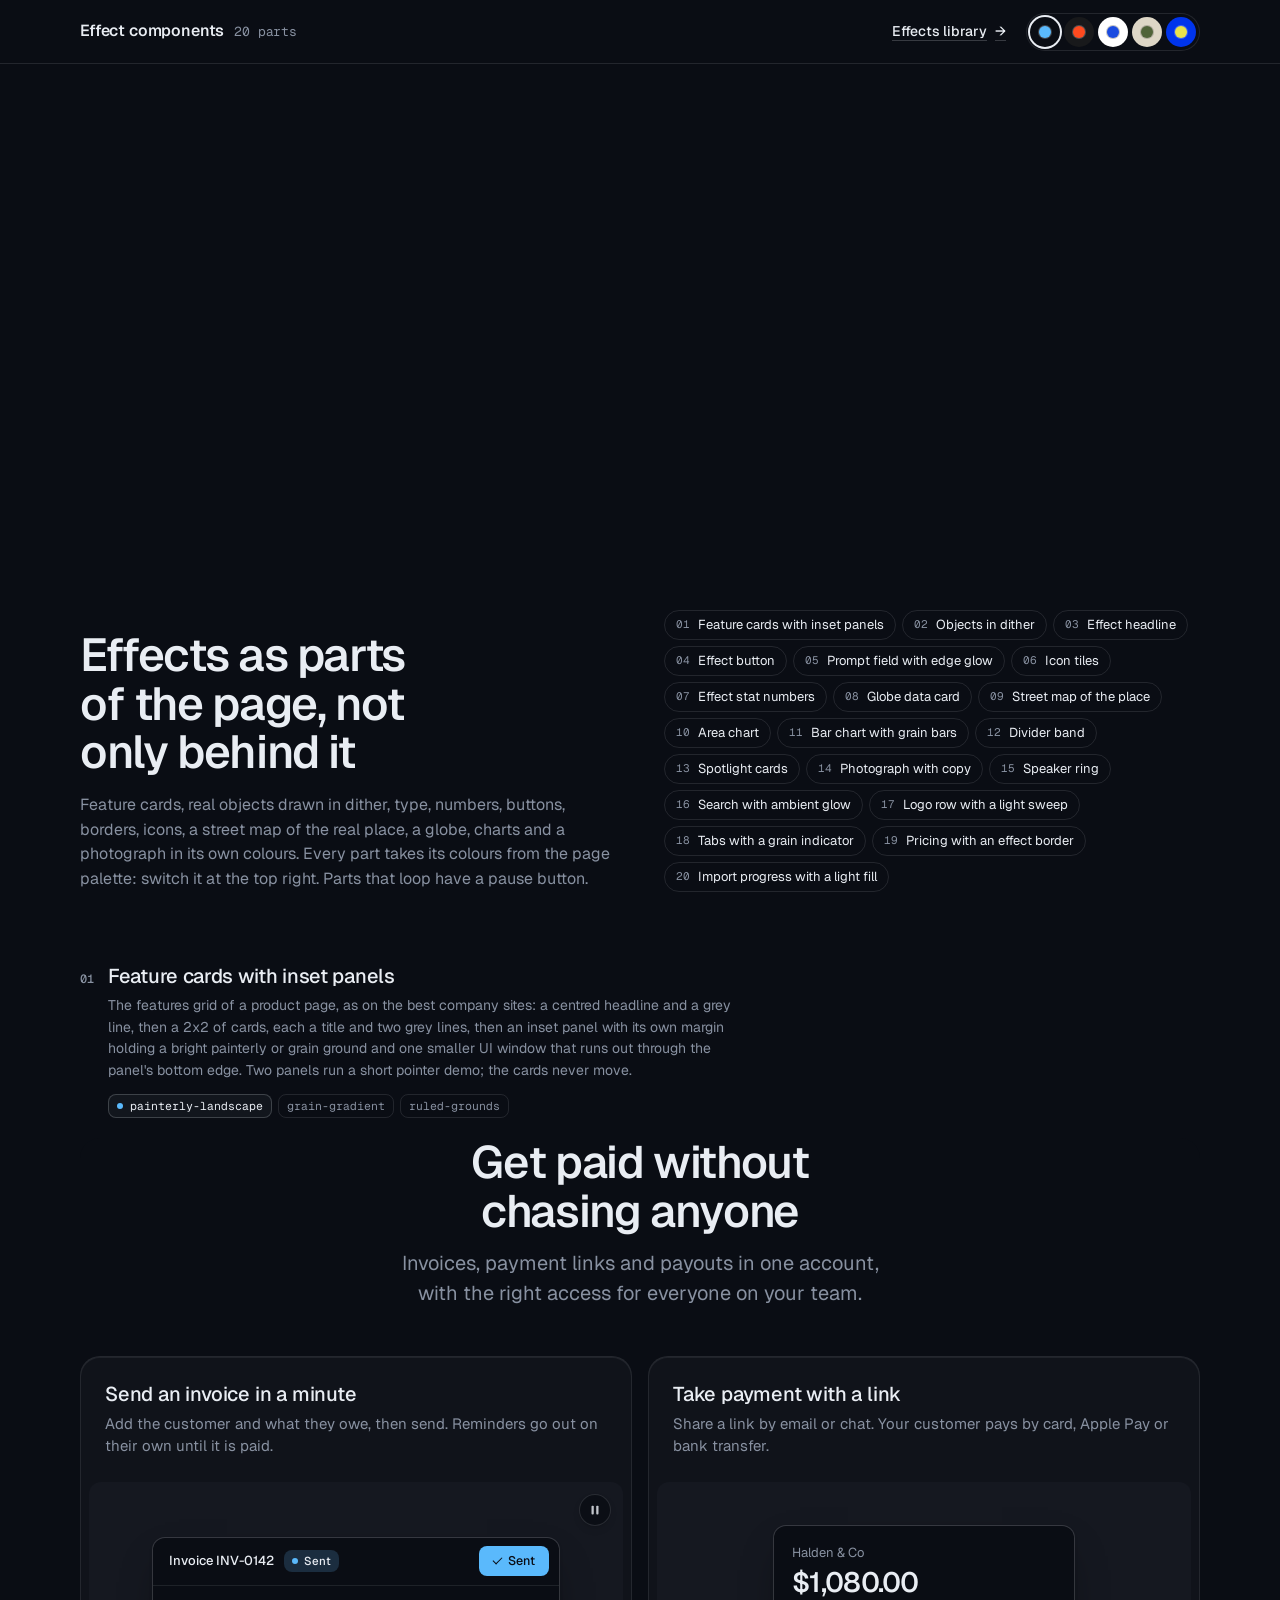
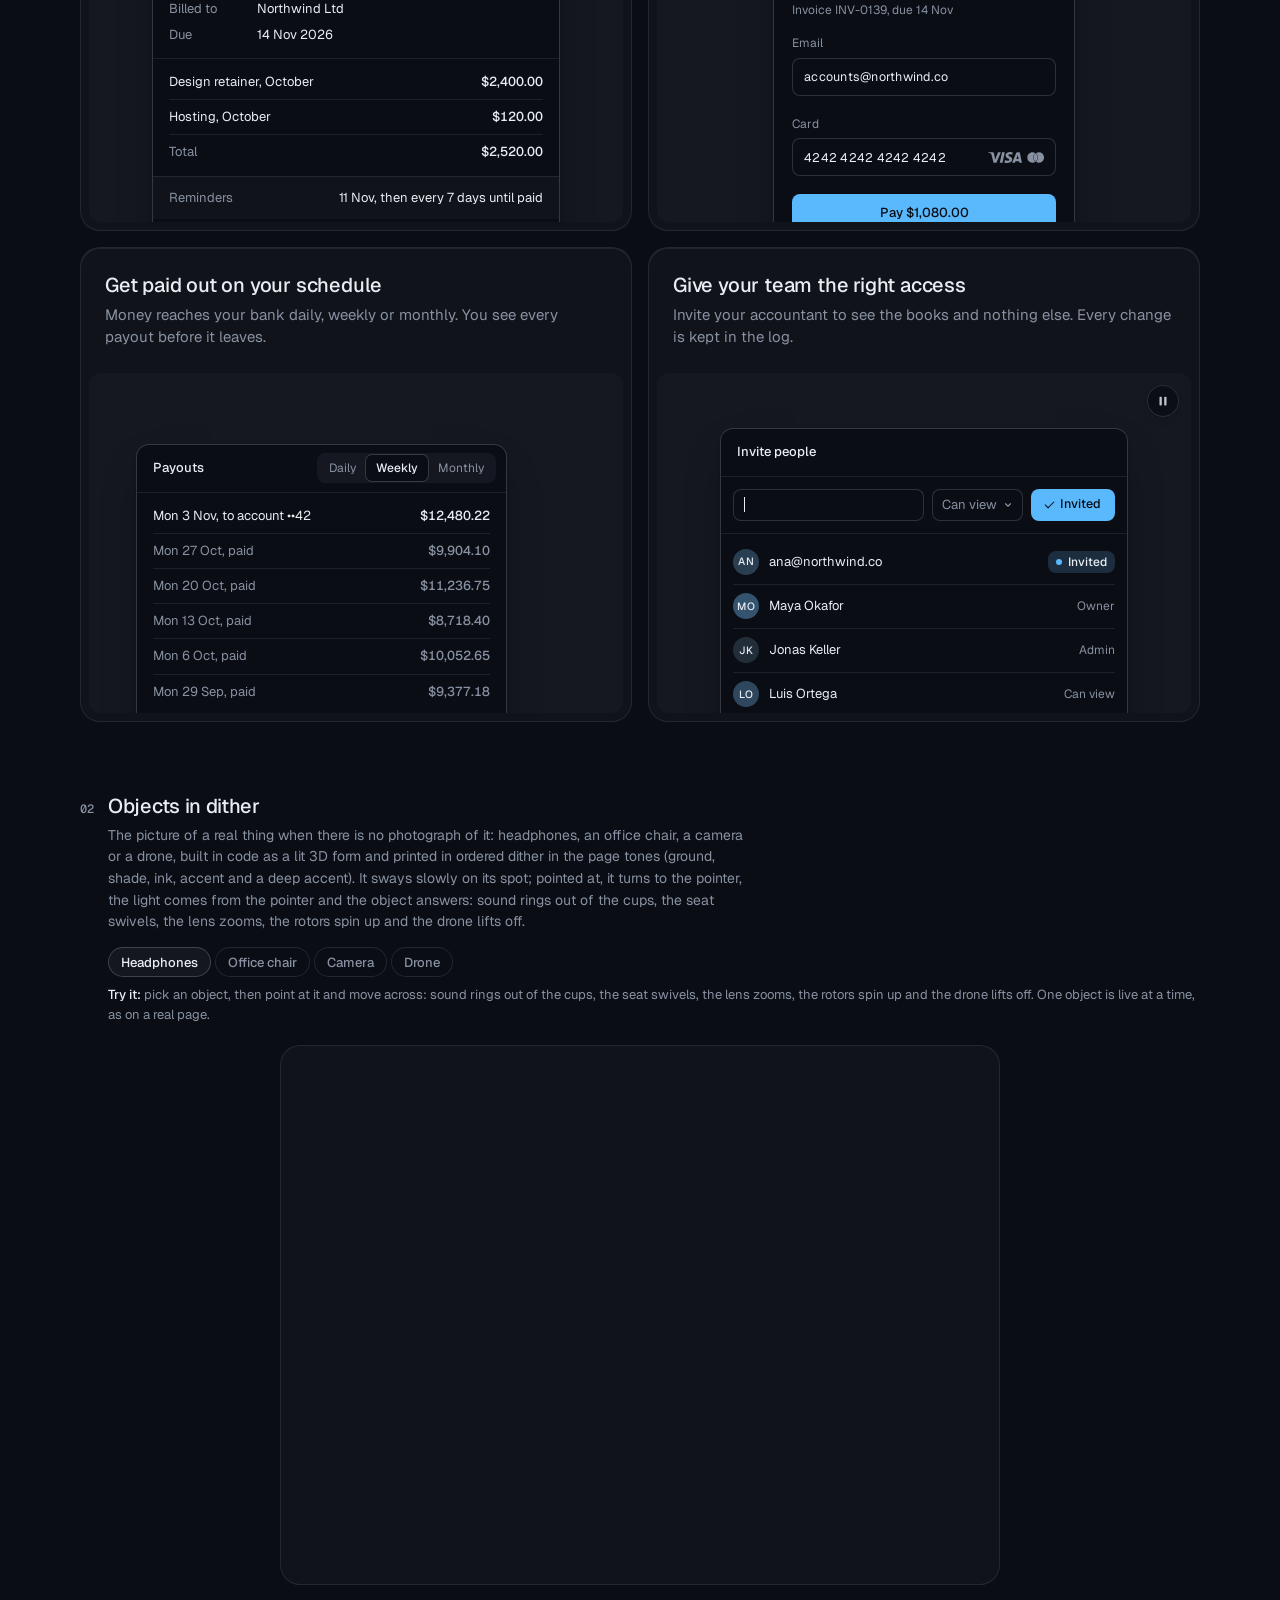
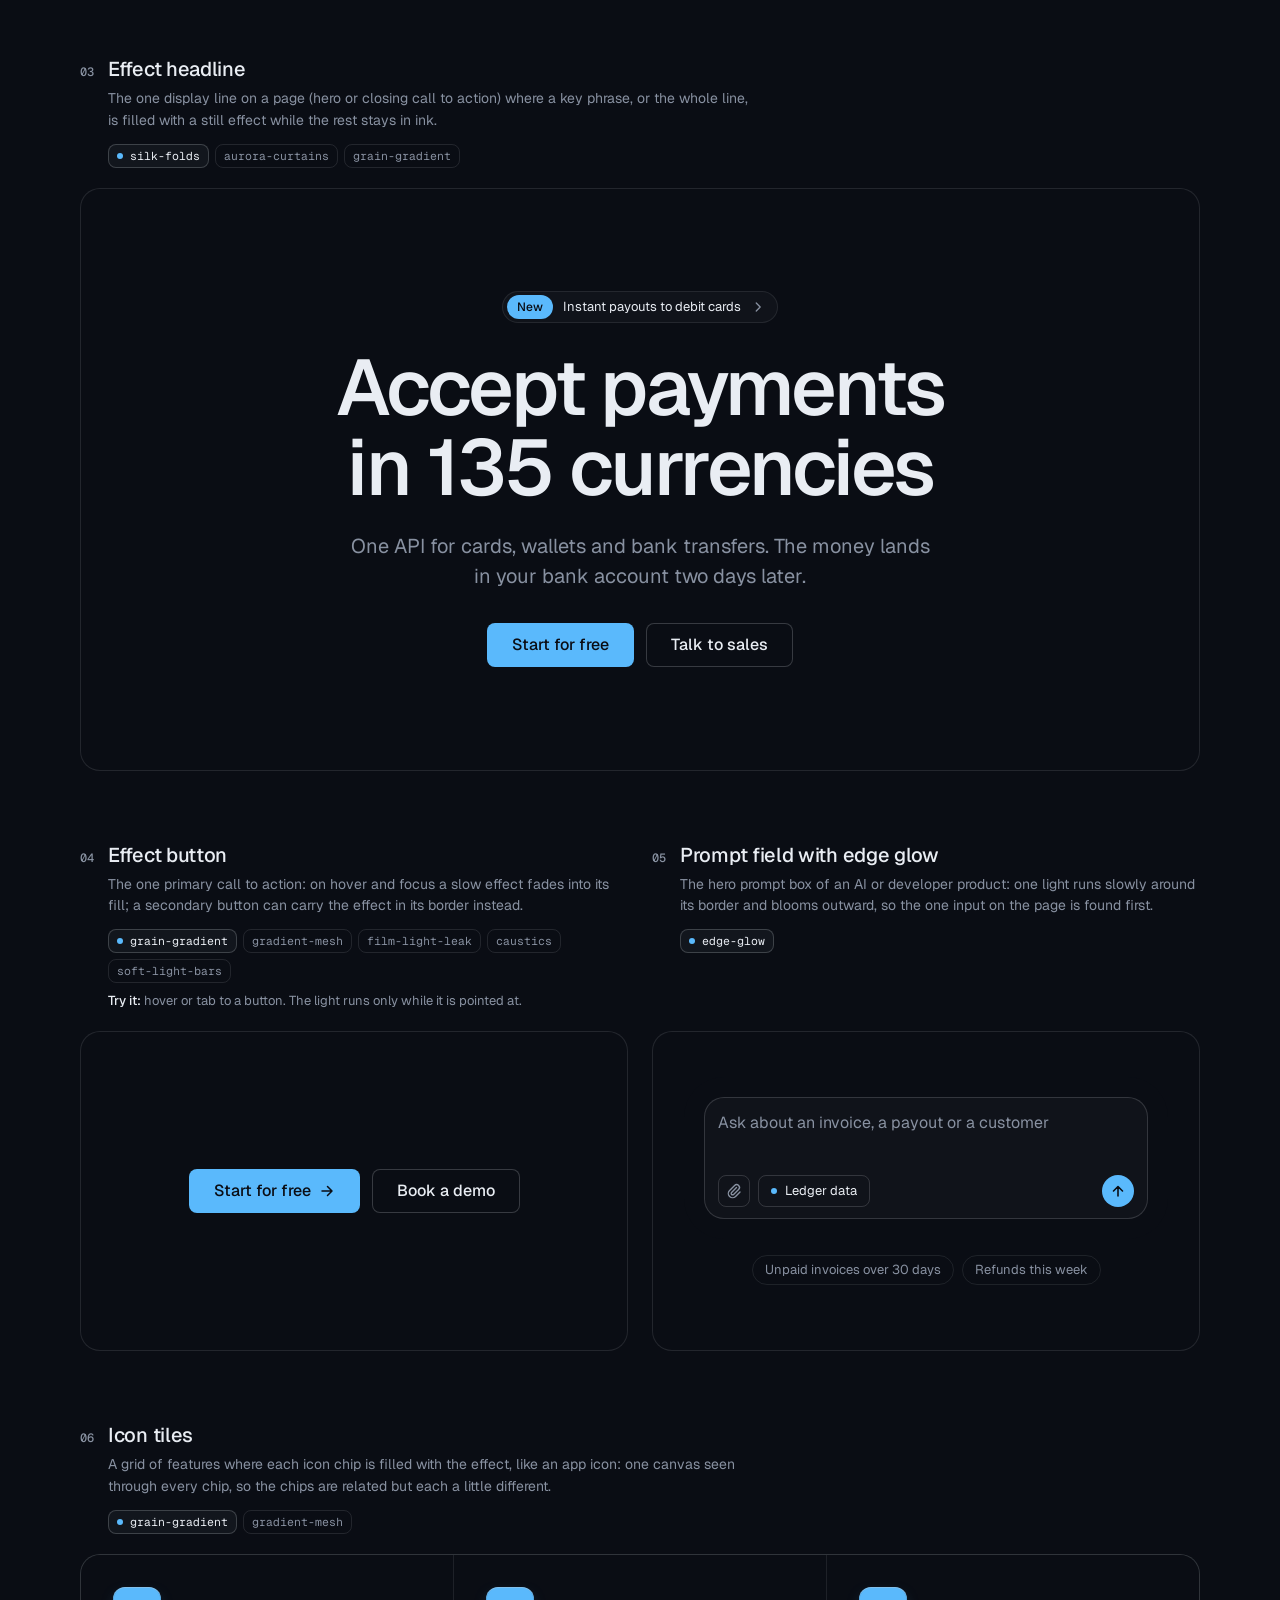
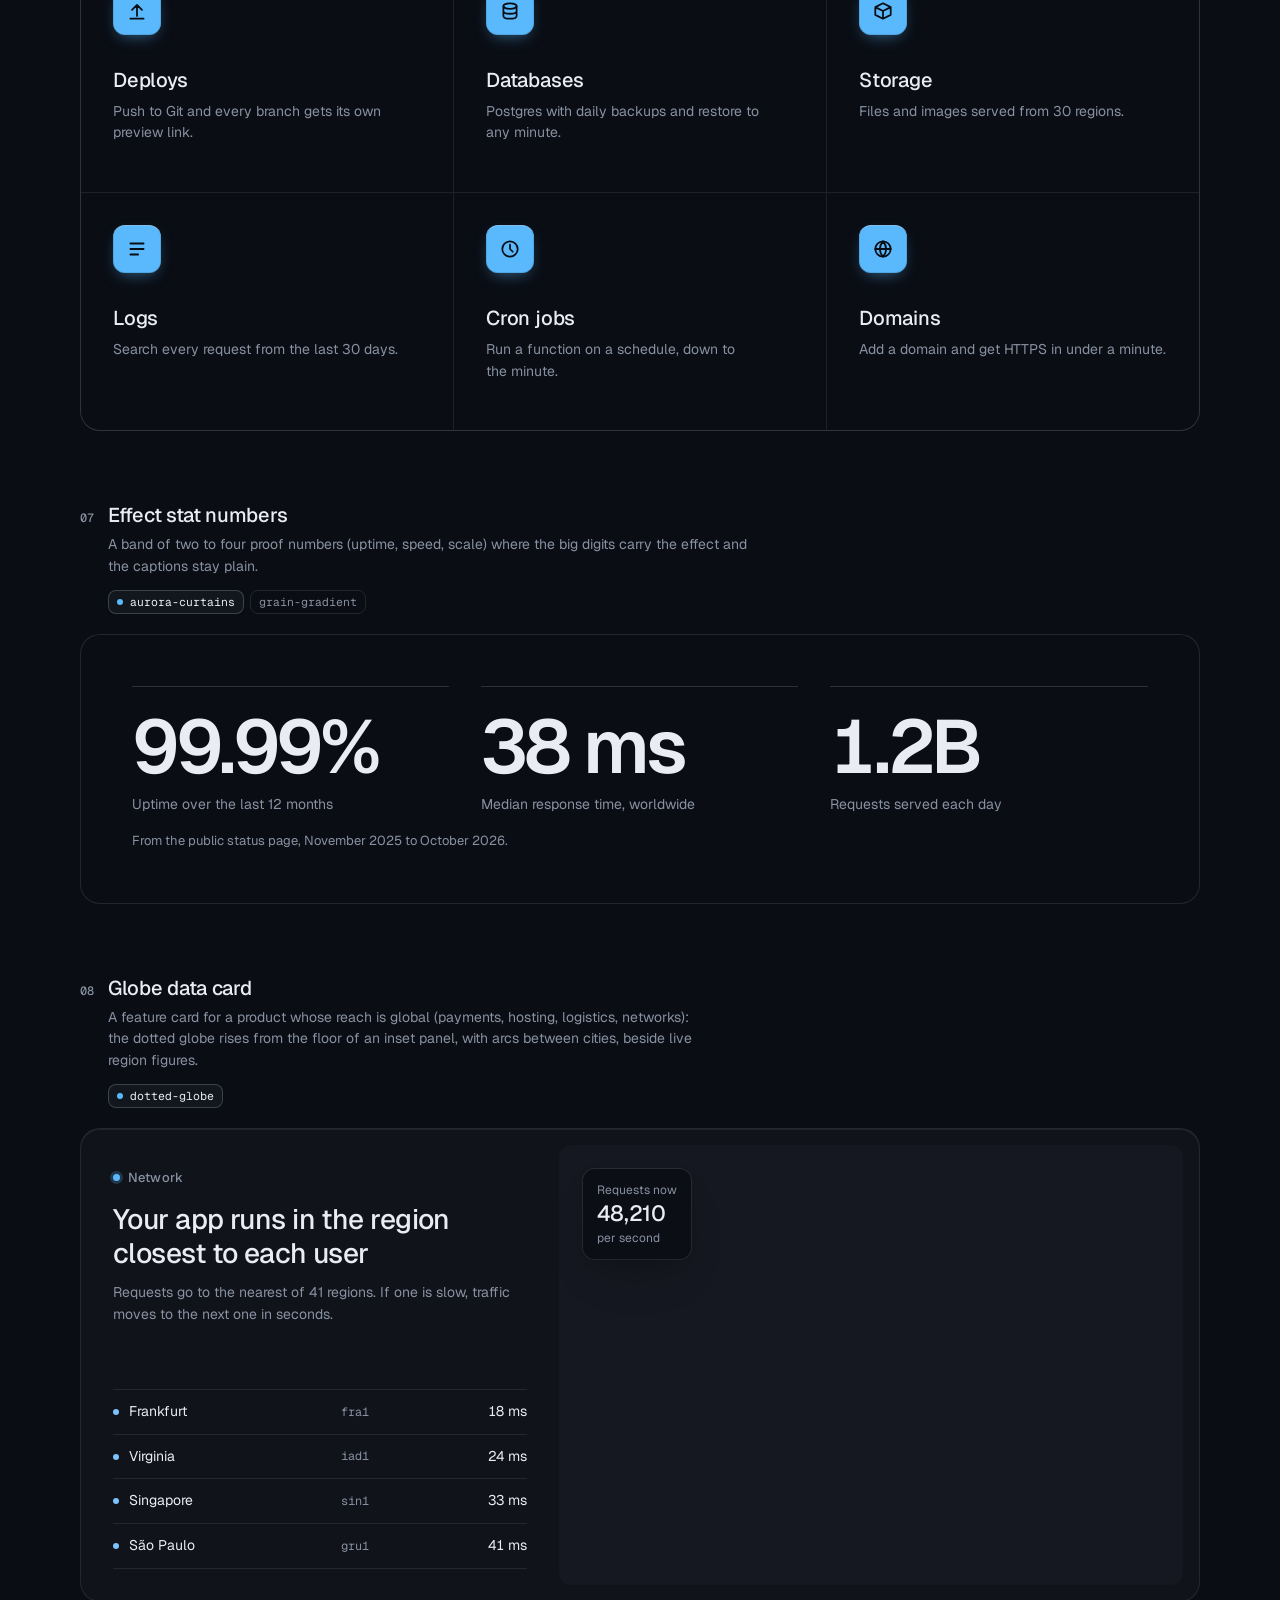
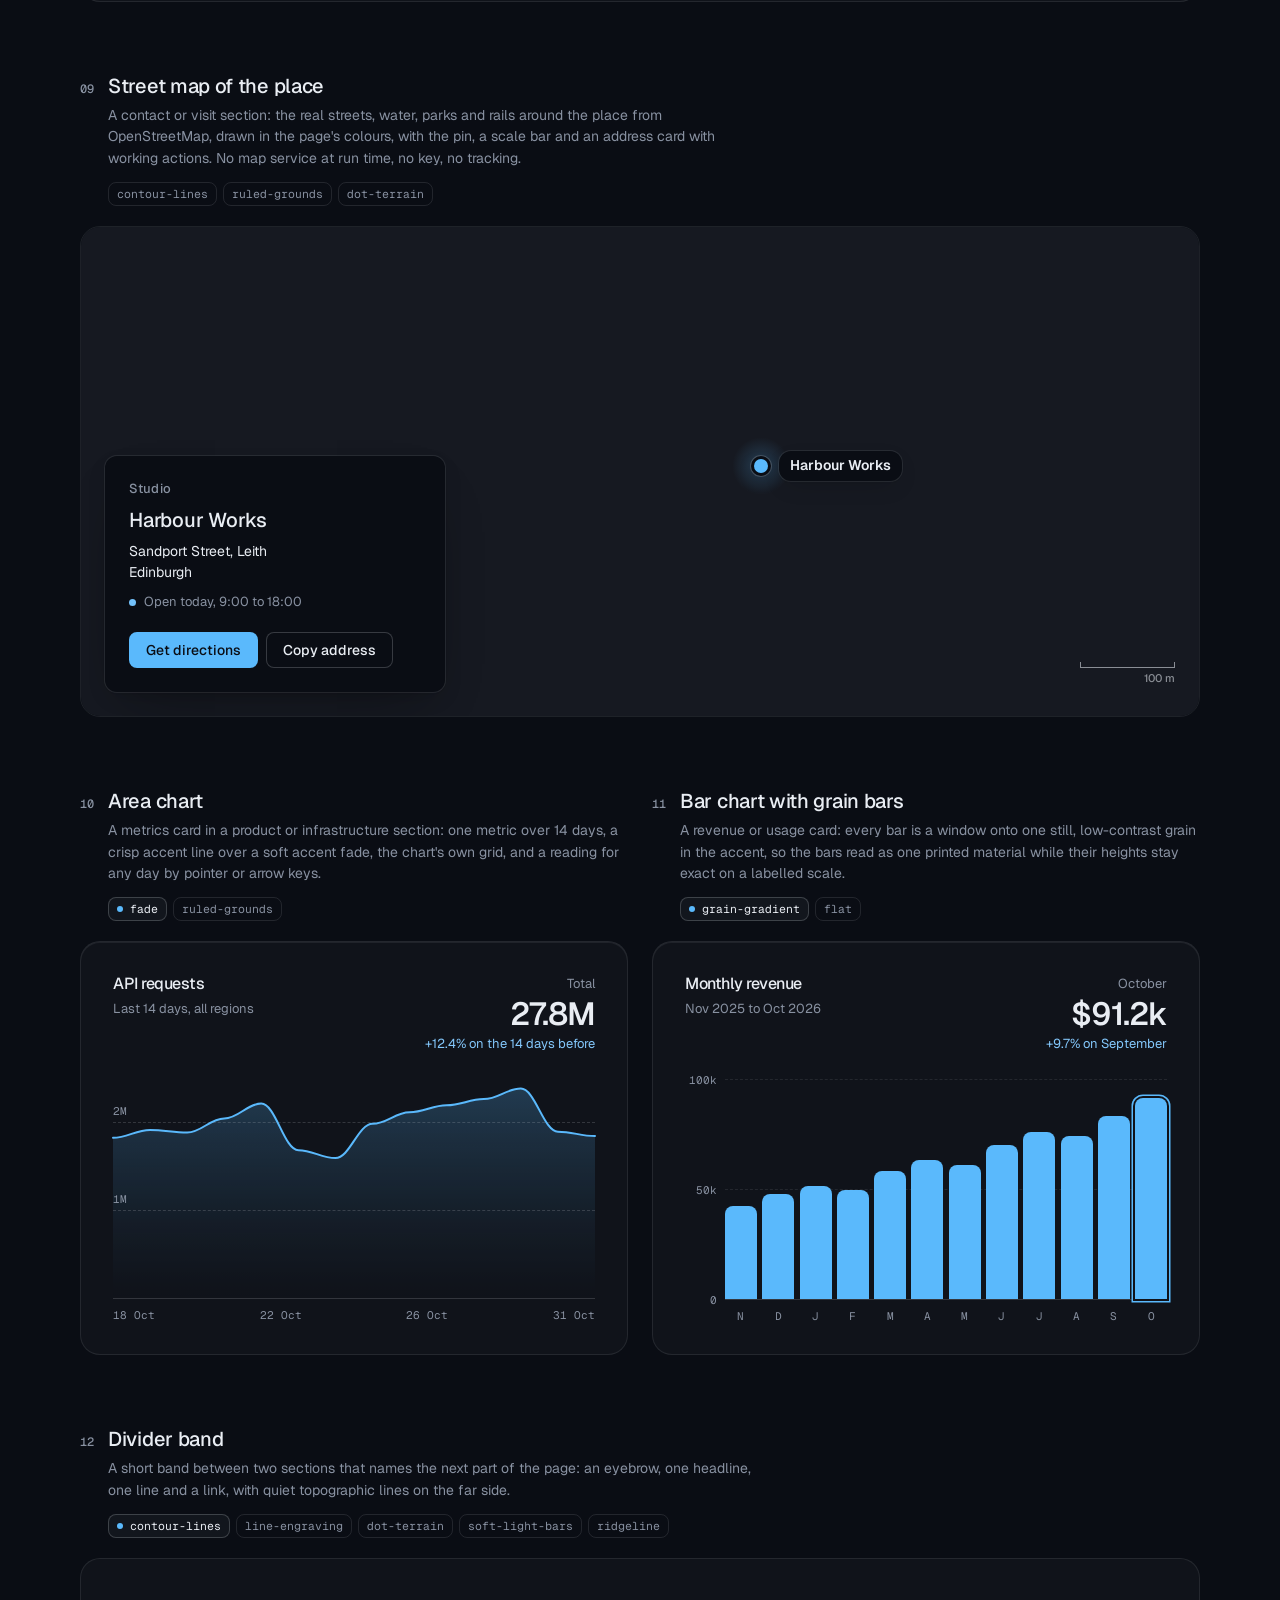
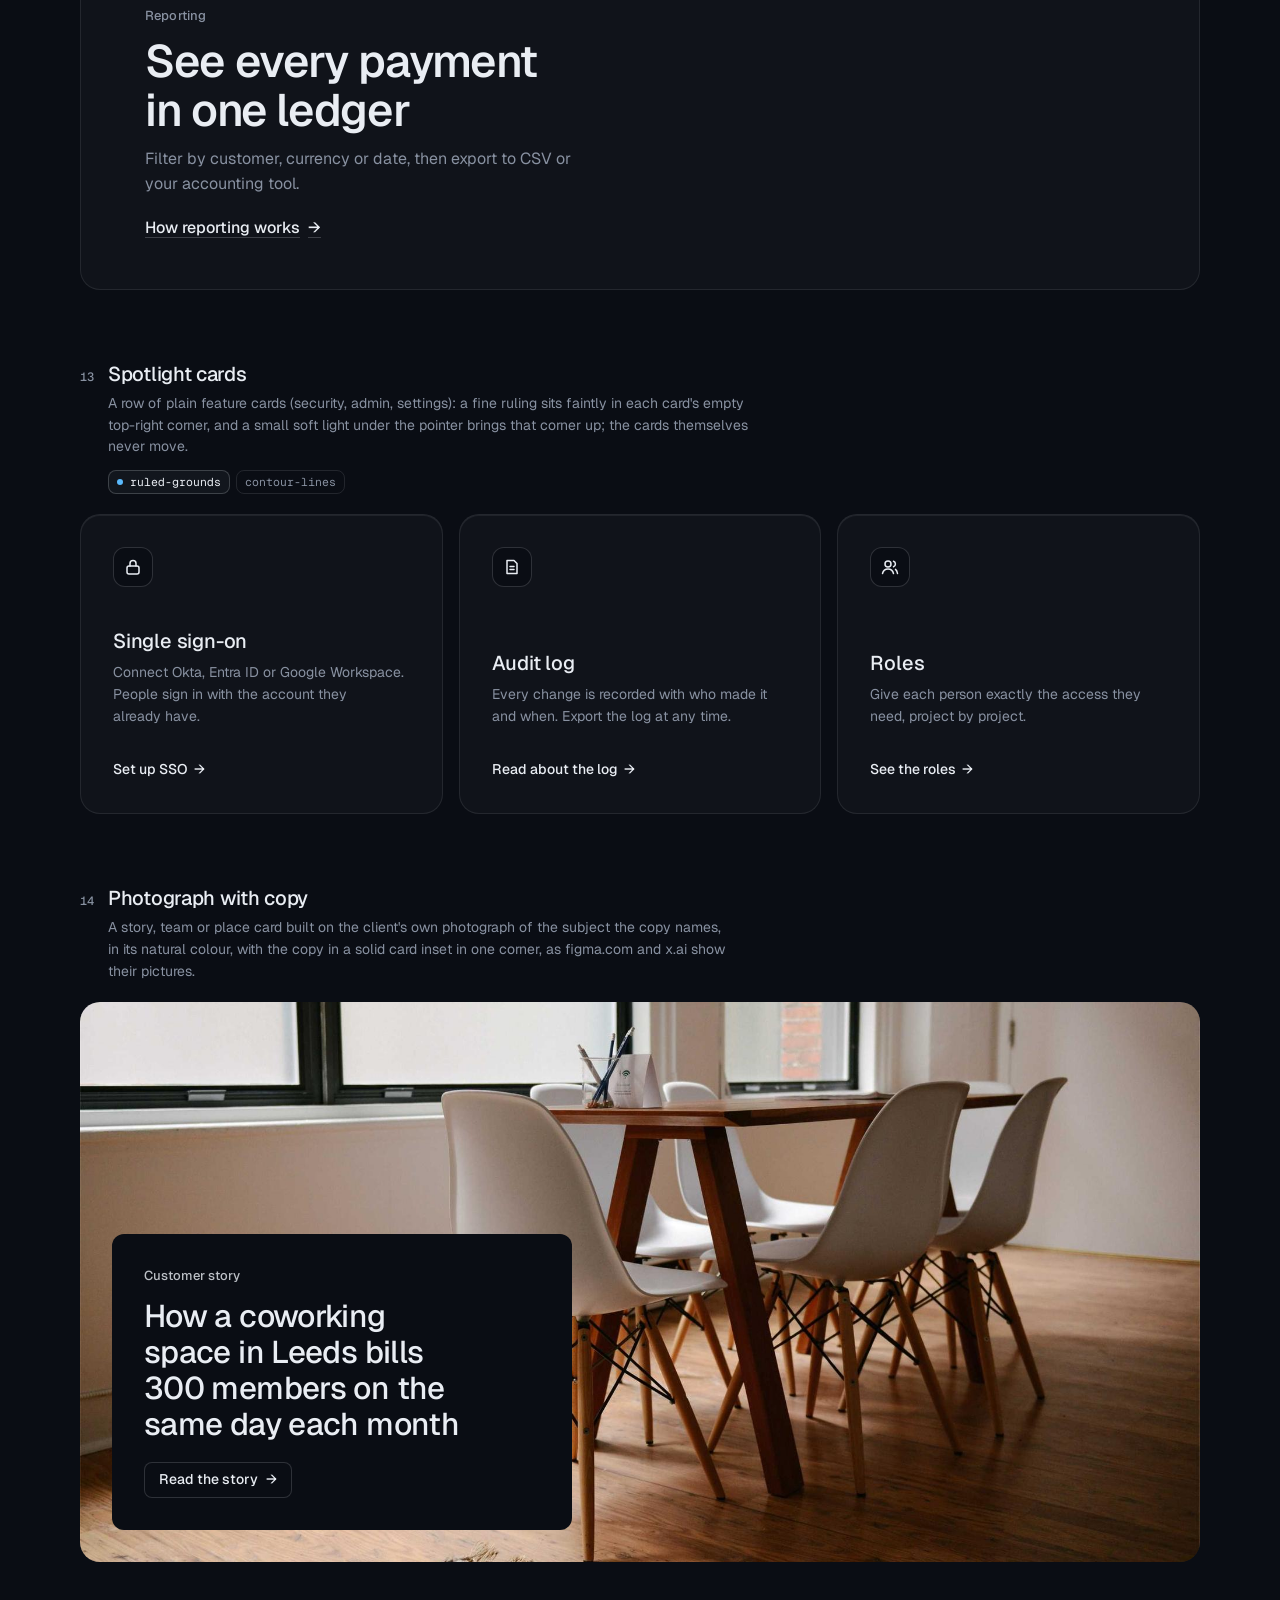
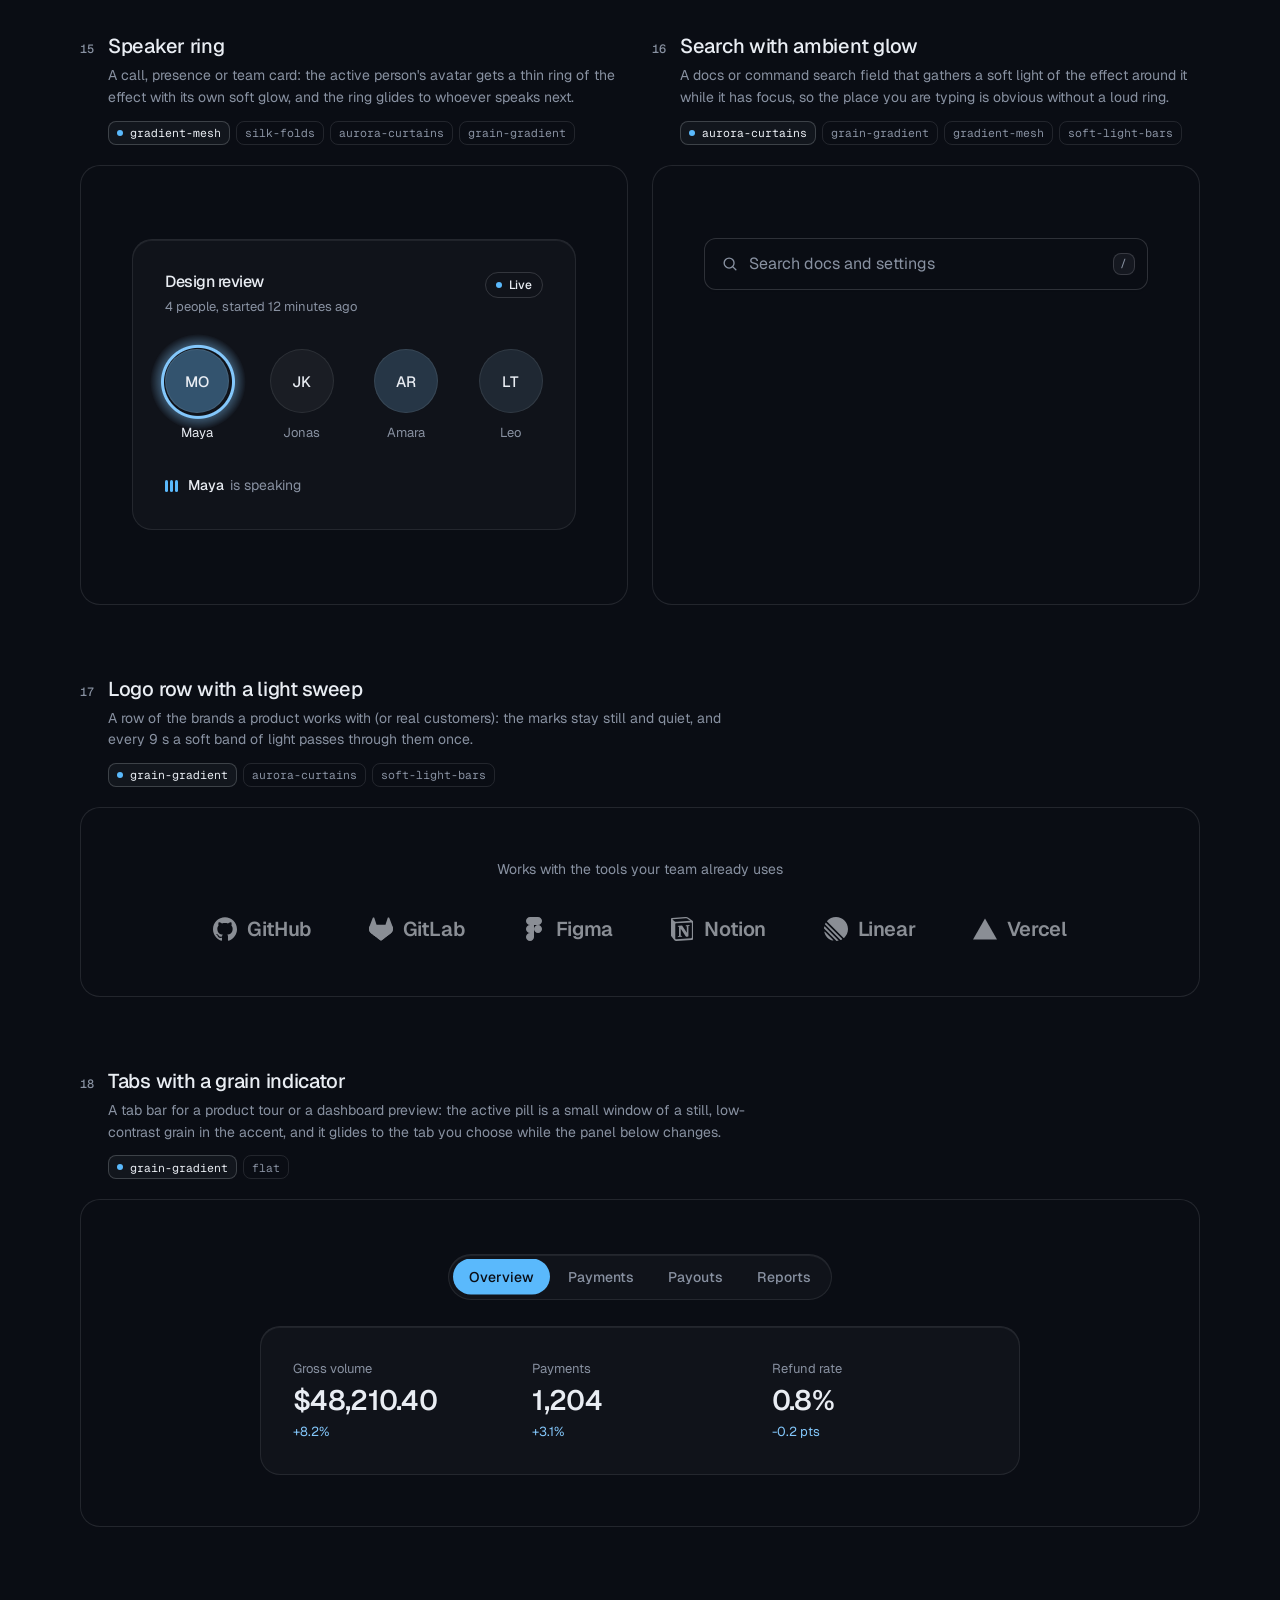
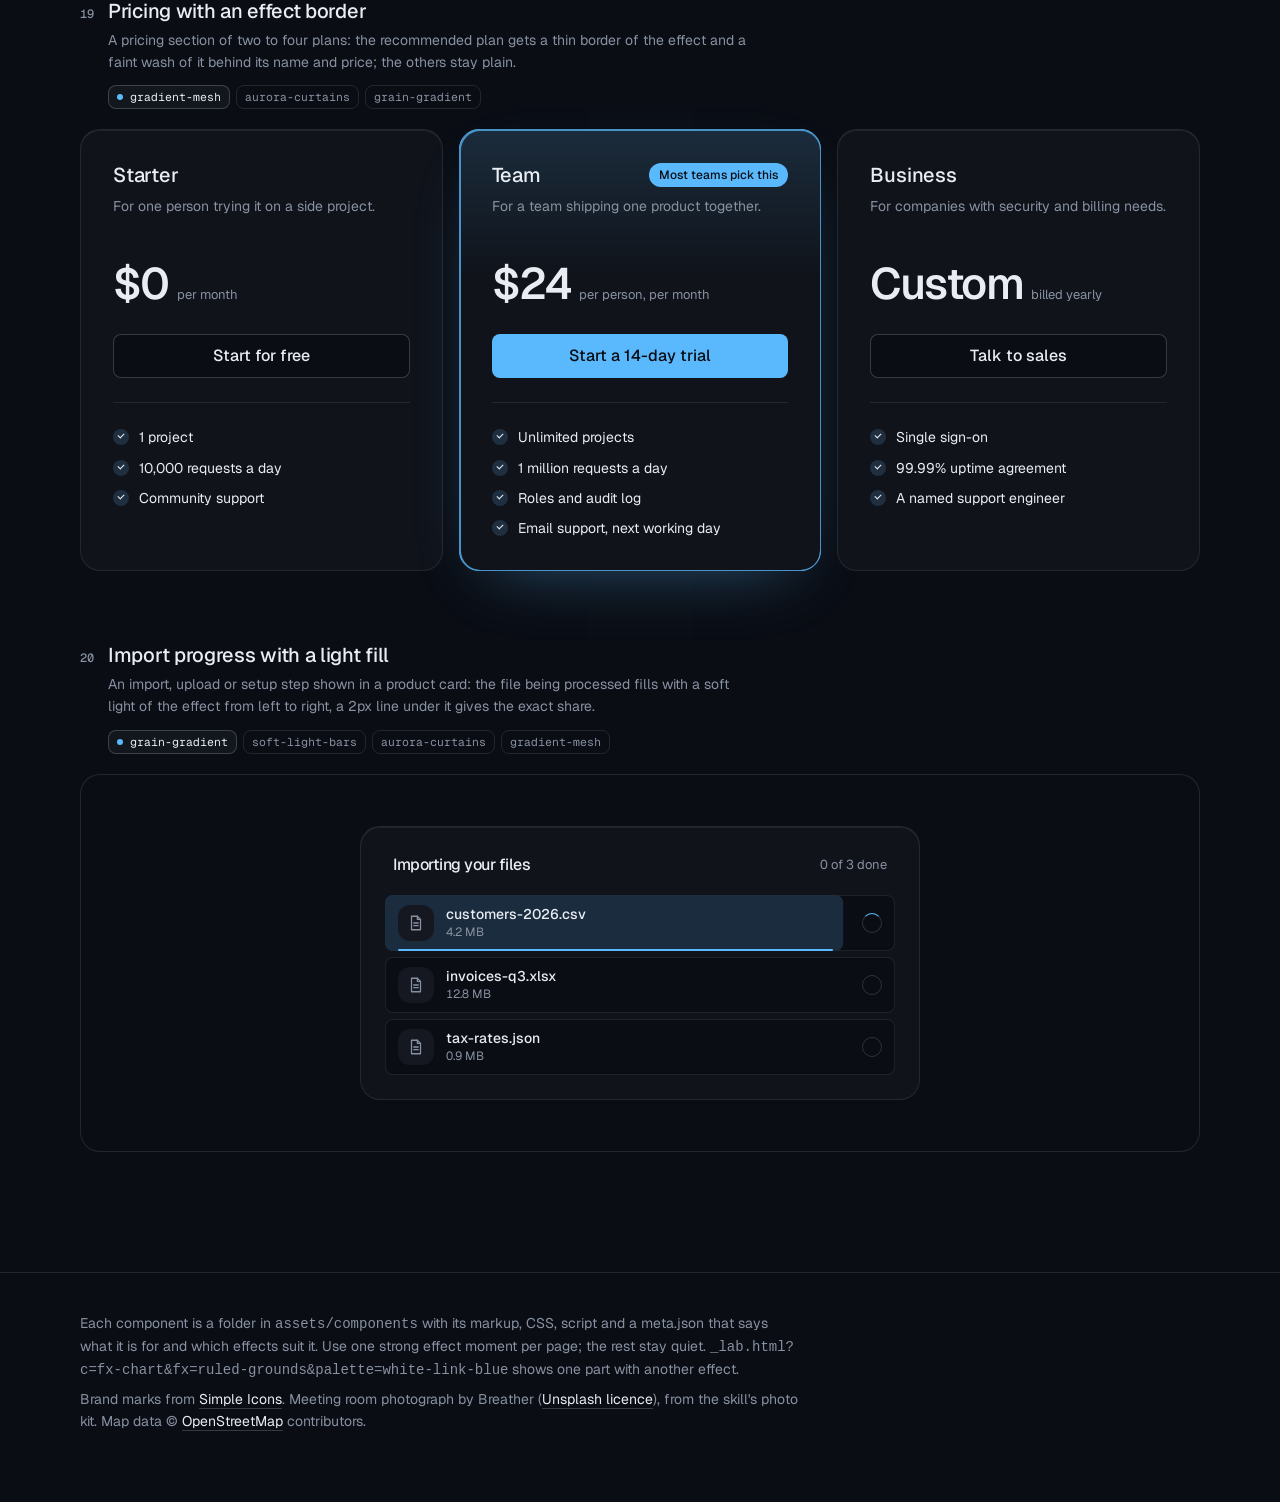
<file: assets/components/index.html>
<!doctype html>
<html lang="en" data-radius="soft">
<head>
<script>window.__tpGlMax = 16;   /* a gallery shows many live effects at once; a page of a site keeps the default 4 (fx.js) */</script>
<meta charset="utf-8">
<meta name="viewport" content="width=device-width, initial-scale=1">
<title>Effect components</title>
<link rel="preconnect" href="https://fonts.googleapis.com">
<link rel="preconnect" href="https://fonts.gstatic.com" crossorigin>
<link href="https://fonts.googleapis.com/css2?family=Geist:wght@100..900&family=Geist+Mono:wght@400..600&display=swap" rel="stylesheet">
<link rel="stylesheet" href="../system.css">
<link rel="stylesheet" href="./base.css">
<style>
  :root {
    --font-display: "Geist", system-ui, sans-serif;
    --font-text: "Geist", system-ui, sans-serif;
    --font-mono: "Geist Mono", ui-monospace, monospace;
    --display-weight: 560;
    --display-tracking: -0.03em;
    --container: 1200px;
  }
  body { min-height: 100vh; }
  .top {
    position: sticky; top: 0; z-index: 50; height: 64px; background: var(--bg);
    border-bottom: 1px solid var(--line);
  }
  .top .container { height: 100%; display: flex; align-items: center; justify-content: space-between; gap: 16px; }
  .brand { display: flex; align-items: center; gap: 10px; font-weight: 560; letter-spacing: -0.01em; }
  .brand small { font: 400 13px/1 var(--font-mono); color: var(--muted); }
  .top nav { display: flex; align-items: center; gap: 20px; }
  .top nav a.link { font-size: 14px; }
  .swatches { display: flex; gap: 4px; padding: 3px; border: 1px solid var(--line); border-radius: 999px; background: var(--bg); }
  .swatches button {
    width: 30px; height: 30px; border-radius: 999px; border: 0; padding: 0; cursor: pointer; position: relative;
    background: var(--sw-bg);
  }
  .swatches button::after {
    content: ""; position: absolute; inset: 9px; border-radius: 999px; background: var(--sw-accent);
    box-shadow: 0 0 0 1px color-mix(in oklab, var(--sw-ink) 25%, transparent);
  }
  .swatches button[aria-pressed="true"] { box-shadow: 0 0 0 2px var(--ink); }
  .swatches button:focus-visible { outline-offset: 3px; }

  .intro { padding-block: 64px 40px; display: grid; grid-template-columns: minmax(0, 6fr) minmax(0, 6fr); gap: 48px; align-items: end; }
  .intro h1 { font-size: clamp(34px, 2.2vw + 18px, 52px); line-height: 1.05; max-width: 15ch; }
  .intro p { margin-top: 16px; color: var(--muted); font-size: var(--t-body); line-height: 1.55; max-width: 52ch; }
  .index { display: flex; flex-wrap: wrap; gap: 6px; justify-content: flex-start; }
  @media (max-width: 1023px) { .intro { grid-template-columns: minmax(0, 1fr); gap: 28px; } }
  .index a {
    display: inline-flex; align-items: center; gap: 8px; height: 30px; padding: 0 11px; border-radius: 999px;
    border: 1px solid var(--line); font-size: 13px; color: var(--ink);
    transition: border-color var(--dur) var(--ease), background-color var(--dur) var(--ease);
  }
  .index a span { font-family: var(--font-mono); font-size: 11px; color: var(--muted); }
  .index a:hover { border-color: var(--line-strong); background: color-mix(in oklab, var(--ink) 4%, var(--bg)); }

  /* every part spans two rows of the list (its notes, its stage) as a subgrid, so the two parts of a
     half-width pair share one notes height and one stage height: their stages start and end level */
  .list { display: grid; grid-template-columns: repeat(2, minmax(0, 1fr)); column-gap: 24px; row-gap: 0; padding-bottom: 120px; }
  .sc { grid-column: 1 / -1; grid-row: span 2; display: grid; grid-template-rows: subgrid; row-gap: 20px; min-width: 0; scroll-margin-top: 88px; padding-top: 72px; }
  .sc:first-child { padding-top: 0; }
  .sc.is-half { grid-column: auto; }
  .sc.is-half .sc__stage:not(.is-center) { display: grid; }
  .sc__meta { display: grid; grid-template-columns: auto 1fr; column-gap: 14px; row-gap: 6px; align-items: baseline; align-content: start; }
  .sc__note { grid-column: 2; margin: 2px 0 0; font-size: 13px; color: var(--muted); }
  .sc__note::before { content: "Try it: "; color: var(--ink); font-weight: 500; }
  .sc__no { font: 500 12px/1 var(--font-mono); color: var(--muted); padding-top: 2px; }
  .sc__name { font: 500 20px/1.25 var(--font-text); letter-spacing: -0.015em; margin: 0; }
  .sc__for { grid-column: 2; color: var(--muted); font-size: 14px; line-height: 1.55; max-width: 72ch; margin: 0; }
  .sc__fx { grid-column: 2; display: flex; flex-wrap: wrap; gap: 6px; margin-top: 6px; }
  .sc__fx li {
    font: 400 11.5px/1 var(--font-mono); color: var(--muted); height: 24px; display: inline-flex; align-items: center;
    padding: 0 8px; border-radius: var(--r-sm); border: 1px solid var(--line);
  }
  .sc__fx li.is-on { color: var(--ink); border-color: var(--line-strong); background: color-mix(in oklab, var(--ink) 5%, var(--bg)); }
  .sc__fx li.is-on::before { content: ""; width: 6px; height: 6px; border-radius: 99px; background: var(--accent); margin-right: 7px; }
  .sc__stage {
    position: relative; min-width: 0; border: 1px solid var(--line); border-radius: var(--r-lg);
    padding: clamp(20px, 4vw, 56px); background: var(--bg);
  }
  .sc__stage.is-tall { padding-block: clamp(56px, 8vw, 120px); }
  .sc__stage.is-flush { padding: 0; border: 0; }
  .sc__stage.is-center { display: grid; place-items: center; min-height: 320px; }
  /* one object, at a size a page would give it */
  #fx-dither-object .sc__stage { display: grid; justify-items: center; }
  #fx-dither-object .cx-obj { width: min(100%, 720px); }
  .sc__pick { grid-column: 2; display: flex; flex-wrap: wrap; gap: 4px; margin-top: 8px; }
  .sc__pick button {
    height: 30px; padding: 0 12px; border-radius: 999px; border: 1px solid var(--line); background: var(--bg);
    font: 500 13px/1 var(--font-text); color: var(--muted); cursor: pointer;
  }
  .sc__pick button:hover { color: var(--ink); border-color: var(--line-strong); }
  .sc__pick button[aria-pressed="true"] { color: var(--ink); border-color: var(--line-strong); background: color-mix(in oklab, var(--ink) 6%, var(--bg)); }
  /* the search list opens below its field: leave it room inside the frame */
  #fx-search .sc__stage { min-height: 440px; place-items: start center; padding-top: 72px; }
  .sc__stage:empty::after { content: "Loading"; color: var(--muted); font-size: 13px; }

  .foot { border-top: 1px solid var(--line); padding: 40px 0 64px; color: var(--muted); font-size: 14px; }
  .foot p { max-width: 80ch; margin: 0 0 8px; }
  .foot a { color: var(--ink); text-decoration: underline; text-decoration-color: var(--line-strong); text-underline-offset: 4px; }

  @media (max-width: 899px) {
    .list { grid-template-columns: minmax(0, 1fr); }
    .sc.is-half { grid-column: 1 / -1; }
    .top nav a.link { display: none; }
  }
  @media (max-width: 639px) {
    .intro { padding-block: 48px 32px; }
    .sc { padding-top: 48px; }
    .sc__meta { grid-template-columns: 1fr; }
    .sc__no { display: none; }
    .sc__for, .sc__fx, .sc__note, .sc__pick { grid-column: 1; }
    .sc__stage.is-center { min-height: 240px; }
    .brand small { display: none; }
  }
</style>
</head>
<body>
<header class="top">
  <div class="container">
    <div class="brand">Effect components <small id="count"></small></div>
    <nav aria-label="Palette and links">
      <a class="link" href="../effects/gallery.html">Effects library</a>
      <div class="swatches" id="swatches" role="group" aria-label="Page palette"></div>
    </nav>
  </div>
</header>

<main>
  <section class="intro container">
    <div>
      <h1>Effects as parts of the page, not only behind it</h1>
      <p id="lede">Feature cards, real objects drawn in dither, type, numbers, buttons, borders, icons, a street map of the real place, a globe, charts and a photograph in its own colours. Every part takes its colours from the page palette: switch it at the top right. Parts that loop have a pause button.</p>
    </div>
    <nav class="index" id="index" aria-label="Components"></nav>
  </section>
  <div class="container list" id="list"></div>
</main>

<footer class="foot">
  <div class="container">
    <p>Each component is a folder in <code>assets/components</code> with its markup, CSS, script and a meta.json that says what it is for and which effects suit it. Use one strong effect moment per page; the rest stay quiet. <code>_lab.html?c=fx-chart&amp;fx=ruled-grounds&amp;palette=white-link-blue</code> shows one part with another effect.</p>
    <p>Brand marks from <a href="https://simpleicons.org/">Simple Icons</a>. Meeting room photograph by Breather (<a href="https://unsplash.com/photos/DEdM9Vs6s8w">Unsplash licence</a>), from the skill's photo kit. Map data © <a href="https://www.openstreetmap.org/copyright">OpenStreetMap</a> contributors.</p>
  </div>
</footer>

<script type="module">
  import fx from '../effects/fx.js';

  // component id, layout and stage style, in page order
  const COMPONENTS = [
    { id: 'fx-feature-card', stage: 'is-flush' },
    { id: 'fx-dither-object', stage: 'is-flush', note: 'pick an object, then point at it and move across: sound rings out of the cups, the seat swivels, the lens zooms, the rotors spin up and the drone lifts off. One object is live at a time, as on a real page.' },
    { id: 'fx-headline', stage: 'is-tall' },
    { id: 'fx-button', half: true, stage: 'is-center', note: 'hover or tab to a button. The light runs only while it is pointed at.' },
    { id: 'fx-prompt', half: true, stage: 'is-center' },
    { id: 'fx-icon-tiles', stage: 'is-flush' },
    { id: 'fx-stat' },
    { id: 'fx-globe', stage: 'is-flush' },
    { id: 'fx-map', stage: 'is-flush' },
    { id: 'fx-chart', half: true, stage: 'is-flush' },
    { id: 'fx-bars', half: true, stage: 'is-flush' },
    { id: 'fx-band', stage: 'is-flush' },
    { id: 'fx-spotlight', stage: 'is-flush' },
    { id: 'fx-photo', stage: 'is-flush' },
    { id: 'fx-avatar', half: true, stage: 'is-center' },
    { id: 'fx-search', half: true, stage: 'is-center' },
    { id: 'fx-logos' },
    { id: 'fx-tabs' },
    { id: 'fx-pricing', stage: 'is-flush' },
    { id: 'fx-progress', stage: 'is-center' },
  ];

  const PALETTES = [
    { id: 'blue-black-cornflower', name: 'Night, cornflower', bg: '#0a0d14', surface: '#131824', ink: '#e9edf3', muted: '#8891a1', accent: '#5ab9fc', accentInk: '#0a0d14' },
    { id: 'graphite-safety-orange', name: 'Graphite, orange', bg: '#18191b', surface: '#222427', ink: '#eff0f1', muted: '#9c9ea3', accent: '#ff4a1f', accentInk: '#18191b' },
    { id: 'white-link-blue', name: 'White, blue', bg: '#ffffff', surface: '#f4f4f4', ink: '#111111', muted: '#6b6b6b', accent: '#1a4be0', accentInk: '#ffffff' },
    { id: 'moss-sand', name: 'Sand, moss', bg: '#ddd6c6', surface: '#d2cab8', ink: '#2a2a26', muted: '#59574e', accent: '#4f6238', accentInk: '#ffffff' },
    { id: 'cobalt-field', name: 'Cobalt field', bg: '#0034eb', surface: '#002fd6', ink: '#ffffff', muted: '#dfe4f2', accent: '#e9e34a', accentInk: '#111111' },
  ];

  const q = new URLSearchParams(location.search);
  if (q.has('time')) fx.setClock(+q.get('time'));
  if (q.has('fallback')) fx.config.forceFallback = true;
  const only = q.get('only') ? q.get('only').split(',') : null;
  const list = document.getElementById('list');
  const index = document.getElementById('index');
  const swatches = document.getElementById('swatches');

  /*
    The budget: a laptop's integrated GPU shares its memory with everything else, so this page never
    holds more than 4 live WebGL contexts. A part is started when it comes near the viewport and
    destroyed when it leaves it; still parts draw once and free their context; fx.js frees any idle
    off-screen context past 4. liveGL() counts the contexts that are open right now.
  */
  fx.config.maxLive = 4;
  const contexts = new Set();
  let peakGL = 0;
  const getContext = HTMLCanvasElement.prototype.getContext;
  HTMLCanvasElement.prototype.getContext = function (type, ...rest) {
    const c = getContext.call(this, type, ...rest);
    if (c && /webgl/i.test(type) && !contexts.has(c)) { contexts.add(c); peakGL = Math.max(peakGL, liveGL()); }
    return c;
  };
  function liveGL() {
    for (const c of contexts) if (c.isContextLost()) contexts.delete(c);
    return contexts.size;
  }

  // the dither object: one live at a time, switched here (a real page shows one object)
  const OBJECTS = {
    headphones: ['Headphones', 'Over-ear, wireless'],
    chair: ['Office chair', 'Swivel seat on five castors'],
    camera: ['Camera', 'Mirrorless, with a zoom lens'],
    drone: ['Drone', 'Four rotors and a camera'],
  };
  let object = OBJECTS[q.get('object')] ? q.get('object') : 'headphones';
  // print (ordered dither, the default) or studio (a smooth shaded render: no picker until it is anti-aliased; ?render=studio)
  let render = q.get('render') === 'studio' ? 'studio' : 'print';

  function applyPalette(p) {
    const c = fx.color;
    const action = c.contrast(p.accent, p.bg) >= 2.2 ? p.accent : p.ink;
    const actionInk = action === p.accent ? p.accentInk : p.bg;
    const s = document.documentElement.style;
    const set = (k, v) => s.setProperty(k, v);
    set('--p-bg', p.bg); set('--p-surface', p.surface); set('--p-ink', p.ink); set('--p-muted', p.muted);
    set('--p-accent', p.accent); set('--p-accent-ink', p.accentInk); set('--p-action', action); set('--p-action-ink', actionInk);
    document.documentElement.style.colorScheme = c.isDark(p.bg) ? 'dark' : 'light';
    for (const b of swatches.children) b.setAttribute('aria-pressed', String(b.dataset.id === p.id));
  }

  async function load(entry) {
    const base = `./${entry.id}/`;
    const [meta, html, mod] = await Promise.all([
      fetch(base + 'meta.json').then(r => (r.ok ? r.json() : null)),
      fetch(base + 'component.html').then(r => (r.ok ? r.text() : null)),
      import(base + 'component.js').catch(err => { console.warn(entry.id, err); return null; }),
    ]).catch(() => [null, null, null]);
    if (!meta || !html || !mod) return null;
    const link = document.createElement('link');
    link.rel = 'stylesheet';
    link.href = base + 'component.css';
    document.head.append(link);
    await new Promise(r => { link.onload = link.onerror = r; });
    return { ...entry, meta, html, mod };
  }

  function section(e, n) {
    const s = document.createElement('section');
    s.className = 'sc' + (e.half ? ' is-half' : '');
    s.id = e.id;
    const fxList = (e.meta.effects || []).map(id => `<li class="${id === e.meta.default ? 'is-on' : ''}">${id}</li>`).join('');
    const pick = e.id === 'fx-dither-object'
      ? `<div class="sc__pick" role="group" aria-label="Object">${Object.keys(OBJECTS).map(k => `<button type="button" data-object="${k}" aria-pressed="${k === object}">${OBJECTS[k][0]}</button>`).join('')}</div>`
      : '';
    s.innerHTML = `
      <div class="sc__meta">
        <span class="sc__no">${String(n).padStart(2, '0')}</span>
        <h2 class="sc__name">${e.meta.name}</h2>
        <p class="sc__for">${e.meta.for}</p>
        ${fxList ? `<ul class="sc__fx" aria-label="Effects that suit it">${fxList}</ul>` : ''}
        ${pick}
        ${e.note ? `<p class="sc__note">${e.note}</p>` : ''}
      </div>
      <div class="sc__stage ${e.stage || ''}"></div>`;
    return s;
  }

  // the markup is placed at once (the page keeps its full height); the scripts run only near the viewport
  function markup(e) {
    const stage = e.section.querySelector('.sc__stage');
    stage.innerHTML = e.html;
    if (e.id === 'fx-dither-object') {
      const fig = stage.querySelector('.cx-obj');
      fig.dataset.cxObject = object;
      if (render === 'studio') fig.dataset.cxRender = 'studio'; else delete fig.dataset.cxRender;
      fig.querySelector('.cx-obj__stage').removeAttribute('aria-label');
    }
    return stage;
  }
  function start(e) {
    if (e.ctrl) return;
    const stage = markup(e);
    try { e.ctrl = e.mod.default(stage.firstElementChild || stage) || { destroy() {} }; } catch (err) { console.error(e.id, err); e.ctrl = { destroy() {} }; }
  }
  function stop(e) {
    if (!e.ctrl) return;
    try { e.ctrl.destroy?.(); } catch (err) { console.warn(e.id, err); }
    fx.unmountAll(e.section);
    e.ctrl = null;
  }

  function setPalette(p, entries) {
    entries.forEach(stop);
    applyPalette(p);
    try { localStorage.setItem('cx-palette', p.id); } catch (_) {}
    requestAnimationFrame(() => entries.forEach(e => (e.near ? start(e) : markup(e))));
  }

  let saved = null;
  try { saved = localStorage.getItem('cx-palette'); } catch (_) {}
  const first = PALETTES.find(p => p.id === q.get('palette')) || PALETTES.find(p => p.id === saved) || PALETTES[0];
  for (const p of PALETTES) {
    const b = document.createElement('button');
    b.type = 'button';
    b.dataset.id = p.id;
    b.title = p.name;
    b.setAttribute('aria-label', p.name);
    b.style.setProperty('--sw-bg', p.bg);
    b.style.setProperty('--sw-accent', p.accent);
    b.style.setProperty('--sw-ink', p.ink);
    swatches.append(b);
  }
  applyPalette(first);

  const wanted = COMPONENTS.filter(c => !only || only.includes(c.id));
  const entries = (await Promise.all(wanted.map(load))).filter(Boolean);
  document.getElementById('count').textContent = `${entries.length} parts`;
  entries.forEach((e, i) => {
    e.section = section(e, i + 1);
    list.append(e.section);
    markup(e);
    const a = document.createElement('a');
    a.href = '#' + e.id;
    a.innerHTML = `<span>${String(i + 1).padStart(2, '0')}</span>${e.meta.name}`;
    index.append(a);
  });
  await document.fonts.ready;
  const near = new IntersectionObserver(seen => {
    for (const en of seen) {
      const e = entries.find(x => x.section === en.target);
      if (!e) continue;
      e.near = en.isIntersecting;
      if (e.near) start(e); else stop(e);
    }
  }, { rootMargin: '10% 0px' });
  entries.forEach(e => near.observe(e.section));
  setTimeout(() => { document.documentElement.dataset.ready = '1'; }, 1500);

  swatches.addEventListener('click', ev => {
    const b = ev.target.closest('button');
    if (!b) return;
    const p = PALETTES.find(x => x.id === b.dataset.id);
    if (p) setPalette(p, entries);
  });
  list.addEventListener('click', ev => {
    const b = ev.target.closest('[data-object], [data-render]');
    if (!b || !(OBJECTS[b.dataset.object] || b.dataset.render)) return;
    if (b.dataset.render) render = b.dataset.render; else object = b.dataset.object;
    b.parentElement.querySelectorAll('button').forEach(x => x.setAttribute('aria-pressed', String(x === b)));
    const e = entries.find(x => x.id === 'fx-dither-object');
    stop(e);
    if (e.near) start(e); else markup(e);
  });
  window.__cx = {
    entries,
    setPalette: id => setPalette(PALETTES.find(p => p.id === id), entries),
    setObject: k => list.querySelector(`[data-object="${k}"]`)?.click(),
    gl: () => ({ live: liveGL(), peak: peakGL, started: entries.filter(e => e.ctrl).map(e => e.id) }),
  };
</script>

</body>
</html>
</file>
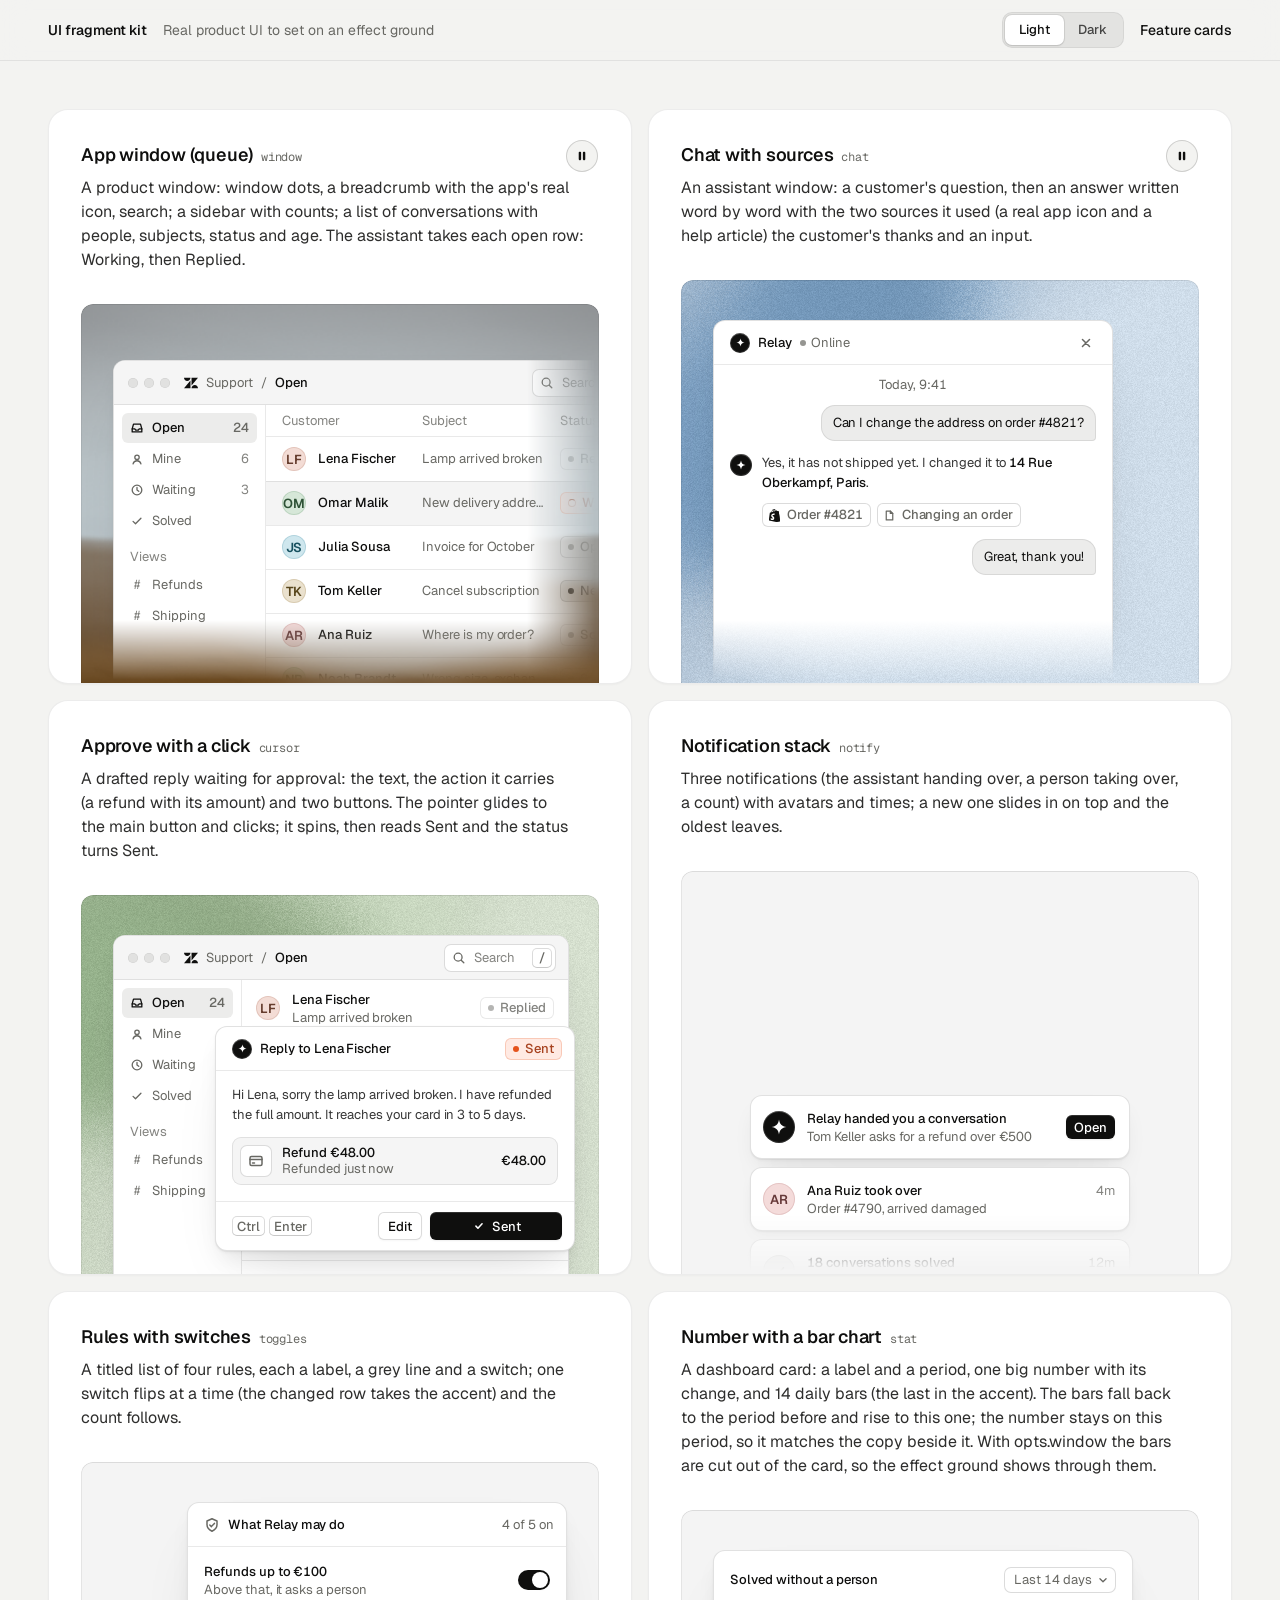
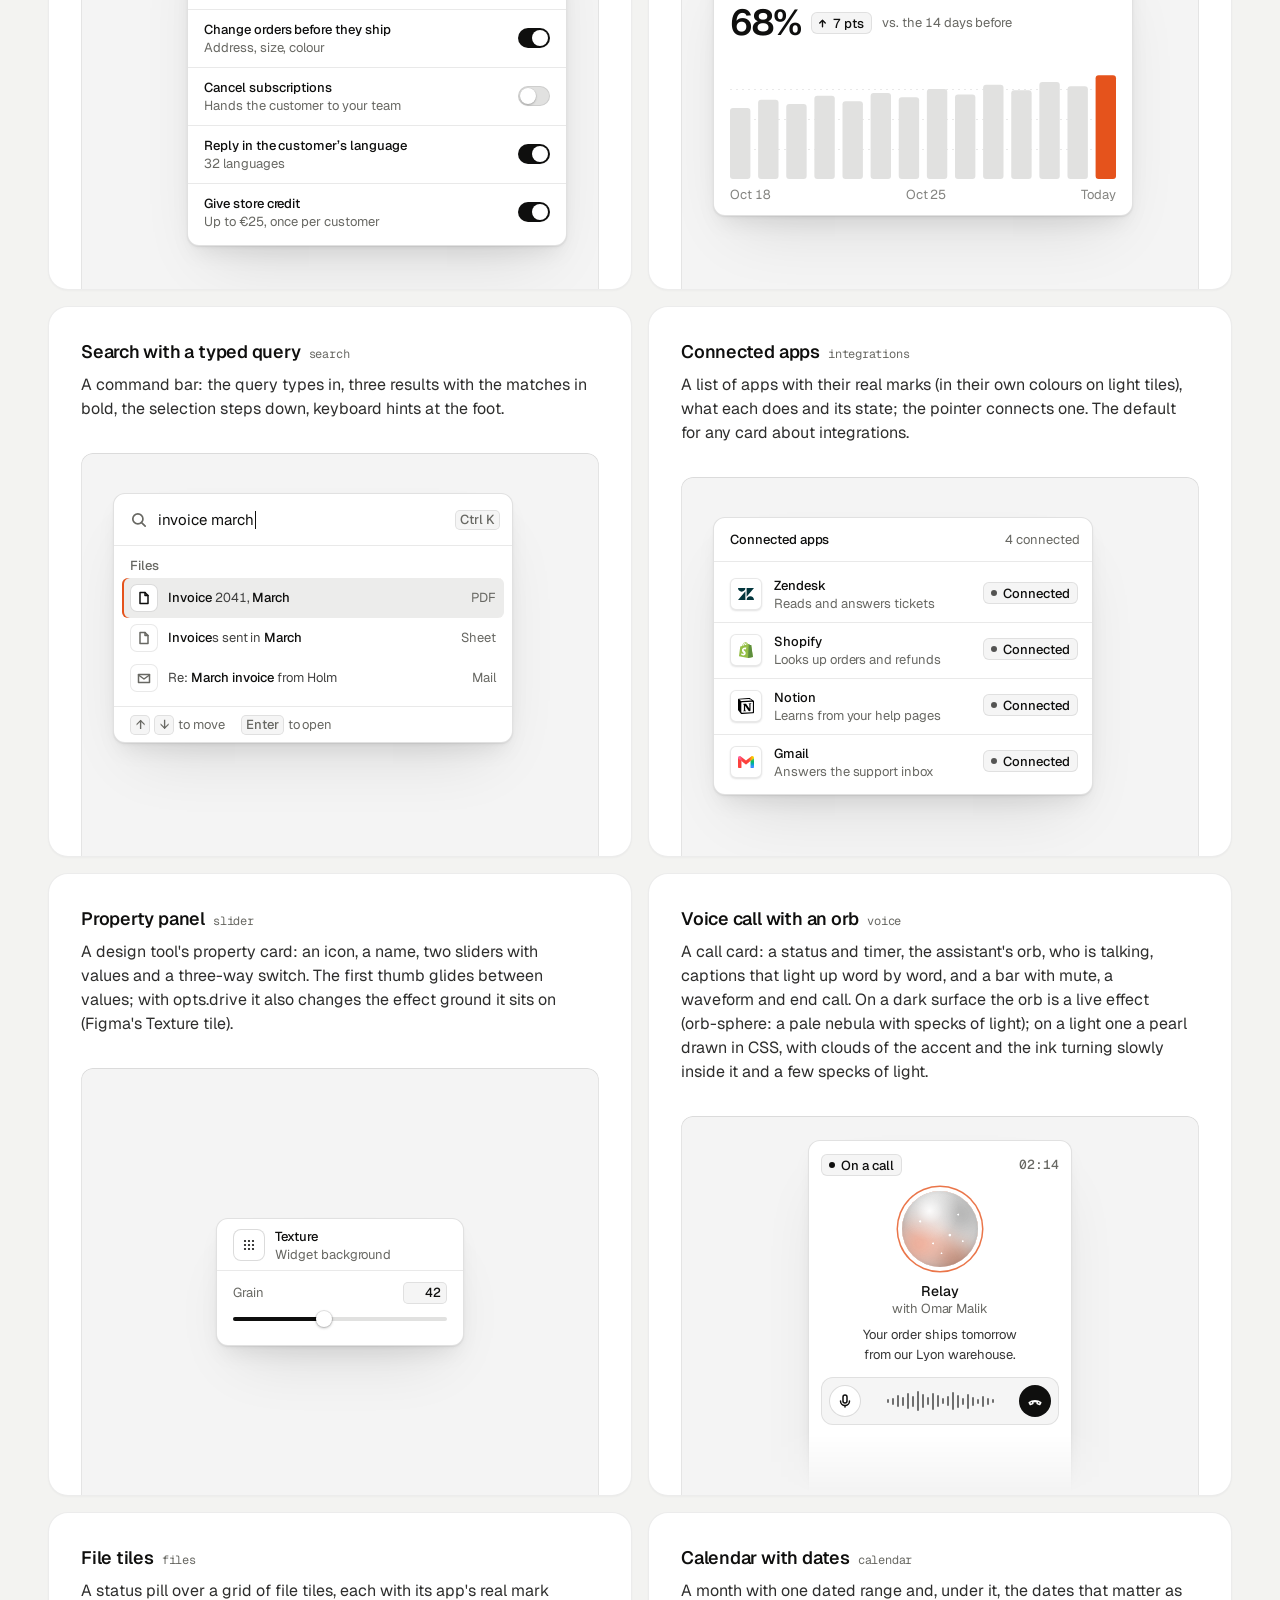
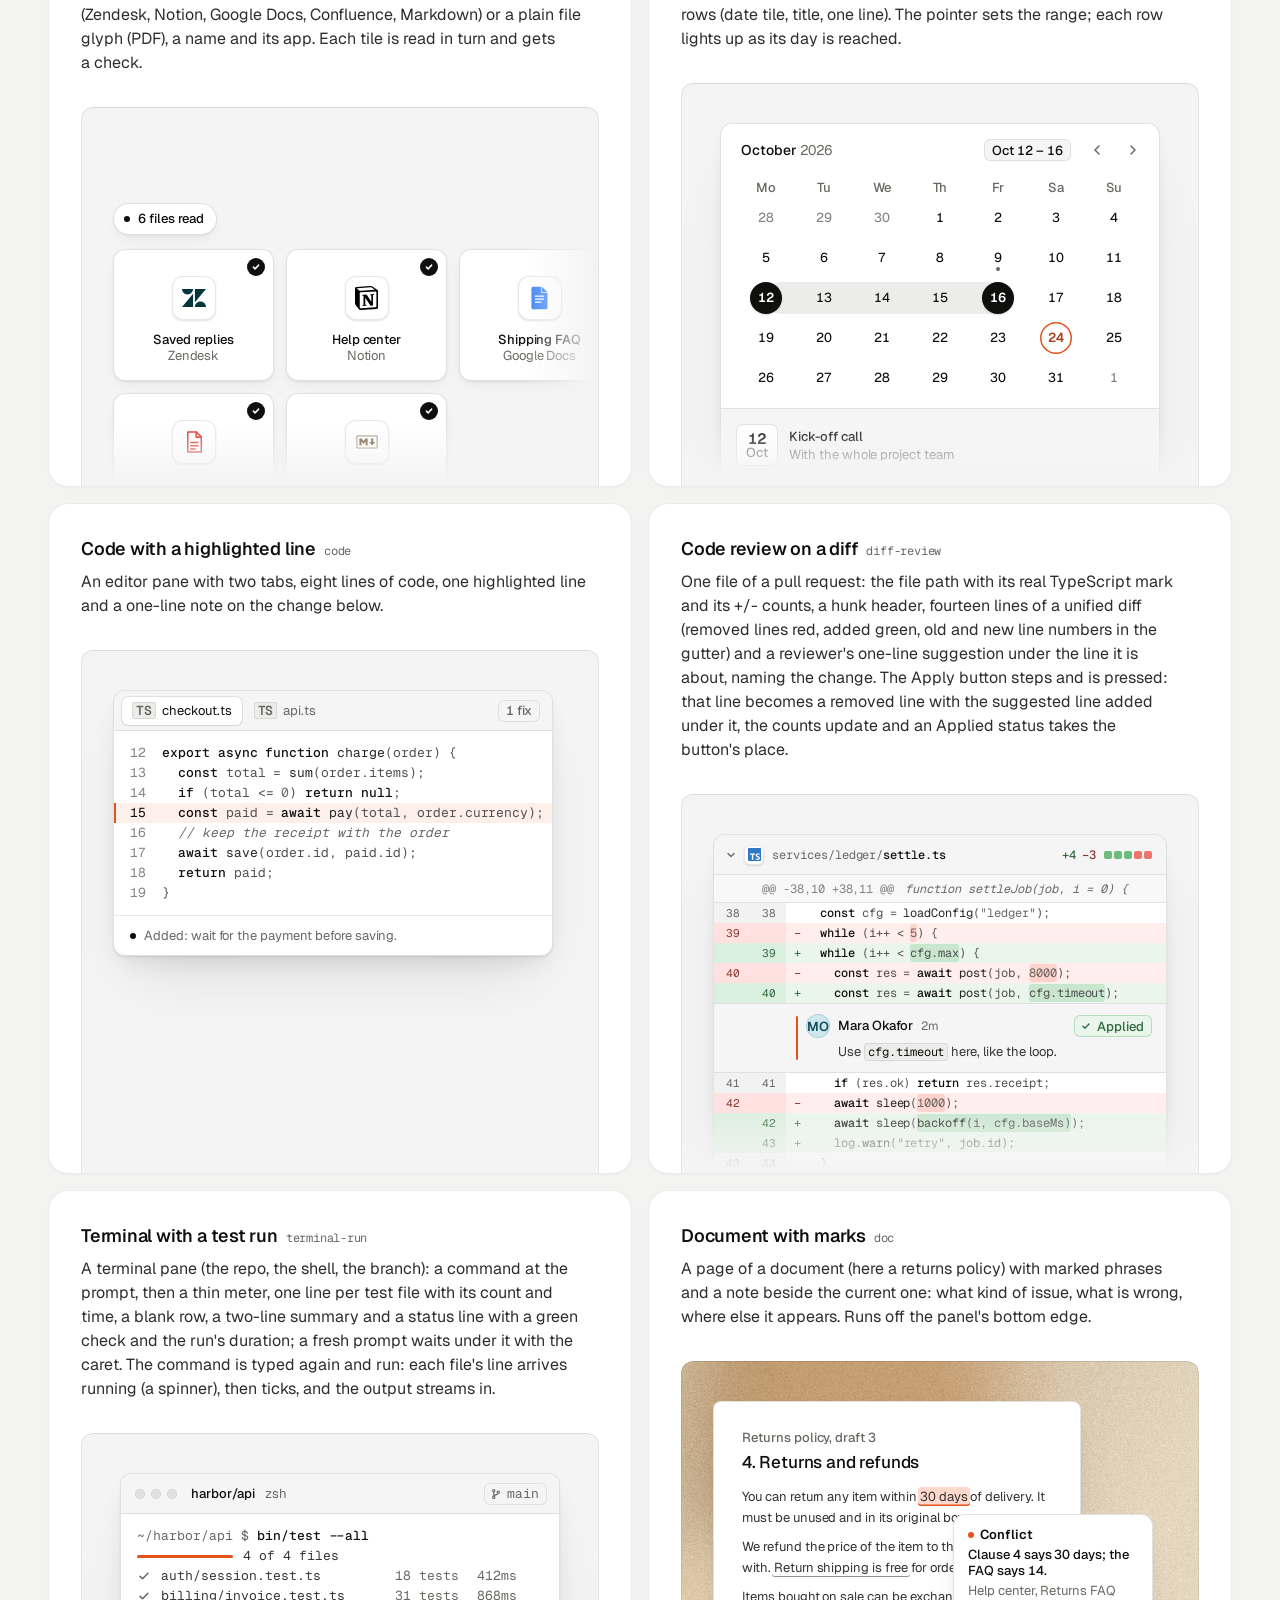
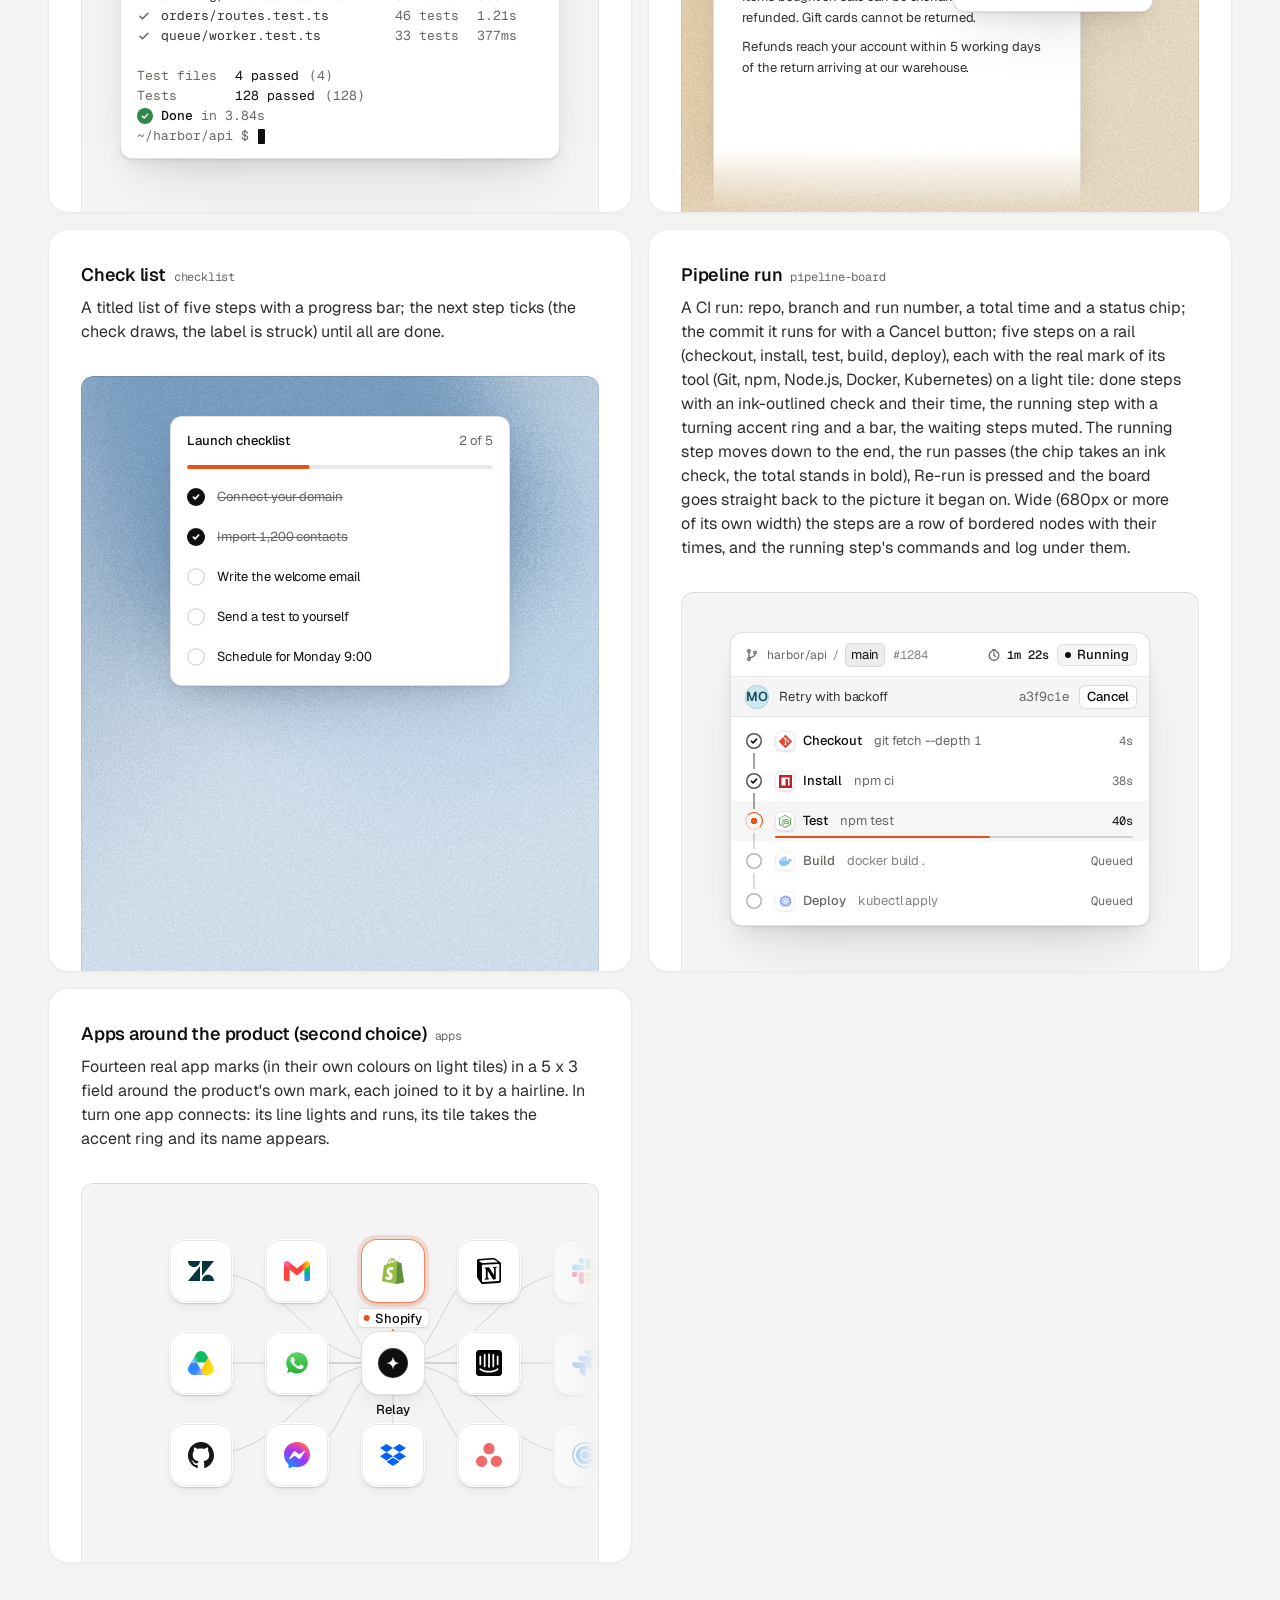
<file: assets/ui/index.html>
<!doctype html>
<html lang="en" data-theme="light">
<head>
<script>window.__tpGlMax = 16;   /* a gallery shows many live effects at once; a page of a site keeps the default 4 (fx.js) */</script>
<meta charset="utf-8">
<meta name="viewport" content="width=device-width, initial-scale=1">
<title>UI fragment kit</title>
<meta name="description" content="Nineteen pieces of real product UI from the taste-skill kit, each on an effect ground in a feature card.">
<link rel="preconnect" href="https://fonts.googleapis.com">
<link rel="preconnect" href="https://fonts.gstatic.com" crossorigin>
<link href="https://fonts.googleapis.com/css2?family=Geist:wght@300..700&family=Geist+Mono:wght@400;500&display=swap" rel="stylesheet">
<link rel="stylesheet" href="base.css">
<link rel="stylesheet" href="cards.css">
<style>
  :root { --font-text: "Geist", system-ui, sans-serif; --font-display: "Geist", system-ui, sans-serif; --font-mono: "Geist Mono", ui-monospace, monospace; }
  [data-theme="light"] { --bg: #f3f3f1; --card: #ffffff; --ink: #0f0f0e; --muted: #686863; --accent: #e5531c; --accent-ink: #ffffff; --g-bg: #e9e8e4; --g-surface: #f6f5f2; --frag: #ffffff; --warm: #c9a679; }
  [data-theme="dark"] { --bg: #070708; --card: #151517; --ink: #f2f2ef; --muted: #8f9094; --accent: #ff7a3c; --accent-ink: #120c08; --g-bg: #0e0e10; --g-surface: #1b1c1f; --frag: #1c1d20; --warm: #9c9689; }
  * { box-sizing: border-box; }
  html, body { margin: 0; }
  body { font-family: var(--font-text); background: var(--bg); color: var(--ink); -webkit-font-smoothing: antialiased; }
  .panel { --fx-bg: var(--g-bg); --fx-surface: var(--g-surface); --fx-ink: var(--ink); --fx-muted: var(--muted); --fx-accent: var(--hue, var(--warm)); --fx-accent-ink: var(--accent-ink); --calm: var(--g-bg); --p-h: 380px; }
  .top { position: sticky; top: 0; z-index: 20; background: color-mix(in oklab, var(--bg) 86%, transparent); backdrop-filter: blur(14px); -webkit-backdrop-filter: blur(14px); border-bottom: 1px solid color-mix(in oklab, var(--ink) 8%, transparent); }
  .top__in { max-width: 1232px; margin: 0 auto; padding: 0 24px; height: 60px; display: flex; align-items: center; gap: 16px; font-size: 14px; line-height: 20px; }
  .top__in strong { font-weight: 560; }
  .top__in > span { color: var(--muted); }
  .sp { flex: 1; }
  .seg { display: inline-flex; padding: 3px; border-radius: 10px; background: color-mix(in oklab, var(--ink) 6%, var(--bg)); box-shadow: inset 0 0 0 1px color-mix(in oklab, var(--ink) 6%, transparent); }
  .seg button { font: inherit; font-size: 13px; font-weight: 500; border: 0; background: none; color: color-mix(in oklab, var(--ink) 72%, var(--bg)); height: 30px; padding: 0 14px; border-radius: 7px; cursor: pointer; }
  .seg button[aria-pressed="true"] { background: var(--card); color: var(--ink); box-shadow: 0 0 0 1px color-mix(in oklab, var(--ink) 8%, transparent), 0 1px 2px rgb(0 0 0 / .1); }
  .top__in a { color: var(--ink); text-decoration: none; font-weight: 500; }
  main { max-width: 1232px; margin: 0 auto; padding: 48px 24px 96px; }
  .grid { display: grid; grid-template-columns: repeat(2, minmax(0, 1fr)); gap: 16px; }
  .card > h3 code { font: 400 12px/16px var(--font-mono); color: var(--muted); margin-left: 8px; }
  @media (max-width: 860px) { .grid { grid-template-columns: minmax(0, 1fr); } }
  @media (max-width: 600px) { main { padding: 24px 16px 64px; } .top__in { padding: 0 16px; } .top__in > span { display: none; } .panel { --p-h: 340px; } }
</style>
</head>
<body>
<header class="top">
  <div class="top__in">
    <strong>UI fragment kit</strong><span>Real product UI to set on an effect ground</span>
    <span class="sp"></span>
    <div class="seg" role="group" aria-label="Theme"><button type="button" data-mode="light" aria-pressed="true">Light</button><button type="button" data-mode="dark" aria-pressed="false">Dark</button></div>
    <a href="cards.html">Feature cards</a>
  </div>
</header>
<main><div class="grid" id="grid"></div></main>

<script type="module">
  import fx from '../effects/fx.js';
  import ui from './ui.js';
  const index = await fetch('index.json').then(r => r.json());
  // where each one sits, as its meta.json says: anchored at a corner or rising from the bottom and cut by
  // the panel's edge, or whole with 24px or more of ground round it; a fade only where an edge cuts it.
  // Only the compact slider sits in the calm middle (Figma's Texture tile); the cursor dialog is shown
  // where it belongs, over the lower-right edge of a window. [class, fade, style, opts]
  const PLACE = {
    window: ['at-corner', 'stage--fade-br', '--ay:56px'],
    chat: ['at-rise to-edge', 'stage--fade-b'],
    cursor: ['at-over', '', '--bx:24px;--by:24px'],
    notify: ['at-rise fit', 'stage--fade-b', '--ay:calc(100% - 180px);--ay-sm:calc(100% - 180px);--fit-max:380px'],
    toggles: ['at-right', ''],
    stat: ['at-corner', ''],
    search: ['at-corner', ''],
    integrations: ['at-corner', ''],
    slider: ['at-center', '', '', '{"compact":true,"drive":{"param":"grain","min":0.15,"max":0.95}}'],
    voice: ['at-rise to-edge fit', 'stage--fade-b', '--ax:max(24px, 50% - 132px);--ay:24px;--fit-max:264px'],
    files: ['at-corner wide', 'stage--fade-br', '--w:680px;--ay:96px'],
    calendar: ['at-rise fit', 'stage--fade-b', '--fit-max:440px'],
    code: ['at-corner', ''],
    'diff-review': ['at-corner fit', 'stage--fade-b', '--fit-max:480px'],
    'terminal-run': ['at-rise fit', '', '--fit-max:440px'],
    'pipeline-board': ['at-rise fit', '', '--fit-max:420px'],
    doc: ['at-corner to-edge', 'stage--fade-b'],
    checklist: ['at-rise fit', '', '--fit-max:340px'],
    apps: ['at-corner wide', 'stage--fade-br', '--w:560px;--ay:48px'],
  };
  // grounds behind UI are soft lit fields (never a line or dot pattern), on both themes: the bright
  // picture behind dark UI on the dark page, a clear step darker than white UI on the light page
  // the painting stays abstract (a mist over warm sand, level, fully soft) and shows once on the page
  const PAINT = ['painterly-landscape', { blur: 1, brush: 0.35, slope: 0, hillY: 0.3, horizon: 0.62, calm: 0.2, calmX: 0.6, calmY: 0.8, drift: 0, side: 1 }, '{"bg":"#a3b0b6","accent":"#c49a6c"}'];
  const GRAIN = ['grain-gradient', { speed: 0, grainMotion: 0, calm: 0.2, calmX: 0.5, calmY: 0.6, tint: 0.6, contrast: 0.6 }, '{"bg":"#d9ccb7","surface":"#e9e0d2","ink":"#2a2622","muted":"#6f675c","accent":"#a8794a"}'];
  const SKY = [GRAIN[0], GRAIN[1], '{"bg":"#c6d3df","surface":"#d6e0e9","ink":"#25303a","muted":"#5d6873","accent":"#3f6a92"}'];
  const SAGE = [GRAIN[0], GRAIN[1], '{"bg":"#cdd6c6","surface":"#dce3d6","ink":"#262d24","muted":"#5f6a5a","accent":"#6c8e63"}'];
  const GROUND = (m, i) => (m.name === 'slider' ? GRAIN : i === 0 ? PAINT : [GRAIN, SKY, SAGE][i % 3]);
  const q = new URLSearchParams(location.search);
  const grid = document.getElementById('grid');
  grid.innerHTML = index.fragments.map((m, i) => {
    const [at, fade, extra = '', opts = ''] = PLACE[m.name] || ['at-corner', 'stage--fade-br'];
    const [id, params, pal] = GROUND(m, i);
    const w = at === 'at-center' ? '' : ` style="--ax:32px;--ay:40px;${extra}"`;
    const o = opts ? ` data-ui-opts='${opts}'` : '';
    // the cursor is a dialog over a window's edge: the window under it holds still
    const under = m.name === 'cursor' ? `<div class="at-corner" style="--ax:32px;--ay:40px" data-ui-load="window" data-ui-opts='{"compact":true}' data-ui-still></div>` : '';
    return `<article class="card card--row"><h3>${m.title}<code>${m.name}</code></h3><p>${m.shows}</p>
      <div class="panel" data-fx="${id}" data-fx-seed="${(i + 1) * 17}" data-fx-params='${JSON.stringify(params)}' data-fx-palette='${pal}' style="--calm-k:0%">
        <div class="stage ${fade}">${under}<div class="${at}"${w}${o} data-ui-load="${m.name}"></div></div></div></article>`;
  }).join('');
  function setMode(mode) {
    document.documentElement.dataset.theme = mode;
    document.querySelectorAll('.seg button').forEach(b => b.setAttribute('aria-pressed', String(b.dataset.mode === mode)));
  }
  setMode(q.get('mode') === 'dark' ? 'dark' : 'light');
  if (q.has('t')) fx.setClock(+q.get('t'));
  // each ground is drawn once near the screen and kept as a picture (its WebGL context freed), so nineteen
  // panels need one or two contexts, not nineteen
  await Promise.all([ui.loadAll(grid), ui.grounds(grid, fx)]);
  document.documentElement.dataset.ready = '1';
  document.querySelectorAll('.seg button').forEach(b => b.addEventListener('click', async () => {
    setMode(b.dataset.mode);
    for (const el of grid.querySelectorAll('[data-ui]')) el.__ui?.repaint?.();
    await ui.grounds(grid, fx);
  }));
</script>
</body>
</html>
</file>
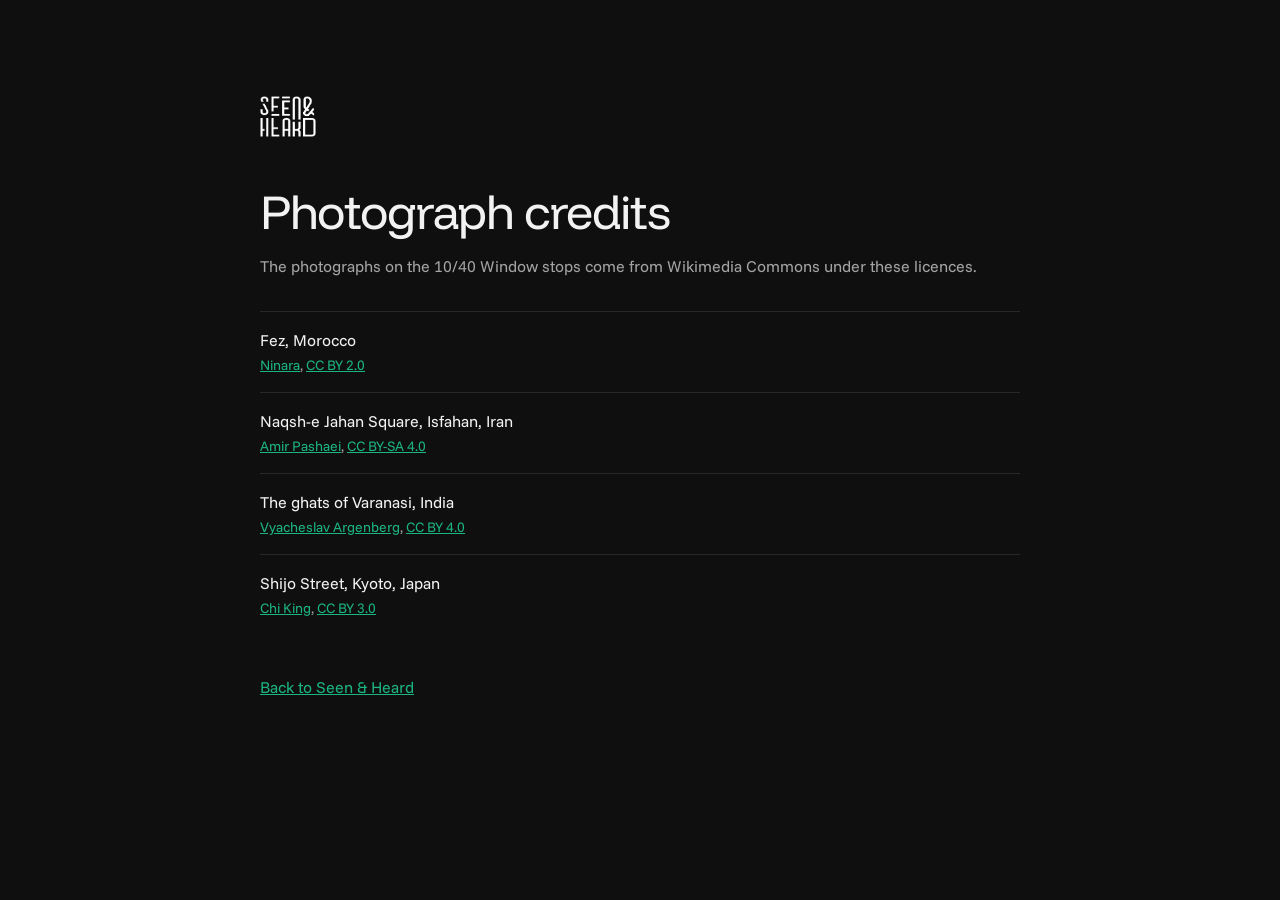
<file: credits.html>
<!doctype html>
<html lang="en">
<head>
<meta charset="utf-8">
<meta name="viewport" content="width=device-width, initial-scale=1">
<title>Seen &amp; Heard: photograph credits</title>
<meta name="description" content="The photographers, licences and source pages of the photographs on the Seen &amp; Heard website.">
<link rel="icon" href="favicon.svg" type="image/svg+xml">
<meta name="theme-color" content="#0f0f0f">
<link rel="preconnect" href="https://fonts.googleapis.com">
<link rel="preconnect" href="https://fonts.gstatic.com" crossorigin>
<link href="https://fonts.googleapis.com/css2?family=Funnel+Display:wght@400..700&family=Funnel+Sans:wght@400..600&display=swap" rel="stylesheet">
<style>
  :root { --bg: #0f0f0f; --ink: #f2f2f2; --muted: #a3a3a3; --accent: #1cb47f; color-scheme: dark; }
  * { box-sizing: border-box; }
  body { margin: 0; background: var(--bg); color: var(--ink); font: 16px/1.6 "Funnel Sans", system-ui, sans-serif; }
  .wrap { width: min(100% - 48px, 760px); margin: 0 auto; padding: 96px 0; }
  .brand { display: block; width: 56px; height: 41px; background: #fff; -webkit-mask: url(brand/wordmark.png) center / contain no-repeat; mask: url(brand/wordmark.png) center / contain no-repeat; margin-bottom: 48px; }
  h1 { font: 400 clamp(32px, 5vw, 48px)/1.1 "Funnel Display", system-ui, sans-serif; letter-spacing: -.03em; margin: 0 0 16px; }
  p { color: var(--muted); margin: 0 0 32px; }
  ul { list-style: none; margin: 0; padding: 0; }
  li { padding: 16px 0; border-top: 1px solid rgba(255,255,255,.1); }
  li span { display: block; color: var(--muted); font-size: 14px; }
  a { color: var(--accent); }
  a:focus-visible { outline: 2px solid var(--accent); outline-offset: 2px; }
  .back { display: inline-block; margin-top: 40px; }
</style>
</head>
<body>
  <main class="wrap">
    <a class="brand" href="index.html" aria-label="Seen &amp; Heard home"></a>
    <h1 id="credits-h">Photograph credits</h1>
    <p>The photographs on the 10/40 Window stops come from Wikimedia Commons under these licences.</p>
    <ul aria-labelledby="credits-h">
      <li>Fez, Morocco <span><a href="https://commons.wikimedia.org/wiki/File:F%C3%A8s,_Morocco_(318142728).jpg">Ninara</a>, <a href="https://creativecommons.org/licenses/by/2.0">CC BY 2.0</a></span></li>
      <li>Naqsh-e Jahan Square, Isfahan, Iran <span><a href="https://commons.wikimedia.org/wiki/File:Naqsh-e_Jahan_Square_from_the_gheisariye_Vault.jpg">Amir Pashaei</a>, <a href="https://creativecommons.org/licenses/by-sa/4.0">CC BY-SA 4.0</a></span></li>
      <li>The ghats of Varanasi, India <span><a href="https://commons.wikimedia.org/wiki/File:Varanasi,_India,_Ganges_River,_ghats,_temples_and_embankments.jpg">Vyacheslav Argenberg</a>, <a href="https://creativecommons.org/licenses/by/4.0">CC BY 4.0</a></span></li>
      <li>Shijo Street, Kyoto, Japan <span><a href="https://commons.wikimedia.org/wiki/File:Shijo_Street_in_evening_at_Gion.jpg">Chi King</a>, <a href="https://creativecommons.org/licenses/by/3.0">CC BY 3.0</a></span></li>
    </ul>
    <a class="back" href="index.html">Back to Seen &amp; Heard</a>
  </main>
</body>
</html>
</file>
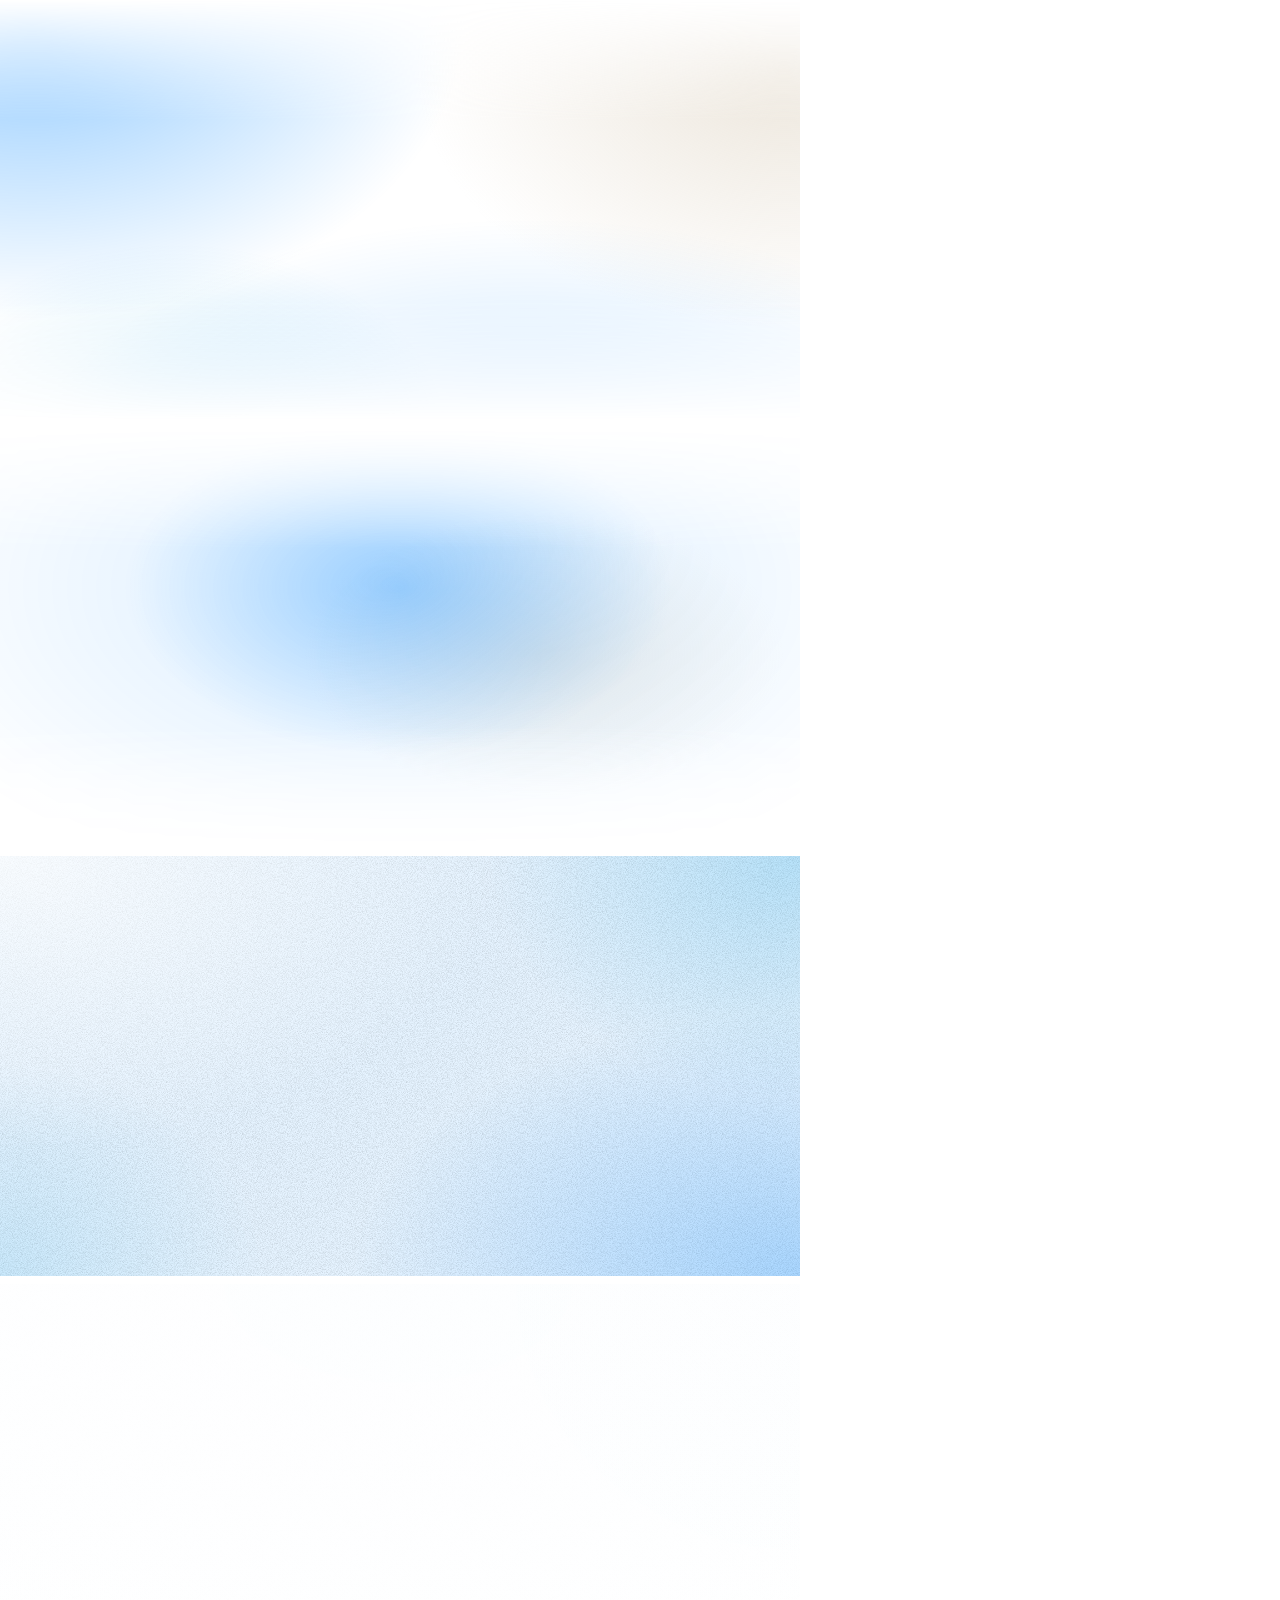
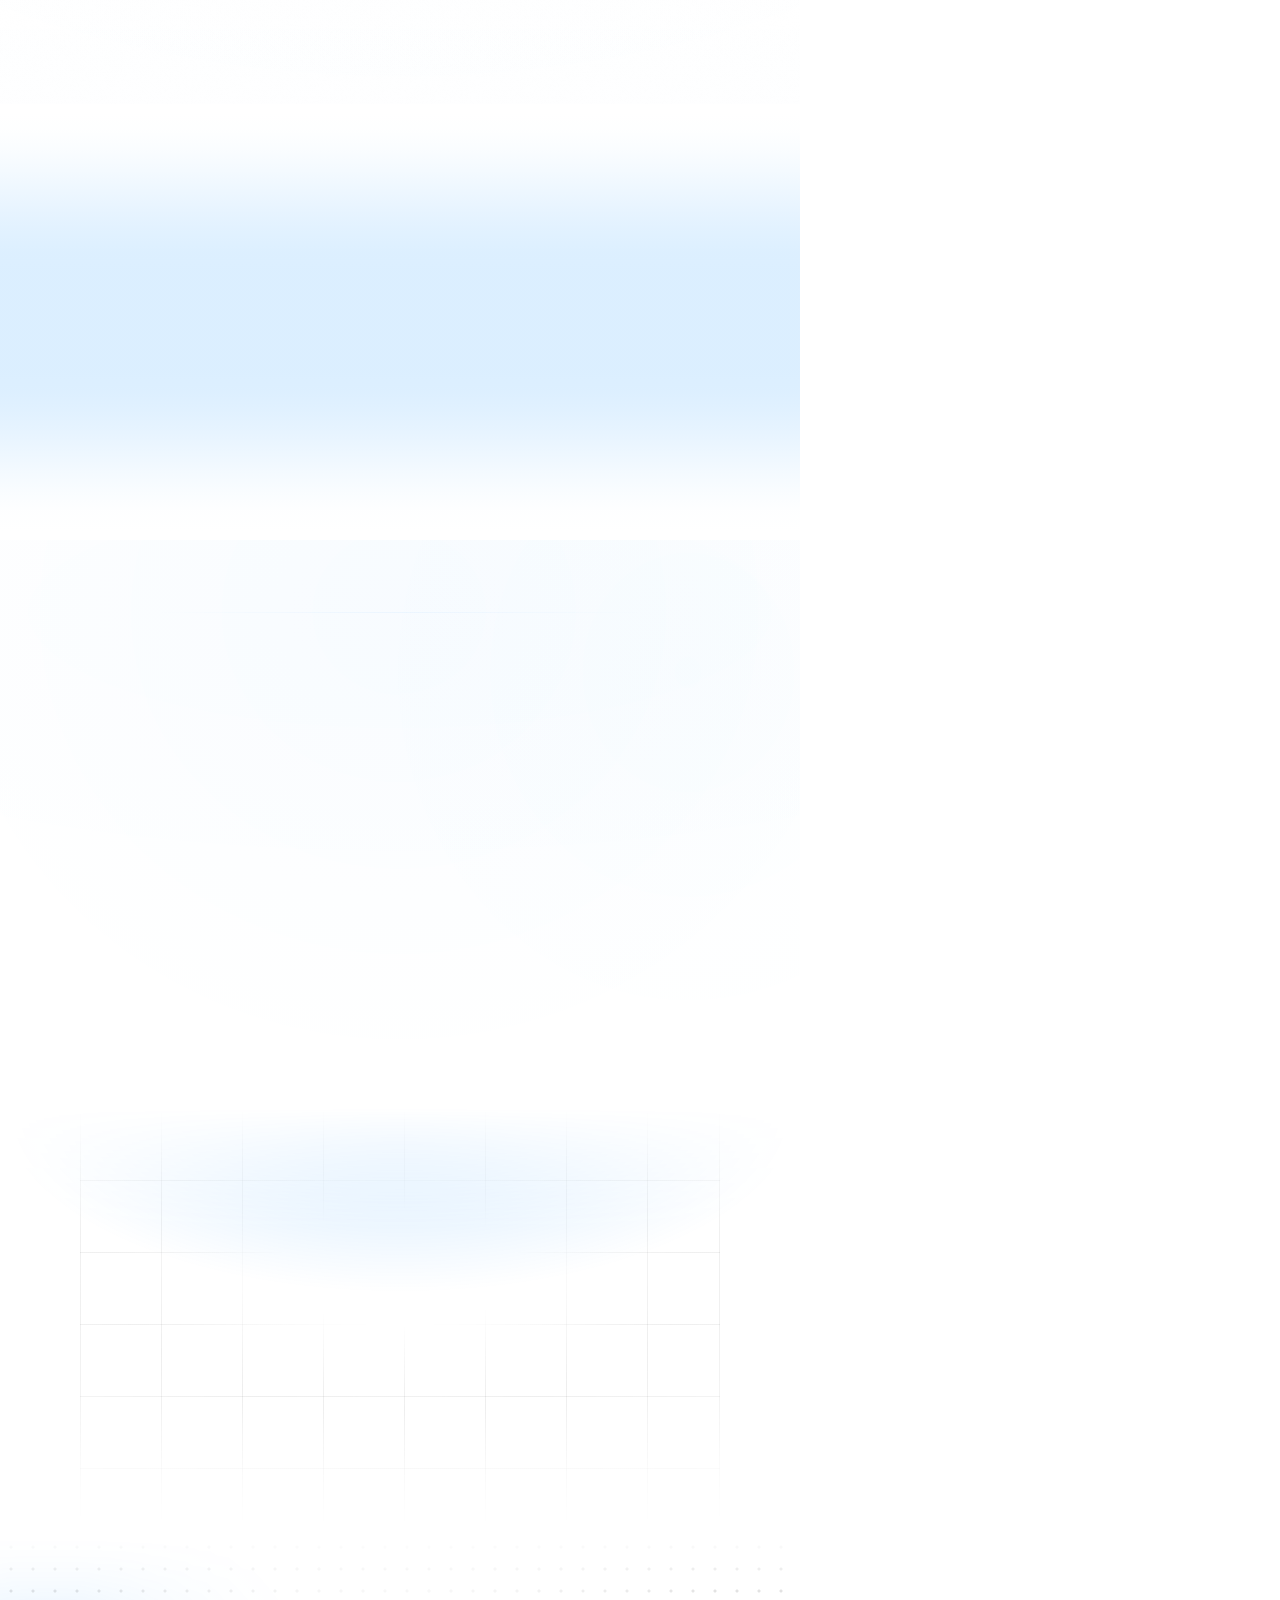
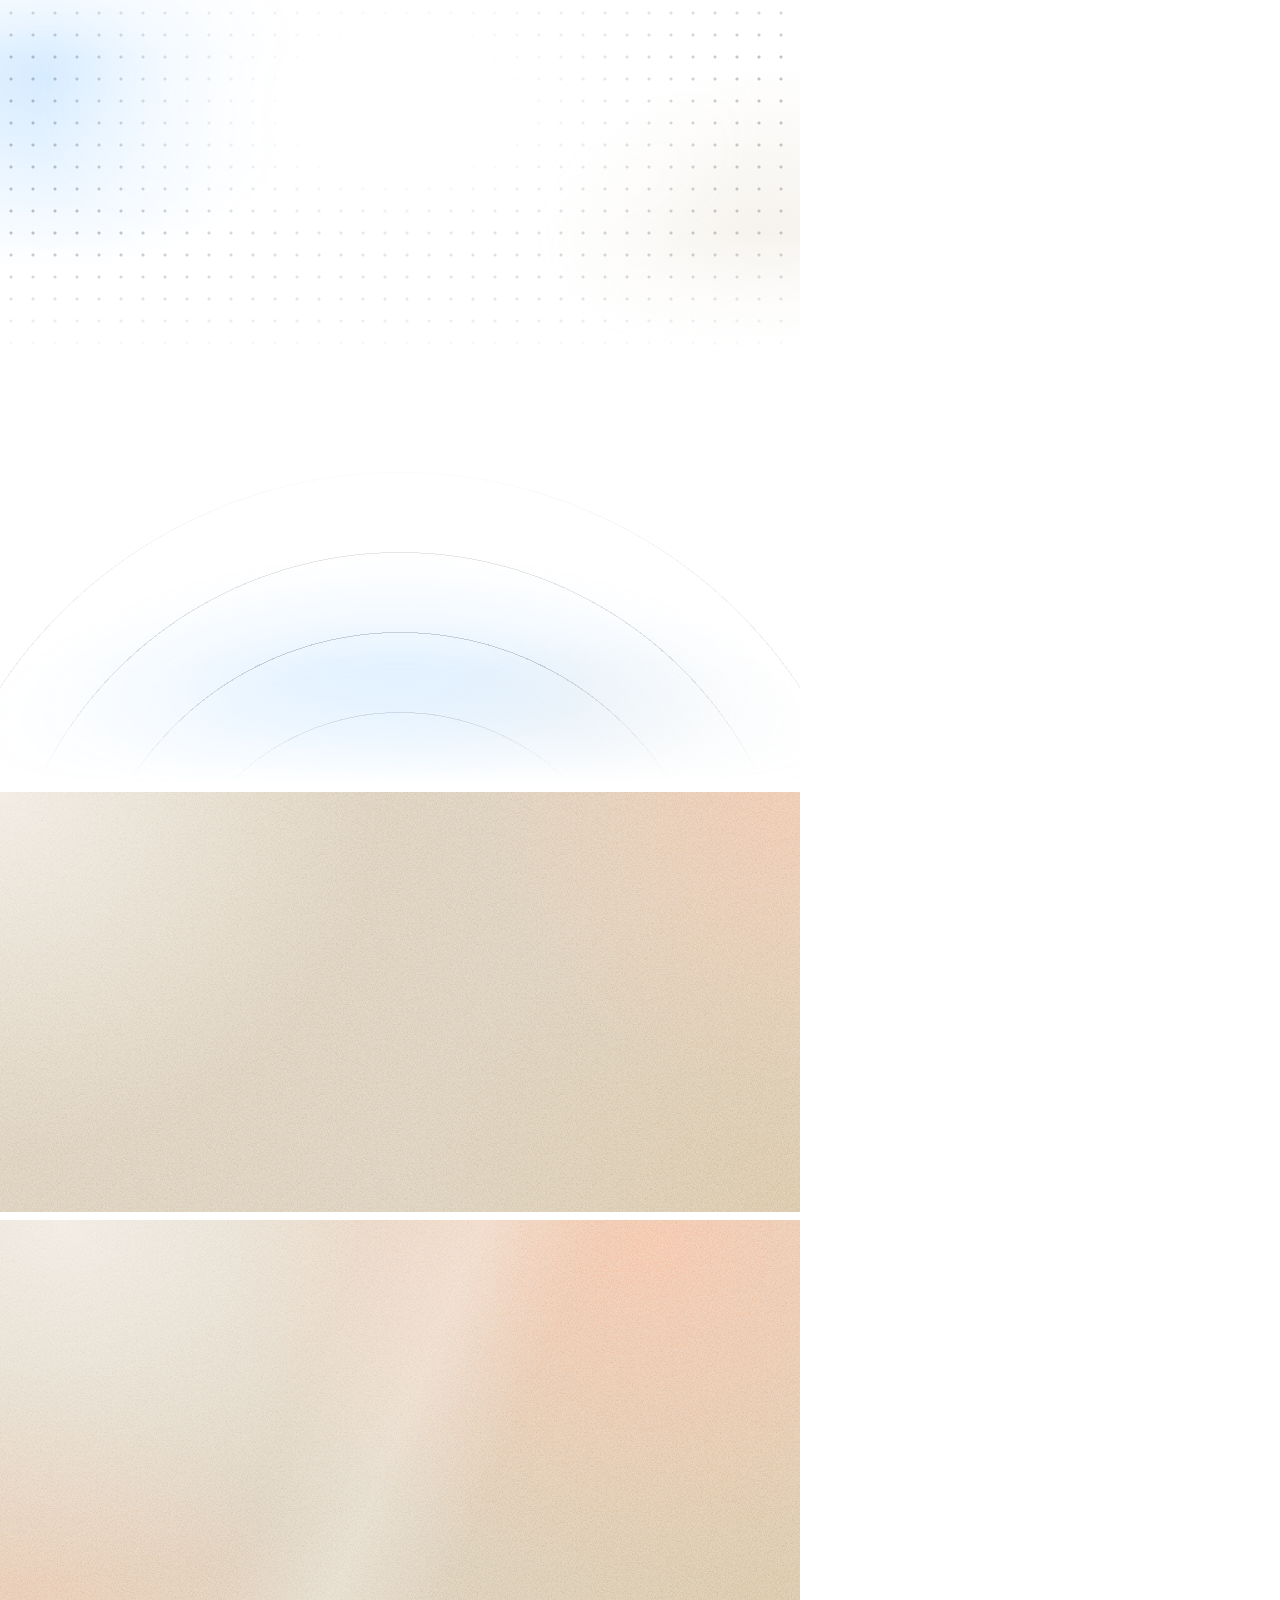
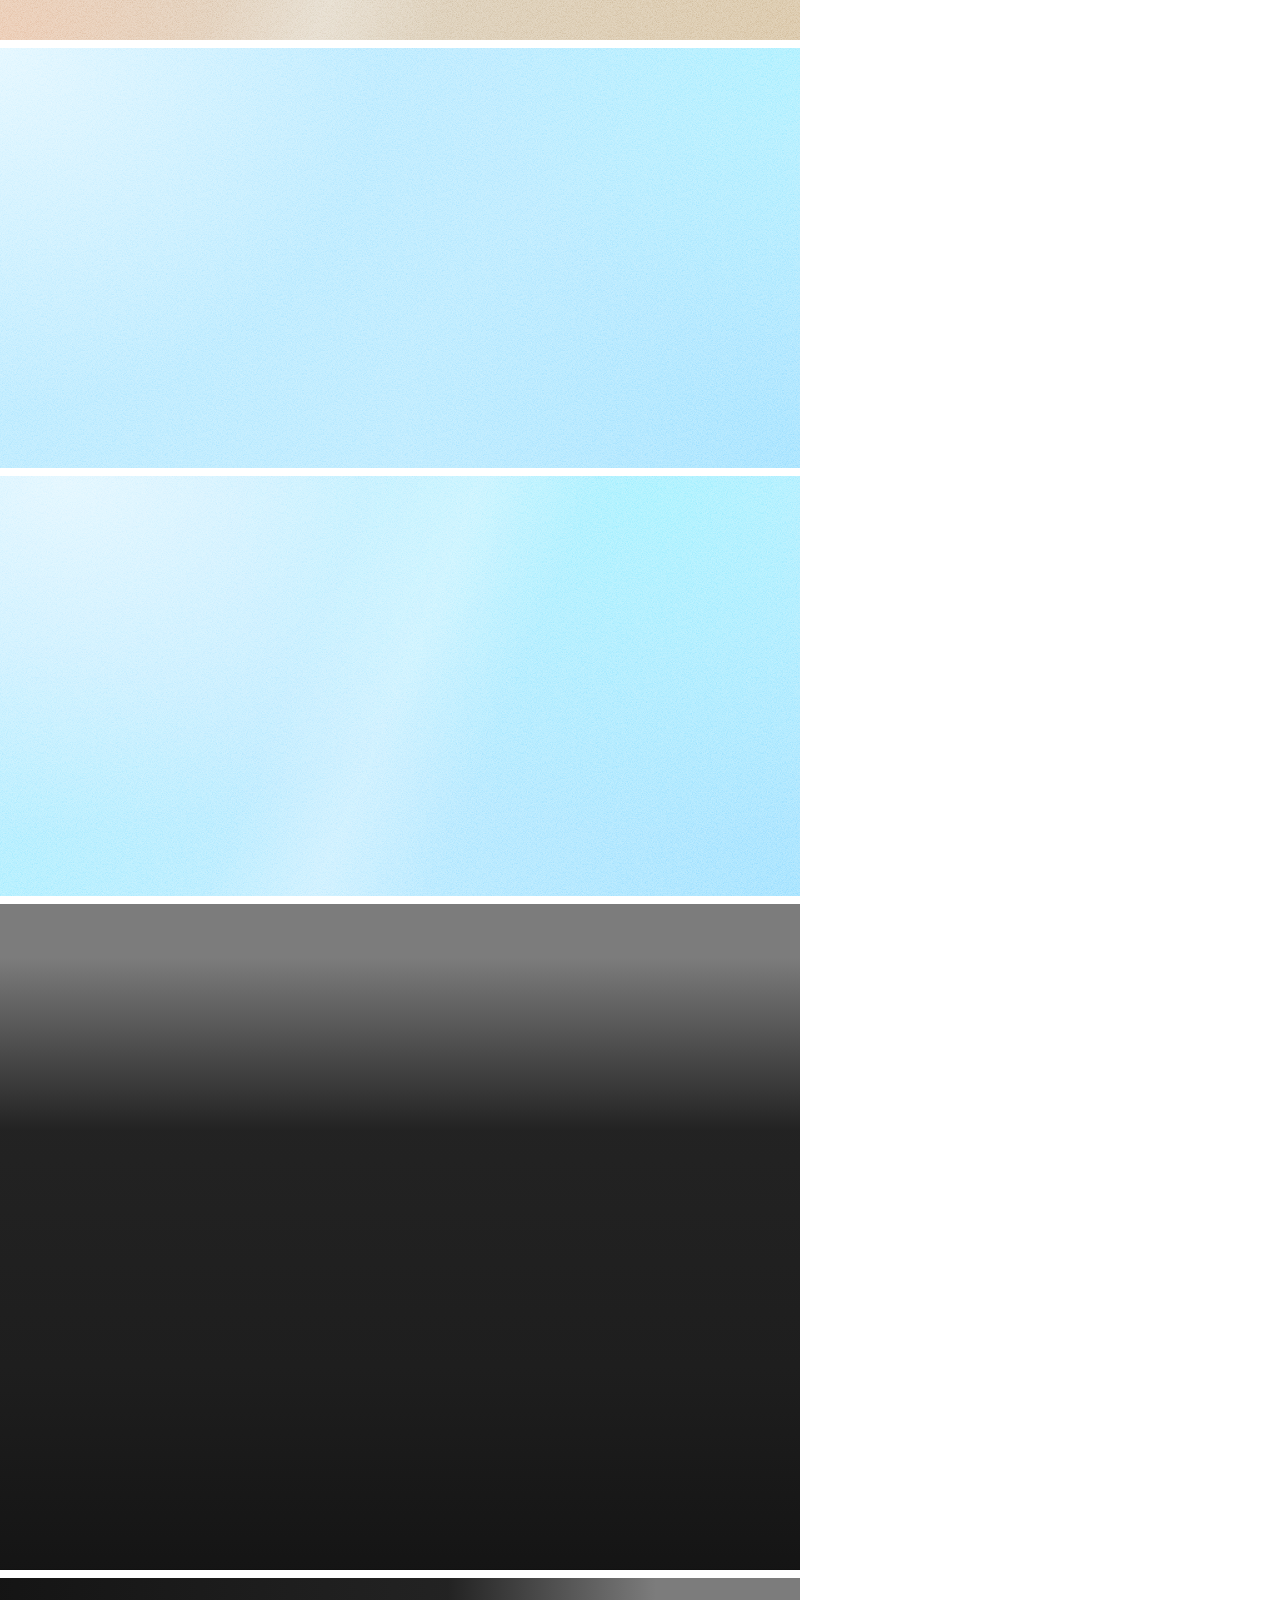
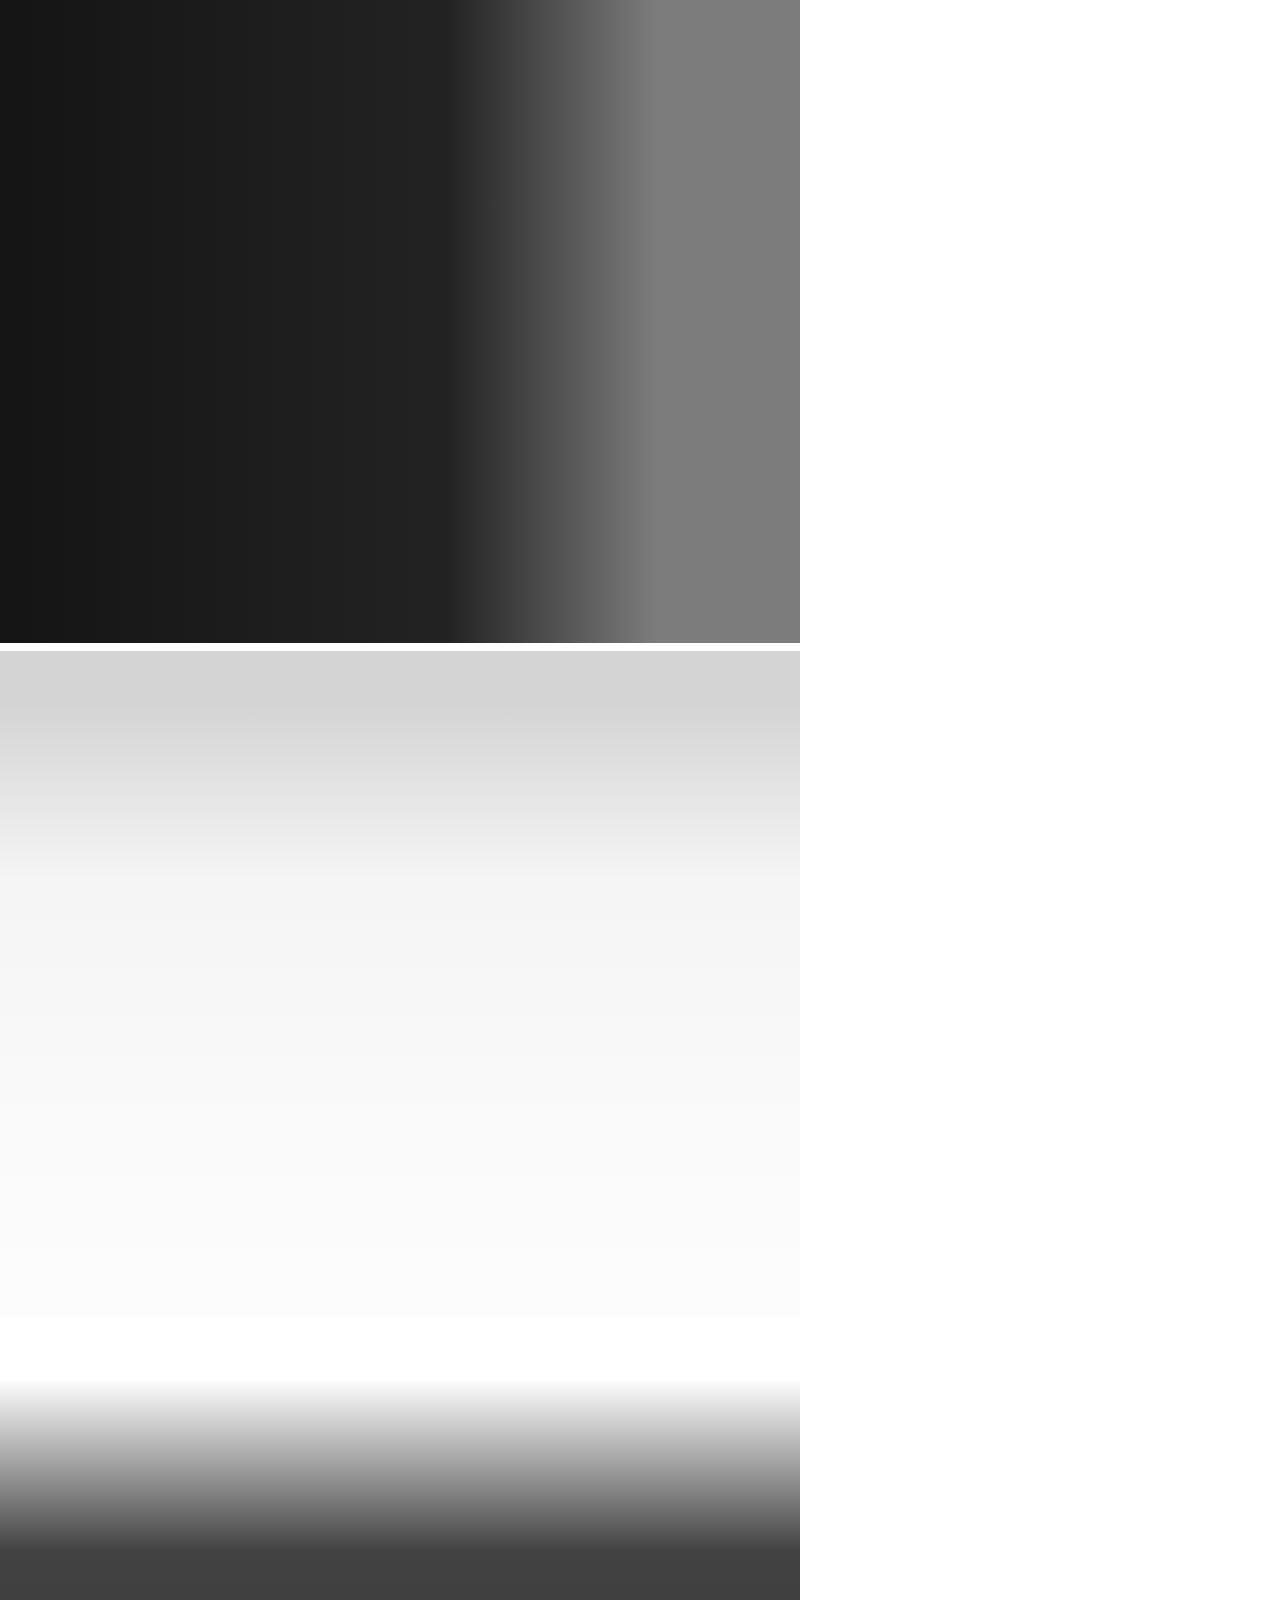
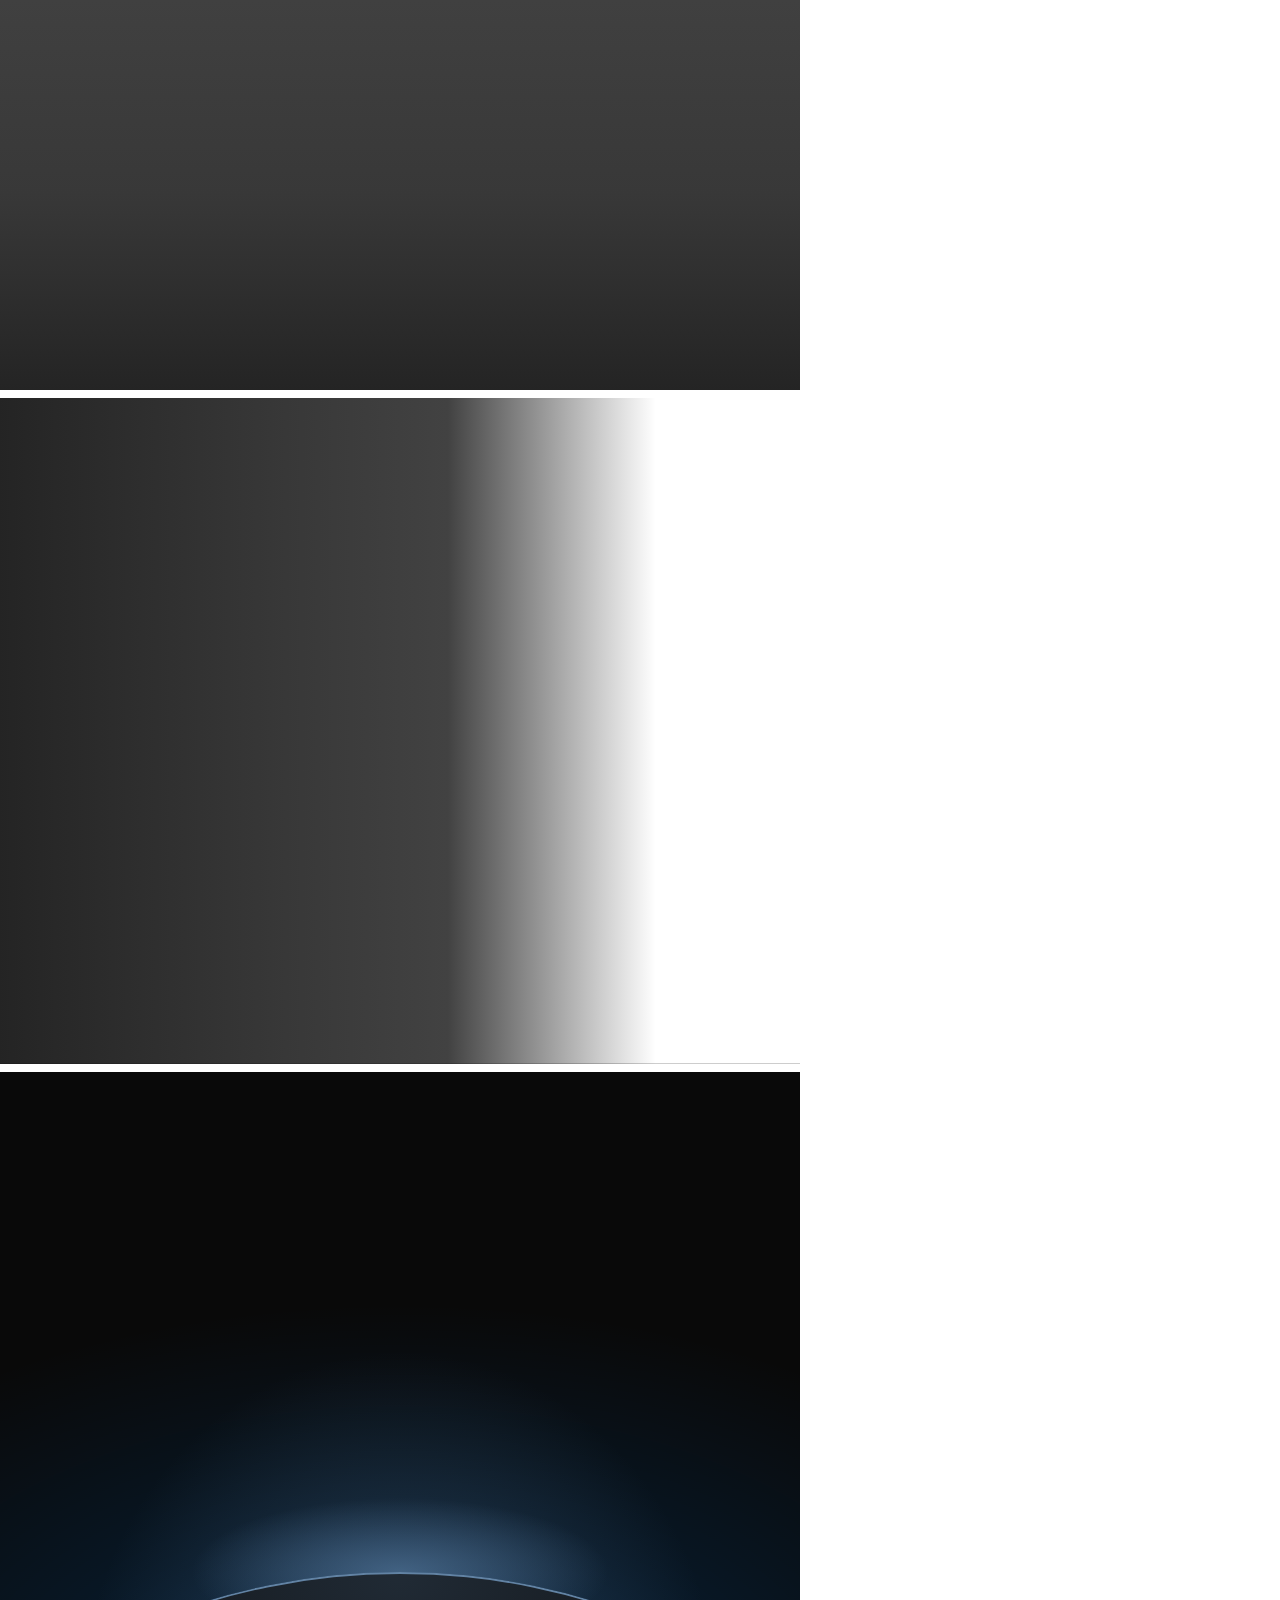
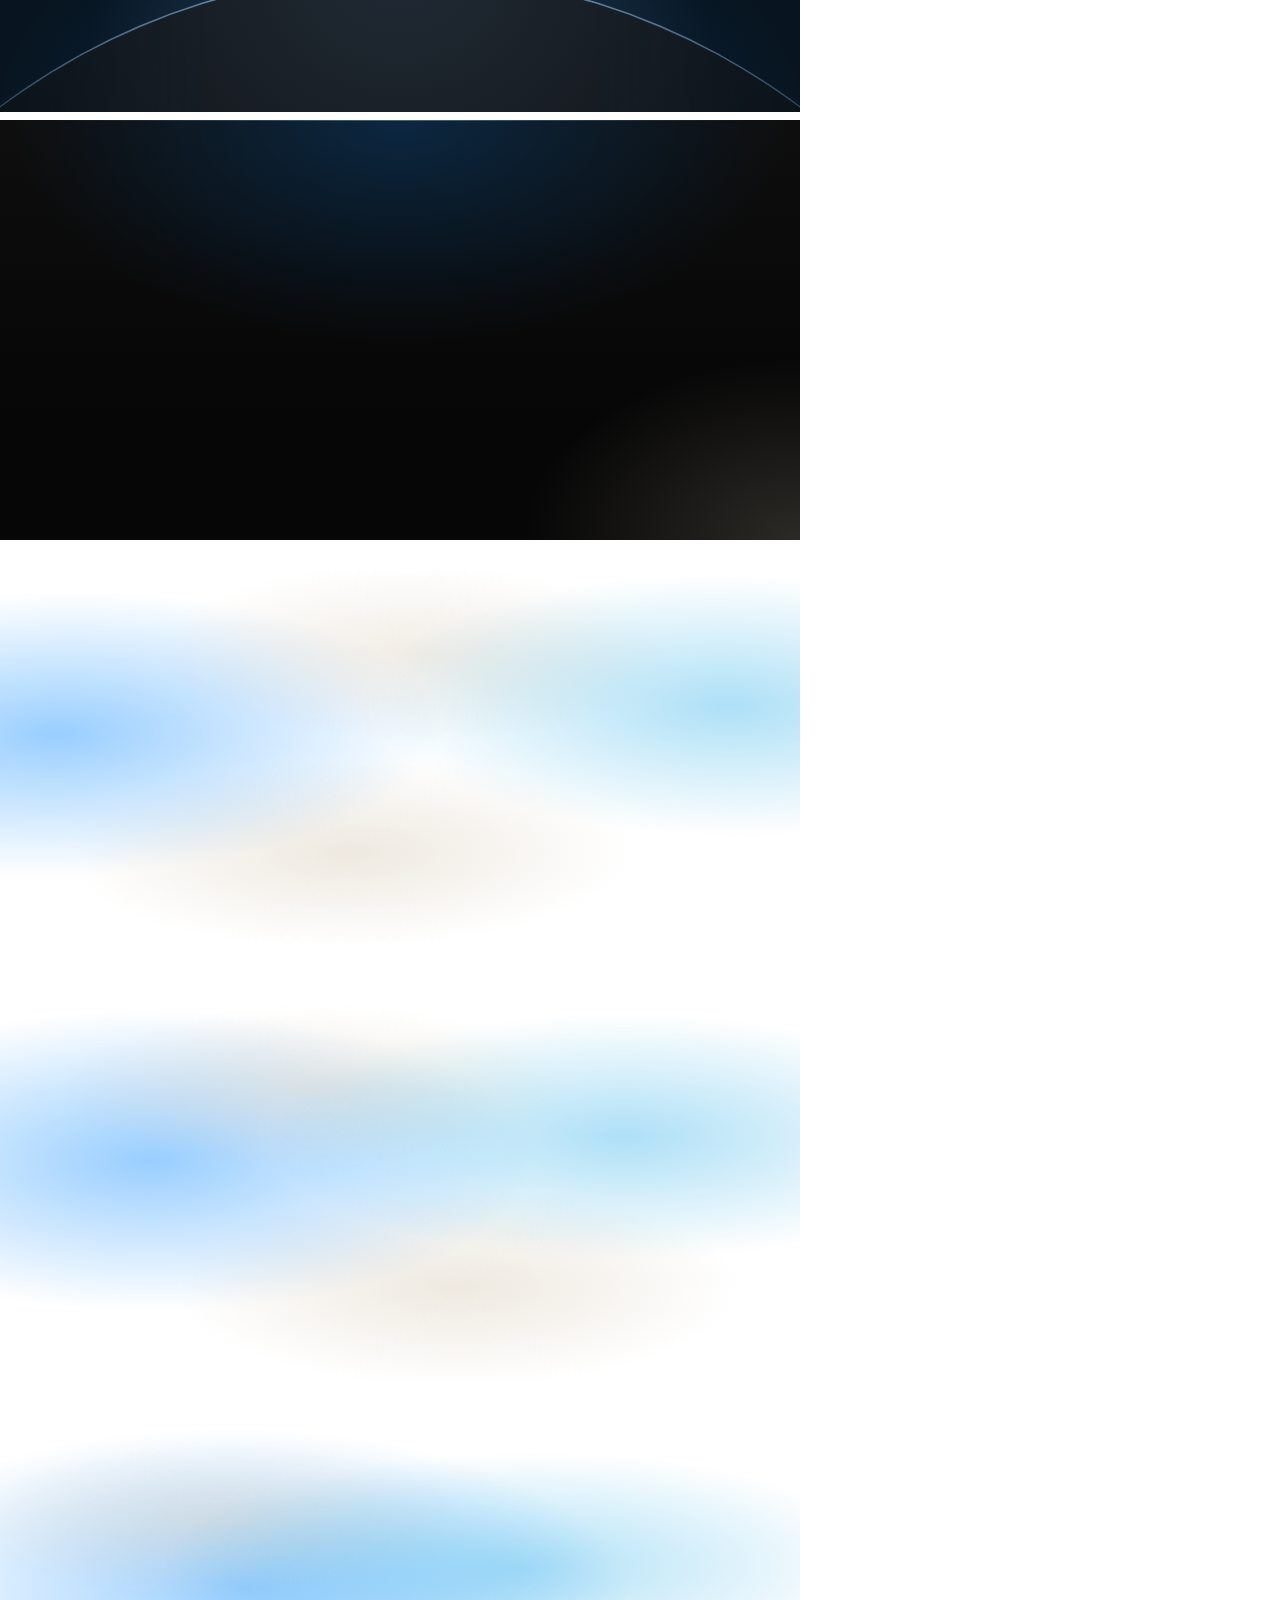
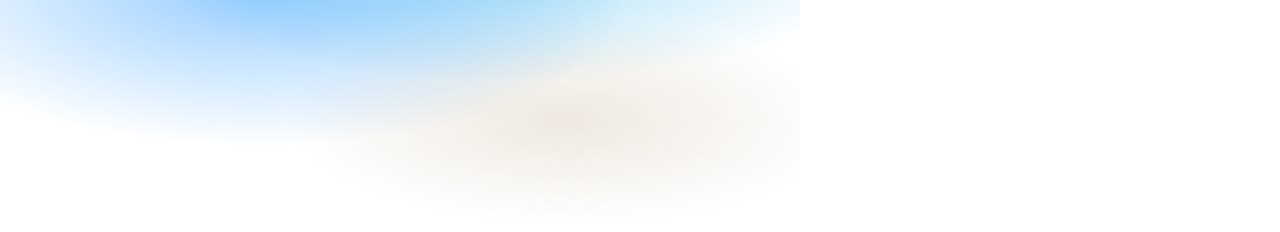
<file: assets/backgrounds/check.html>
<!doctype html>
<html lang="en" data-ground="sand">
<head>
<meta charset="utf-8">
<title>Backgrounds contrast check</title>
<!-- Every ground in a 800px box, for check.mjs: it sets a palette, screenshots the boxes and measures
     the ink and muted contrast on every pixel of each ground's text zone (index.json). The photograph
     grounds sit on a flat grey picture: #7c7c7c for the dark scrim, #d4d4d4 for the light one; and the worst case of the dark scrim: a white
     picture (white words on it). The light scrim is for pale photographs only. -->
<link rel="stylesheet" href="../system.css">
<link rel="stylesheet" href="backgrounds.css">
<style>body { margin: 0; width: 800px; } .box { width: 800px; margin: 0 0 8px; padding: 24px; font-size: 20px; } .pi, .pm { visibility: hidden; } .pi { color: var(--ink); } .pm { color: var(--muted); }  /* the liquid blobs held at the start, the middle and the end of their drift (the keyframes in backgrounds.css), so the text zone is measured where they stand under it */
  .at-start::before { animation: none; transform: translate3d(-7%, 0, 0) skewX(-7deg) scaleY(.94); } .at-start::after { animation: none; transform: translate3d(8%, 0, 0) skewX(6deg) scaleY(1.04); }
  .at-mid::before { animation: none; transform: translate3d(.5%, 0, 0) skewX(-.5deg) scaleY(.995); } .at-mid::after { animation: none; transform: translate3d(-.5%, 0, 0) scaleY(.98); }
  .at-end::before { animation: none; transform: translate3d(8%, 0, 0) skewX(6deg) scaleY(1.05); } .at-end::after { animation: none; transform: translate3d(-9%, 0, 0) skewX(-6deg) scaleY(.92); }
</style>
<script src="backgrounds.js" defer></script>
</head>
<body>
<div class="bg-mist box" data-g="mist" style="height:420px"><span class="pi">Ink</span> <span class="pm">Muted</span></div>
<div class="bg-halo box" data-g="halo" style="height:420px"><span class="pi">Ink</span> <span class="pm">Muted</span></div>
<div class="bg-grain box" data-g="grain" style="height:420px"><span class="pi">Ink</span> <span class="pm">Muted</span></div>
<div class="bg-paper box" data-g="paper" style="height:420px"><span class="pi">Ink</span> <span class="pm">Muted</span></div>
<div class="bg-dusk box" data-g="dusk" style="height:420px"><span class="pi">Ink</span> <span class="pm">Muted</span></div>
<div class="bg-topglow box" data-g="topglow" style="height:560px"><span class="pi">Ink</span> <span class="pm">Muted</span></div>
<div class="bg-ruled box" data-g="ruled" style="height:420px"><span class="pi">Ink</span> <span class="pm">Muted</span></div>
<div class="bg-dots box" data-g="dots" style="height:420px"><span class="pi">Ink</span> <span class="pm">Muted</span></div>
<div class="bg-arcs box" data-g="arcs" style="height:420px"><span class="pi">Ink</span> <span class="pm">Muted</span></div>
<div class="bg-band box" data-g="band" style="height:420px"><span class="pi">Ink</span> <span class="pm">Muted</span></div>
<div class="bg-field box" data-g="field" style="height:420px"><span class="pi">Ink</span> <span class="pm">Muted</span></div>
<div class="bg-band bg-tint box" data-g="band-tint" style="height:420px"><span class="pi">Ink</span> <span class="pm">Muted</span></div>
<div class="bg-field bg-tint box" data-g="field-tint" style="height:420px"><span class="pi">Ink</span> <span class="pm">Muted</span></div>
<div class="bg-photo box" data-g="photo" style="height:520px;--g-photo:linear-gradient(#7c7c7c,#7c7c7c)"><span class="pi">Ink</span> <span class="pm">Muted</span></div>
<div class="bg-photo bg-photo--left box" data-g="photo-left" style="height:520px;--g-photo:linear-gradient(#7c7c7c,#7c7c7c)"><span class="pi">Ink</span> <span class="pm">Muted</span></div>
<div class="bg-photo bg-photo--light box" data-g="photo-light" style="height:520px;--g-photo:linear-gradient(#d4d4d4,#d4d4d4)"><span class="pi">Ink</span> <span class="pm">Muted</span></div>
<div class="bg-photo box" data-g="photo-white" style="height:520px;--g-photo:linear-gradient(#fff,#fff)"><span class="pi">Ink</span> <span class="pm">Muted</span></div>
<div class="bg-photo bg-photo--left box" data-g="photo-left-white" style="height:520px;--g-photo:linear-gradient(#fff,#fff)"><span class="pi">Ink</span> <span class="pm">Muted</span></div>
<div class="bg-horizon box" data-g="horizon" style="height:640px"><span class="pi">Ink</span> <span class="pm">Muted</span></div>
<div class="bg-deep box" data-g="deep" style="height:420px"><span class="pi">Ink</span> <span class="pm">Muted</span></div>
<div class="bg-liquid box at-start" data-g="liquid" data-no-pause style="height:420px"><span class="pi">Ink</span> <span class="pm">Muted</span></div>
<div class="bg-liquid box at-mid" data-g="liquid-mid" data-no-pause style="height:420px"><span class="pi">Ink</span> <span class="pm">Muted</span></div>
<div class="bg-liquid box at-end" data-g="liquid-end" data-no-pause style="height:420px"><span class="pi">Ink</span> <span class="pm">Muted</span></div>

</body>
</html>
</file>
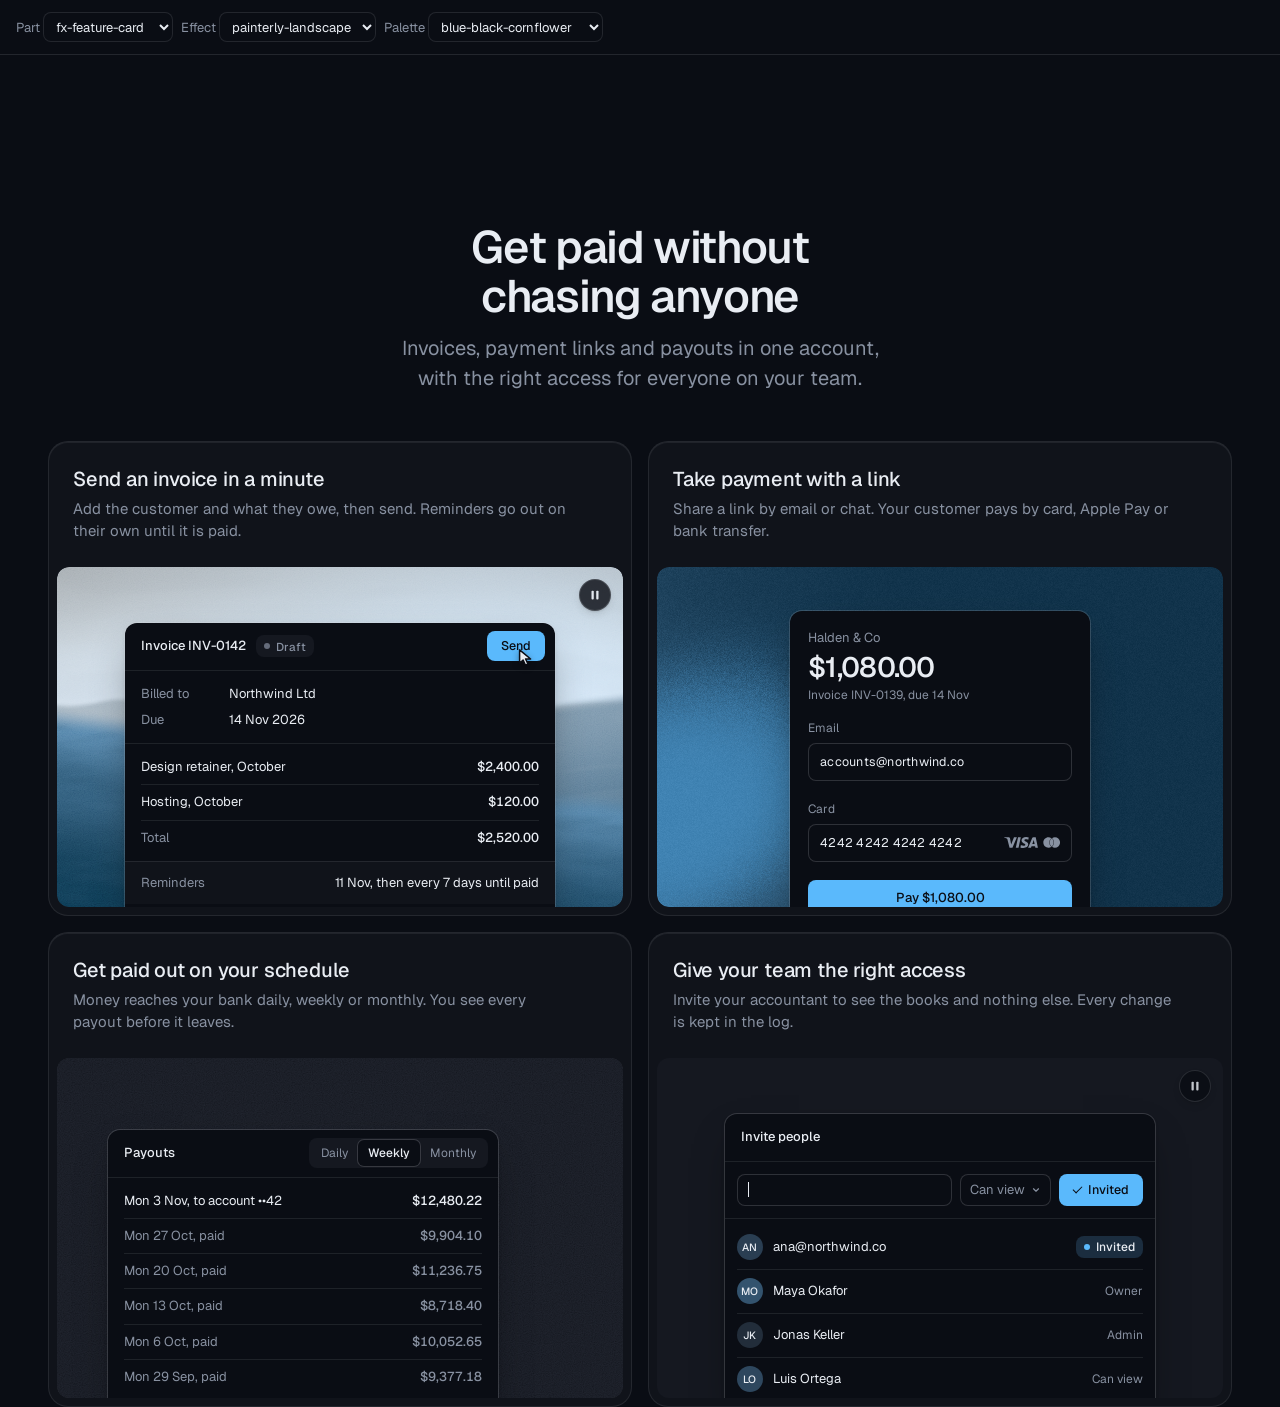
<file: assets/components/_lab.html>
<!doctype html>
<html lang="en" data-radius="soft">
<head>
<script>window.__tpGlMax = 16;   /* a gallery shows many live effects at once; a page of a site keeps the default 4 (fx.js) */</script>
<meta charset="utf-8">
<meta name="viewport" content="width=device-width, initial-scale=1">
<title>Component lab</title>
<link rel="preconnect" href="https://fonts.googleapis.com">
<link rel="preconnect" href="https://fonts.gstatic.com" crossorigin>
<link href="https://fonts.googleapis.com/css2?family=Geist:wght@100..900&family=Geist+Mono:wght@400..600&display=swap" rel="stylesheet">
<link rel="stylesheet" href="../system.css">
<link rel="stylesheet" href="./base.css">
<style>
  /* one component on its own, with a chosen effect (or object) and palette:
     _lab.html?c=fx-chart&fx=ruled-grounds&palette=white-link-blue&w=640 */
  :root { --font-display: "Geist", system-ui, sans-serif; --font-text: "Geist", system-ui, sans-serif; --font-mono: "Geist Mono", ui-monospace, monospace; --display-weight: 560; --display-tracking: -0.03em; }
  body { min-height: 100vh; margin: 0; }
  .bar { display: flex; flex-wrap: wrap; gap: 8px; align-items: center; padding: 12px 16px; border-bottom: 1px solid var(--line); font: 13px/1.4 var(--font-text); color: var(--muted); }
  .bar select { font: inherit; color: var(--ink); background: var(--bg); border: 1px solid var(--line); border-radius: var(--r-sm); height: 30px; padding: 0 8px; }
  .stage { padding: clamp(16px, 4vw, 48px); margin-inline: auto; }
</style>
</head>
<body>
<div class="bar">
  <label>Part <select id="c"></select></label>
  <label>Effect <select id="fx"></select></label>
  <label>Palette <select id="pal"></select></label>
</div>
<main class="stage" id="stage"></main>
<script type="module">
  import fx from '../effects/fx.js';
  const PARTS = ['fx-feature-card', 'fx-dither-object', 'fx-headline', 'fx-button', 'fx-prompt', 'fx-icon-tiles', 'fx-stat', 'fx-globe', 'fx-map', 'fx-chart', 'fx-bars', 'fx-band', 'fx-spotlight', 'fx-photo', 'fx-avatar', 'fx-search', 'fx-logos', 'fx-tabs', 'fx-pricing', 'fx-progress'];
  const PALETTES = {
    'blue-black-cornflower': { bg: '#0a0d14', surface: '#131824', ink: '#e9edf3', muted: '#8891a1', accent: '#5ab9fc', accentInk: '#0a0d14' },
    'graphite-safety-orange': { bg: '#18191b', surface: '#222427', ink: '#eff0f1', muted: '#9c9ea3', accent: '#ff4a1f', accentInk: '#18191b' },
    'white-link-blue': { bg: '#ffffff', surface: '#f4f4f4', ink: '#111111', muted: '#6b6b6b', accent: '#1a4be0', accentInk: '#ffffff' },
    'moss-sand': { bg: '#ddd6c6', surface: '#d2cab8', ink: '#2a2a26', muted: '#59574e', accent: '#4f6238', accentInk: '#ffffff' },
    'cobalt-field': { bg: '#0034eb', surface: '#002fd6', ink: '#ffffff', muted: '#dfe4f2', accent: '#e9e34a', accentInk: '#111111' },
  };
  const q = new URLSearchParams(location.search);
  const part = PARTS.includes(q.get('c')) ? q.get('c') : PARTS[0];
  const palId = PALETTES[q.get('palette')] ? q.get('palette') : 'blue-black-cornflower';
  const p = PALETTES[palId];
  const s = document.documentElement.style;
  const action = fx.color.contrast(p.accent, p.bg) >= 2.2 ? p.accent : p.ink;
  Object.entries({ '--p-bg': p.bg, '--p-surface': p.surface, '--p-ink': p.ink, '--p-muted': p.muted, '--p-accent': p.accent, '--p-accent-ink': p.accentInk, '--p-action': action, '--p-action-ink': action === p.accent ? p.accentInk : p.bg }).forEach(([k, v]) => s.setProperty(k, v));
  s.colorScheme = fx.color.isDark(p.bg) ? 'dark' : 'light';
  if (q.has('fallback')) fx.config.forceFallback = true;
  // one part at a time: at most 4 live WebGL contexts on this page
  fx.config.maxLive = 4;
  if (q.has('w')) document.getElementById('stage').style.maxWidth = q.get('w') + 'px';

  const base = `./${part}/`;
  const [meta, html, mod] = await Promise.all([fetch(base + 'meta.json').then(r => r.json()), fetch(base + 'component.html').then(r => r.text()), import(base + 'component.js')]);
  const link = Object.assign(document.createElement('link'), { rel: 'stylesheet', href: base + 'component.css' });
  document.head.append(link);
  await new Promise(r => { link.onload = link.onerror = r; });
  const choices = meta.effects?.length ? meta.effects : meta.objects || [];
  const chosen = choices.includes(q.get('fx')) ? q.get('fx') : meta.default;
  const stage = document.getElementById('stage');
  stage.innerHTML = html;
  const root = stage.firstElementChild;
  // the chosen effect goes where the part reads it: data-cx-object, data-cx-fill, or data-cx-effect on the root
  // the dither object: one figure set to the chosen object (one live object, as on a page); no caption under it
  if (meta.objects) {
    const fig = root.matches('[data-cx-object]') ? root : root.querySelector('[data-cx-object]');
    fig.dataset.cxObject = chosen;
    if (q.get('render') === 'studio') fig.dataset.cxRender = 'studio';
    fig.querySelector('.cx-obj__stage').removeAttribute('aria-label');
    fig.style.maxWidth = '720px';
  }
  // without ?fx= the markup keeps its own effects (the feature card mixes a landscape and a grain: setting
  // the default on every panel would paint the grain panel as a landscape too)
  else if (!choices.includes(q.get('fx'))) { /* as written */ }
  else if (root.querySelector('[data-cx-fill]')) root.querySelectorAll('[data-cx-fill]').forEach(el => { el.dataset.cxFill = chosen; });
  else if (root.querySelector('[data-cx-effect]')) root.querySelectorAll('[data-cx-effect]').forEach(el => { el.dataset.cxEffect = chosen; });
  else root.dataset.cxEffect = chosen;
  // the map draws its baked streets; an effect named with ?fx= shows its fallback ground (no map data) instead
  if (part === 'fx-map' && choices.includes(q.get('fx'))) delete root.dataset.cxMap;
  await document.fonts.ready;
  window.__part = mod.default(root);
  setTimeout(() => { document.documentElement.dataset.ready = '1'; }, 1200);

  const fill = (sel, list, cur, key) => {
    const el = document.getElementById(sel);
    el.innerHTML = list.map(v => `<option${v === cur ? ' selected' : ''}>${v}</option>`).join('');
    el.addEventListener('change', () => { q.set(key, el.value); if (key === 'c') q.delete('fx'); location.search = q.toString(); });
  };
  fill('c', PARTS, part, 'c');
  // a part whose default is none (the map's streets, the photograph as it is) lists none first, so the
  // select never shows an effect that is not on
  fill('fx', meta.default === 'none' ? ['none', ...choices] : choices, chosen, 'fx');
  fill('pal', Object.keys(PALETTES), palId, 'palette');
</script>
</body>
</html>
</file>
<file: assets/system.css>
/*
  taste-skill system.css - the one system for the page. Link it first, then assets/ui/cards.css (the
  feature card, its panel and the fragment placements), then set the palette (--p-*), the fonts and
  the radius set on :root in the page (node scripts/start.mjs prints that block).
  Do not add a second grid, spacing scale, type scale, radius scale, button or card style.
*/

/* ---------------------------------------------------------------- tokens */
:root {
  /* palette (hex only; fx.js reads --bg --surface --ink --muted --accent --accent-ink) */
  --p-bg: #ffffff;
  --p-surface: #f4f4f4;
  --p-ink: #111111;
  --p-muted: #6b6b6b;
  --p-accent: #1a4be0;
  --p-accent-ink: #ffffff;
  --p-action: #1a4be0;      /* buttons, links, focus: the accent, or the ink when the accent is too pale */
  --p-action-ink: #ffffff;
  --p-inv-bg: #111111;
  --p-inv-surface: #1c1c1c;
  --p-inv-ink: #f4f4f4;
  --p-inv-muted: #a3a3a3;
  --p-inv-accent: #ffffff;
  --p-inv-accent-ink: #111111;
  --p-inv-action: #ffffff;
  --p-inv-action-ink: #111111;
  /* the lit ground behind UI and in the closing band (references/cards.md), one per page, tech pages only
     (none on kind other, which is flat): <html data-ground="sand|sky|sage|painting">. system.js gives it to every ground
     that holds UI, on light and dark pages alike; --hue on one panel changes only its accent */
  --ground-bg: #d9ccb7; --ground-surface: #e9e0d2; --ground-ink: #2a2622; --ground-muted: #5a534a; --ground-accent: #a8794a;

  /* fonts */
  --font-display: system-ui, -apple-system, "Segoe UI", sans-serif;
  --font-text: system-ui, -apple-system, "Segoe UI", sans-serif;
  --font-mono: ui-monospace, "SFMono-Regular", Menlo, Consolas, monospace;
  --display-weight: 400;    /* headlines 400; 500 on a tech page (software, gaming, hardware) */
  --display-tracking: -0.025em;

  /* the page rhythm (references/layout-v4.md): one section per screen. The header is fixed and
     --nav tall; every section is padded --padt above and --padb (plus the phone action bar, --bar)
     below, and is exactly one or two screens tall (--h: 1 or 2; --hm on a phone). The hero's words
     start --hgap under the header and its content ends --hpadb above the fold. */
  --nav: 72px;
  --padt: 120px;
  --padb: 72px;
  --hgap: 48px;
  --hpadb: 64px;
  --bar: 0px;
  /* grid: one .wrap (alias .container) for the header, every section and the footer, the same
     --gut on both sides: 1280 wide at x 80-1360 at 1440, 342 at x 24-366 at 390 */
  --container: 1280px;
  --gut: 80px;
  --pad: var(--gut);
  --gutter: 24px;

  /* spacing: 4/8 scale */
  --s-1: 4px;  --s-2: 8px;  --s-3: 12px; --s-4: 16px; --s-5: 24px;
  --s-6: 32px; --s-7: 48px; --s-8: 64px; --s-9: 96px; --s-10: 128px;
  --section: 40px;      /* only a .section outside main (the kit's demo pages); every main > section and
                           footer.closing take --padt and --padb */
  --section-band: 56px; /* the same for an older footer outside footer.closing */
  --head-gap: 48px;     /* the one heading-to-content gap, 32 on a phone (layout.css reads it as --ly-head-gap) */
  --card-pad: 16px;     /* card padding (cards.css sets its own for cards with a panel) */
  --card-gap: 16px;     /* gap between cards */

  /* type scale (the only sizes on the page) */
  --t-label: 13px;
  --t-small: 14px;
  --t-body: 16px;
  --t-lead: 18px;
  --t-card: 18px;
  --t-h3: 24px;
  /* straight lines from the phone size at 390 to the desktop size at 1440 (system.md's table) */
  --t-h2: clamp(30px, 1.72vw + 23.3px, 48px);
  --t-h1: clamp(38px, 3.24vw + 25.4px, 72px);
  /* a big number stays a step under the h2 (VI-11): 38 at 1440, 28 at 390, so it never reads as a
     section heading; a stats row and a price set their own, smaller still */
  --t-stat: clamp(28px, .952vw + 24.29px, 38px);

  /* radius: one scale (soft by default; data-radius on <html> switches it) */
  --r-sm: 8px;  --r-md: 12px; --r-lg: 20px; --r-btn: 8px;

  /* controls (fixed here; a page never adds its own) */
  --btn-h: 44px;
  --btn-h-sm: 36px;
  --nav-h: var(--nav);  /* the older name, kept for the kit's files */
  --icon: 16px;         /* small icons: socials, menu chevrons, mono brand marks */

  /* motion: the one UI ease-out (motion.css --m-ease and ui/base.css --u-ease read it; references/motion.md) */
  --ease: cubic-bezier(.2, .8, .2, 1);
  --dur: 180ms;
}
html[data-radius="sharp"] { --r-sm: 4px; --r-md: 6px;  --r-lg: 8px;  --r-btn: 4px; }
html[data-radius="soft"]  { --r-sm: 8px; --r-md: 12px; --r-lg: 20px; --r-btn: 8px; }
html[data-radius="round"] { --r-sm: 10px; --r-md: 16px; --r-lg: 24px; --r-btn: 999px; }
/* the four lit grounds (references/cards.md); sand is the default above. painting goes with
   painterly-landscape (x.ai's daylight sky over olive hills) */
html[data-ground="sky"]      { --ground-bg: #c6d3df; --ground-surface: #d6e0e9; --ground-ink: #25303a; --ground-muted: #4d5964; --ground-accent: #3f6a92; }
html[data-ground="sage"]     { --ground-bg: #cdd6c6; --ground-surface: #dce3d6; --ground-ink: #262d24; --ground-muted: #535b51; --ground-accent: #6c8e63; }
html[data-ground="painting"] { --ground-bg: #79a8d6; --ground-surface: #a6c4e2; --ground-ink: #16212c; --ground-muted: #273949; --ground-accent: #9c9b3c; }
/* cards.css takes its card and panel radii from this scale */
html[data-radius] .card { --c-r: var(--r-lg); }
html[data-radius] .panel { --p-r: var(--r-md); }

/* a phone: the header 56, the sections padded 96 / 48, the hero's words 40 under the header and its
   content ending 24 above the fold, 24 at both sides, 12 between columns */
@media (max-width: 639px) {
  :root { --nav: 56px; --padt: 96px; --padb: 48px; --hgap: 40px; --hpadb: 24px; --gut: 24px; --gutter: 12px; --card-gap: 12px; --head-gap: 32px; }
}
@media (min-width: 640px) {
  :root { --gut: 48px; --section: 48px; --section-band: 72px; --card-pad: 24px; }
}
@media (min-width: 1024px) {
  :root { --gut: 80px; --section: 56px; --section-band: 96px; --card-gap: 24px;
          --t-lead: 20px; --t-card: 20px; --t-h3: 28px; }
  /* a place (and a local service): the 1200 column at x 120-1320 */
  html[data-type="place"] { --gut: 120px; --container: 1200px; }
}
/* a place (VI-06, ST-96, PH-23): its own smaller type (h1 48/53 and 32/37, h2 32/40 and 24/30, titles
   and the sub-line 20 and 18), the Recipe 3 hero's gap under its photograph (40, 24 on a phone),
   square photographs and cards and 2px buttons, whatever data-radius and data-buttons say */
:root[data-type="place"] {
  --hgap: 40px;
  --t-h1: clamp(32px, 1.524vw + 26.06px, 48px);
  --t-h2: clamp(24px, .762vw + 21px, 32px);
  --t-h3: clamp(20px, .381vw + 18.51px, 24px);
  --r-sm: 2px; --r-md: 0px; --r-lg: 0px; --r-btn: 2px;
}
:root[data-type="place"] :is(h1, .t-h1) { line-height: 1.104; }
:root[data-type="place"] :is(h2, .t-h2) { line-height: 1.25; }
@media (max-width: 639px) {
  :root[data-type="place"] { --hgap: 24px; }
  :root[data-type="place"] :is(h1, .t-h1) { line-height: 1.156; }
}

/* ---------------------------------------------------------------- grounds (at most three) */
:root, .ground-base {
  --bg: var(--p-bg); --surface: var(--p-surface); --ink: var(--p-ink); --muted: var(--p-muted);
  --accent: var(--p-accent); --accent-ink: var(--p-accent-ink); --card: var(--p-surface);
  --action: var(--p-action); --action-ink: var(--p-action-ink);
}
.ground-surface {
  --bg: var(--p-surface); --surface: var(--p-bg); --ink: var(--p-ink); --muted: var(--p-muted);
  --accent: var(--p-accent); --accent-ink: var(--p-accent-ink); --card: var(--p-bg);
  --action: var(--p-action); --action-ink: var(--p-action-ink);
}
.ground-inverse {
  --bg: var(--p-inv-bg); --surface: var(--p-inv-surface); --ink: var(--p-inv-ink); --muted: var(--p-inv-muted);
  --accent: var(--p-inv-accent); --accent-ink: var(--p-inv-accent-ink); --card: var(--p-inv-surface);
  --action: var(--p-inv-action); --action-ink: var(--p-inv-action-ink);
}
:root, .ground-base, .ground-surface, .ground-inverse {
  --line: color-mix(in oklab, var(--ink) 11%, transparent);
  --line-strong: color-mix(in oklab, var(--ink) 20%, transparent);
  /* effects (fx.js) and UI fragments (assets/ui) take the colours of the ground they sit on */
  --fx-bg: var(--bg); --fx-surface: var(--surface); --fx-ink: var(--ink); --fx-muted: var(--muted);
  --fx-accent: var(--accent); --fx-accent-ink: var(--accent-ink);
  --ui-font: var(--font-text); --ui-mono: var(--font-mono); --ui-radius: var(--r-md);
}
.ground-base, .ground-surface, .ground-inverse { background: var(--bg); color: var(--ink); }

/* ---------------------------------------------------------------- base */
*, *::before, *::after { box-sizing: border-box; }
/* an anchor lands on the section's top (the judge's frame): the fixed header covers --nav of its --padt */
html { -webkit-text-size-adjust: 100%; scroll-padding-top: 0; scroll-behavior: auto; margin: 0; }
body {
  margin: 0; background: var(--bg); color: var(--ink);
  font: 400 var(--t-body)/1.55 var(--font-text);
  -webkit-font-smoothing: antialiased; text-rendering: optimizeLegibility; overflow-x: clip;
}
img, svg, video, canvas { display: block; max-width: 100%; }
/* hidden means hidden, also on an img the line above makes a block (a menu tab's photograph, a peek photograph) */
[hidden] { display: none !important; }
img, video { height: auto; }
a { color: inherit; text-decoration: none; }
button { font: inherit; color: inherit; }
h1, h2, h3, h4, p, ul, ol, figure, blockquote { margin: 0; }
ul, ol { padding: 0; list-style: none; }
h1, h2, h3, h4 {
  font-family: var(--font-display); font-weight: var(--display-weight);
  letter-spacing: var(--display-tracking); text-wrap: balance; overflow-wrap: break-word;
  /* a long word (a German compound at 390) breaks at a syllable with a hyphen, in the language of <html lang>;
     only words of 10 letters or more, 4 at least on each side, so a short English heading never breaks */
  hyphens: auto; -webkit-hyphens: auto; hyphenate-limit-chars: 10 4 4;
}
h1, .t-h1 { font-size: var(--t-h1); line-height: 1.04; }
h2, .t-h2 { font-size: var(--t-h2); line-height: 1.1; }
h3, .t-h3 { font-size: var(--t-h3); line-height: 1.2; }
h4, .t-card { font-family: var(--font-text); font-weight: 500; font-size: var(--t-card); line-height: 1.3; letter-spacing: -0.01em; }
p { text-wrap: pretty; }
.t-lead  { font-size: var(--t-lead); line-height: 1.5; }
.t-body  { font-size: var(--t-body); line-height: 1.55; }
.t-small { font-size: var(--t-small); line-height: 1.5; }
.t-label { font-size: var(--t-label); font-weight: 500; line-height: 1.4; letter-spacing: 0.01em; }
.t-stat  { font-family: var(--font-display); font-weight: var(--display-weight); font-size: var(--t-stat);
           line-height: 1; letter-spacing: var(--display-tracking); font-variant-numeric: tabular-nums; }
.muted { color: var(--muted); }
.mono  { font-family: var(--font-mono); }
.measure { max-width: 62ch; }
:focus-visible { outline: 2px solid var(--action); outline-offset: 2px; border-radius: 2px; }
::selection { background: color-mix(in oklab, var(--accent) 30%, transparent); }

/* ---------------------------------------------------------------- grid */
.wrap, .container { width: min(100% - 2 * var(--gut), var(--container)); margin-inline: auto; padding-inline: 0; }
.grid { display: grid; grid-template-columns: repeat(12, minmax(0, 1fr)); column-gap: var(--gutter); row-gap: var(--card-gap); }
.grid > * { min-width: 0; grid-column: 1 / -1; }
.section { padding-block: var(--section); }

/* ---------------------------------------------------------------- one section per screen
   The page is a stack of screens. Framed at scrollY = k x the screen height, a shot shows exactly one
   section: the hero alone on the first screen, every other section (and footer.closing, the close and
   the footer in one) exactly one or two screens tall, its h2 first, --padt under its top. Heights
   and padding do it: no pinning, snapping or script.
     <section class="section" id=".." style="--h: 2">     (2 screens; --hm sets a phone's count alone)
       <div class="wrap"> the h2 first, then the content </div>     (the one in-flow child)
     </section>
   A layer (a full-bleed photograph or ground behind the words) is an <img class="layer" aria-hidden="true">
   beside the .wrap. Content must fit: one screen holds 708px of content at 1440x900 (900 - 120 - 72),
   two hold 1,608 (the second screen's part starts --padt under its top with .g2). From 640 to 1279 a
   section keeps at least its screens and grows past them rather than overlap the next. */
main > :is(section, .section), footer.closing {
  position: relative; box-sizing: border-box;
  height: calc(var(--h, 1) * 100vh); height: calc(var(--h, 1) * 100svh);
  padding: var(--padt) 0 calc(var(--padb) + var(--bar));
}
main > :is(section, .section) > :is(.wrap, .container), footer.closing > .wrap { position: relative; z-index: 1; height: 100%; }
main > :is(section, .section) > :is(.wrap, .container):not(.grid) { display: flex; flex-direction: column; }
/* a .wrap that is the section's grid too (class="wrap grid"): its rows start at the top */
main > :is(section, .section) > :is(.wrap, .container).grid { align-content: start; }
/* .fill: the block that takes what the screen leaves under the heading (a photograph, a frame) */
main > :is(section, .section) > .wrap > .fill { flex: 1 1 0; min-height: 0; }
/* two screens as two groups: row 1 the h2 and the first group, row 2 the rest (no second h2), starting
   --padt under the second screen's top, so the second shot looks like any other section */
main > :is(section, .section).g2, footer.closing.g2 { --h: 2; }
main > :is(section, .section).g2 > :is(.wrap, .container), footer.closing.g2 > .wrap { display: grid; grid-template-rows: minmax(0, 1fr) minmax(0, 1fr); row-gap: calc(var(--padt) + var(--padb) + var(--bar)); }
main > :is(section, .section).g2 > :is(.wrap, .container) > *, footer.closing.g2 > .wrap > * { min-height: 0; align-self: start; }
main > :is(section, .section).g2 > :is(.wrap, .container) > :is(.group, .fill) { align-self: stretch; }
/* a group: one screen's part of a .g2 section (its h2 and first rows, or the rest) */
.group { display: flex; flex-direction: column; min-height: 0; }
/* each screen's card row runs down to that screen's foot (the cards stretch, their panels grow), so
   the second screen of a .g2 is never a short row over an empty ground; both rows end on the same line */
@media (min-width: 1024px) {
  main > :is(section, .section).g2 > .wrap > .grid:last-child,
  main > :is(section, .section).g2 > .wrap > .group > .grid:last-child { align-self: stretch; flex: 1 1 auto; min-height: 0; }
}
.group > .fill { flex: 1 1 0; min-height: 0; }
@media (min-width: 640px) and (max-width: 1279px) {
  main > :is(section, .section):not(.hero, .section--hero), footer.closing {
    height: auto; min-height: calc(var(--h, 1) * 100vh); min-height: calc(var(--h, 1) * 100svh);
  }
  /* the section is a column and its .wrap takes all of it, so a .fill (a photograph, a frame) still
     grows to the section's foot (a min-height percentage would not resolve, leaving it at its least) */
  /* :where() keeps it at no weight, so a page's own phone- or tablet-only hiding (section.desk-only { display: none }) wins */
  :where(main > :is(section, .section):not(.hero, .section--hero), footer.closing) { display: flex; flex-direction: column; }
  main > :is(section, .section):not(.hero, .section--hero) > :is(.wrap, .container), footer.closing > .wrap { flex: 1 0 auto; height: auto; min-height: 0; }
}
/* a phone: lvh (the screen with its bars hidden) for every section but the hero; --hm when stacking
   makes the content taller than the desktop count */
@media (max-width: 639px) {
  /* at least its screens, never less: content a screen cannot hold makes the section taller (the rhythm
     check then asks for --hm: 2 or less content); a fixed height would lay its last rows over the next
     section, the fault the phone shots showed most (a list under the closing heading and its button) */
  main > :is(section, .section):not(.hero, .section--hero), footer.closing {
    height: auto; min-height: calc(var(--hm, var(--h, 1)) * 100vh); min-height: calc(var(--hm, var(--h, 1)) * 100lvh);
  }
  /* one grid row at least the screens tall that grows with the .wrap's content: the .wrap is stretched to
     it, so its .fill and its two groups still share a definite height */
  /* (at no weight, as on the tablet: a page's own section.desk-only { display: none } still hides it) */
  :where(main > :is(section, .section):not(.hero, .section--hero):has(> :is(.wrap, .container)), footer.closing) {
    display: grid; grid-template-columns: minmax(0, 1fr); grid-template-rows: 1fr; grid-auto-rows: auto;
  }
  main > :is(section, .section):not(.hero, .section--hero) > :is(.wrap, .container), footer.closing > .wrap { height: auto; }
  main > :is(section, .section).g2m, footer.closing.g2m { --hm: 2; }
  main > :is(section, .section).g2m > :is(.wrap, .container), footer.closing.g2m > .wrap { display: grid; grid-template-rows: minmax(0, 1fr) minmax(0, 1fr); row-gap: calc(var(--padt) + var(--padb) + var(--bar)); }
  /* stacked in one, the two groups keep the open cards' 32px, so the first group's last panel never meets
     the next card's title */
  main > :is(section, .section).g2:not(.g2m) > :is(.wrap, .container) { display: flex; row-gap: var(--s-6); }
  /* what the two screens leave goes around the second group, so it opens below the header, not on the fold */
  main > :is(section, .section).g2:not(.g2m) > :is(.wrap, .container) > :last-child { margin-block: auto; }
  main > :is(section, .section).g2:not(.g2m) > :is(.wrap, .container) > * { align-self: stretch; }
}
/* a layer: the photograph or ground of a whole section, under its words, edge to edge */
main > :is(section, .section) > :is(img, video, canvas, picture).layer,
footer.closing > :is(img, video, canvas, picture).layer {
  position: absolute; inset: 0; z-index: 0; width: 100%; height: 100%; max-width: none; object-fit: cover; object-position: var(--pos, 50% 50%);
}
main > :is(section, .section) > picture.layer > img { width: 100%; height: 100%; object-fit: cover; }

/* the hero: exactly the first screen, the fixed header over its top. Its words start --hgap under the
   header (--photo adds a full-bleed photograph's height above them on a place); its content ends
   --hpadb above the fold, and nothing of the next section shows, at 1440, 1024, 820 and 390.
     <section class="hero hero--<type>"><div class="wrap"><div class="hero-text"> .. </div>[one strip]</div></section>
   .hero-text holds the whole composition (the words, and the picture or window beside or under them);
   one docked strip (logos, three facts) may follow it, at most 96px, desktop only. */
main > :is(.hero, .section--hero) {
  height: 100vh; height: 100svh; min-height: 0;
  padding: calc(var(--nav) + var(--photo, 0px) + var(--hgap)) 0 calc(var(--hpadb) + var(--bar));
}
:is(.hero, .section--hero) > .wrap { height: 100%; display: grid; grid-template-rows: minmax(0, 1fr) auto; row-gap: var(--s-7); }
:is(.hero, .section--hero) > .wrap > .hero-text { min-height: 0; }
/* a phone: the hero is at least the first screen and grows when a short phone (320x640) cannot hold its
   words, buttons and picture, so nothing of it lies over the next section or under the header */
@media (max-width: 639px) {
  main > :is(.hero, .section--hero) { height: auto; min-height: 100vh; min-height: 100svh; }
  main > :is(.hero, .section--hero):has(> :is(.wrap, .container)) { display: grid; grid-template-columns: minmax(0, 1fr); grid-template-rows: 1fr; grid-auto-rows: auto; }
  main > :is(.hero, .section--hero) > :is(.wrap, .container) { height: auto; }
}
:is(.hero, .section--hero) > .wrap > .hero-strip { grid-row: 2; max-height: 96px; }
@media (max-width: 639px) { :is(.hero, .section--hero) > .wrap > .hero-strip { display: none; } }
.section--hero .section-head { max-width: 860px; }
/* the starter's own hero (hero-split): the words on span-5 top-aligned, the picture on span-6 start-7
   as tall as the hero's content box (at most 716 at 1440x900); a phone stacks words, then the picture
   in what is left */
.hero-text.hero-split { height: 100%; align-items: stretch; }
.hero-split > .hero-copy { align-self: start; }
.hero-split > .hero-visual { position: relative; min-height: 0; height: 100%; }
@media (max-width: 1023px) {
  .hero-text.hero-split { display: flex; flex-direction: column; gap: var(--s-6); }
  .hero-split > .hero-visual { flex: 1 1 0; min-height: 200px; height: auto; }
}
.hero-copy > * + * { margin-top: var(--s-5); }
/* the h1 first in the words' column: its capitals start on the picture's top line, not the line box's
   (the leading above the capitals would put the words about 12px under the photograph's top) */
.hero-copy > h1:first-child { text-box: trim-start cap alphabetic; }
.hero-copy > .btn-row { margin-top: var(--s-6); }
/* three short facts at the foot of the words' column, on the picture's bottom line (no dead space
   under the buttons): <dl class="hero-facts"><div><dt>..</dt><dd>..</dd></div> x3</dl> */
@media (min-width: 1024px) {
  .hero-split > .hero-copy { height: 100%; display: flex; flex-direction: column; }
  .hero-split > .hero-copy > .hero-facts { margin-top: auto; }
}
.hero-facts { display: grid; grid-template-columns: repeat(3, minmax(0, 1fr)); gap: var(--s-5) var(--gutter); margin: 0; }
.hero-facts > div { display: grid; gap: var(--s-1); align-content: start; }
.hero-facts dt { font-size: var(--t-small); color: var(--muted); }
.hero-facts dd { margin: 0; font-weight: 500; }
@media (max-width: 1023px) { .hero-facts { display: none; } }
/* a notice line above the h1 (changed hours, a delivery cut-off): one line with a number, static,
   starting on the left line like the h1 under it */
.hero-notice { font-size: var(--t-small); font-weight: 500; color: var(--ink); }
.hero-notice b, .hero-notice strong { font-weight: 500; color: var(--accent); }
.hero-copy > .hero-notice + h1 { margin-top: var(--s-5); }

/* a phone: open tiles from a row of three or four (rooms, goods, beans) go two-up, an odd last one
   across the row, so a row of three fits one 844px screen (stacked one under another they need two) */
@media (max-width: 639px) {
  .grid > .tile:is(.span-3, .span-4) { grid-column: auto / span 6; }
  .grid > .tile:is(.span-3, .span-4):nth-child(odd of .tile):nth-last-child(1 of .tile) { grid-column: 1 / -1; }
  .grid > .tile:is(.span-3, .span-4) .tile__head { flex-wrap: wrap; gap: 0 var(--s-2); }
}
/* a phone: open cards (words on the ground, the panel under them) stacked one under another keep 32px
   between a panel's foot and the next card's title, so a title never reads as the panel's caption */
@media (max-width: 639px) { .grid:has(> .card--open) { row-gap: var(--s-6); } }
/* a phone stacks a two-screen section's four open tiles into its two screens: their panels take 180px (a wide
   crop), so the h2 and the first two tiles of two lines each end on the first screen and the four inside both,
   not a third of a screen past. A page that sets its group's own --p-h (#features .panel) sets its phone value
   too, as the starter does */
@media (max-width: 639px) { main > :is(section, .section).g2 .card--open > .panel { --p-h: 180px; } }
/* spans: desktop >= 1024. Tablet 640-1023: text cards on span-3 and span-6 go two-up; cards with a
   panel (a visual needs the width; the one exception is a span-6 pair, below)
   and everything else (split text and visuals, span-4 cards, span-5/7/8 blocks) take the full row, so a split stacks and no row is left half empty. Phone < 640: one column. */
@media (min-width: 640px) and (max-width: 1023px) {
  .grid > .card.span-3:not(:has(> .panel)), .grid > .card.span-6:not(:has(> .panel)) { grid-column: auto / span 6; }
  /* the one exception with a panel: a 2x2 (or a pair) of span-6 cards stays two-up from 720px (a panel
     of about 310px and more, wide enough for a kit fragment), so four cards take one or two screens
     at 768-820 instead of a card per row (four stacked panels run past two screens). Split cards and
     every other span keep the full row. Under 720 a card per row. */
  @media (min-width: 720px) {
    .grid > .card.span-6:has(> .panel):not(.card--split) { grid-column: auto / span 6; }
    .grid > .card.span-6:has(> .panel):not(.card--split):nth-child(odd of .card.span-6):nth-last-child(1 of .card.span-6) { grid-column: 1 / -1; }
  }
  /* open tiles (rooms, models, people, a photo pair) go two-up; an odd last one takes the row */
  .grid > .tile:is(.span-3, .span-4, .span-6) { grid-column: auto / span 6; }
  .grid > .tile:is(.span-3, .span-4, .span-6):nth-child(odd of .tile):nth-last-child(1 of .tile) { grid-column: 1 / -1; }
}
@media (min-width: 1024px) {
  .span-2  { grid-column: auto / span 2; }
  .span-3  { grid-column: auto / span 3; }
  .span-4  { grid-column: auto / span 4; }
  .span-5  { grid-column: auto / span 5; }
  .span-6  { grid-column: auto / span 6; }
  .span-7  { grid-column: auto / span 7; }
  .span-8  { grid-column: auto / span 8; }
  .span-9  { grid-column: auto / span 9; }
  .span-10 { grid-column: auto / span 10; }
  .span-12 { grid-column: auto / span 12; }
  .start-1 { grid-column-start: 1; } .start-2 { grid-column-start: 2; } .start-3 { grid-column-start: 3; }
  .start-5 { grid-column-start: 5; } .start-6 { grid-column-start: 6; } .start-7 { grid-column-start: 7; }
  .start-4 { grid-column-start: 4; } .start-8 { grid-column-start: 8; } .start-9 { grid-column-start: 9; }
  .start-10 { grid-column-start: 10; }
  /* a split is top-aligned: the words' first line and the picture's top on one line (never centred
     against each other, never mirrored: text left, the visual right, on every split of the page) */
  .grid--middle, .grid--top { align-items: start; }
}
/* card rows: every card in a row the same height (a plain .grid stretches them) */
.grid:is(.grid--middle, .grid--top) > .card { align-self: stretch; }
/* 1024-1279: a span-4 card's panel would be about 220px wide, too narrow for real UI. Cards with a
   panel on span-4 go two-up, a span-8 one takes the row, and an odd last one takes the row too
   (steps, proof row: two, then one wide; bento: the wide card, then the four small ones two by two) */
@media (min-width: 1024px) and (max-width: 1279px) {
  .grid > .card.span-4:has(> .panel) { grid-column: auto / span 6; }
  .grid > .card.span-8:has(> .panel),
  .grid > .card.span-4:has(> .panel):nth-child(odd of .card.span-4):nth-last-child(1 of .card.span-4) { grid-column: 1 / -1; }
}

/* ---------------------------------------------------------------- section heading */
.section-head { max-width: 760px; margin-bottom: var(--head-gap); display: grid; gap: var(--s-4); }
/* every heading starts on the left line (a centred head among left ones reads as a mistake): the
   old centred head is left-aligned too */
.section-head--center { text-align: left; justify-items: start; }
/* a head row: the h2 (and its line) left, one link or the section's button at the right line */
.section-head--split { max-width: none; display: flex; align-items: end; justify-content: space-between; gap: var(--s-5); flex-wrap: wrap; }
.section-head--split > div { display: grid; gap: var(--s-4); max-width: 760px; }
.section-head p { color: var(--ink); font-size: var(--t-lead); line-height: 1.5; max-width: 60ch; }
.section-head--row { max-width: none; display: flex; align-items: end; justify-content: space-between; gap: var(--s-5); flex-wrap: wrap; }
.section-head--row > div { display: grid; gap: var(--s-4); max-width: 760px; }
/* the hero row (hero-product, hero-cycle): the h1 and its line left, the buttons right, across 1280 */
.section--hero .section-head--row { max-width: none; }

/* ---------------------------------------------------------------- buttons (one pair, a dealt look)
   One pair a page, .btn--primary and .btn--secondary, in the look dealt with the page (sections.md)
   and set once on <html data-buttons>; the markup never changes:
     solid  filled primary, outlined secondary, the radius scale (Figma; the default)
     pill   pills, a chevron after the primary's label, a tinted secondary (x.ai)
     tonal  the radius scale, a tinted secondary with no outline (Linear, Vercel)
     arrow  an arrow after the primary's label; the secondary is a text link with an arrow (Stripe)
     block  near-square corners, 48px tall; the secondary is an underlined text link (shops, hotels) */
.btn {
  display: inline-flex; align-items: center; justify-content: center; gap: var(--s-2);
  height: var(--btn-h); padding: 0 var(--s-5); border-radius: var(--r-btn); border: 1px solid transparent;
  font: 500 var(--t-body)/1 var(--font-text); letter-spacing: 0; white-space: nowrap; cursor: pointer;
  transition: background-color var(--dur) var(--ease), color var(--dur) var(--ease), border-color var(--dur) var(--ease), text-decoration-color var(--dur) var(--ease);
}
.btn--primary { background: var(--action); color: var(--action-ink); }
.btn--primary:hover { background: color-mix(in oklab, var(--action) 86%, var(--ink)); }
/* an inverted primary (the action is the ground's ink: a brand band, a lit ground): its hover steps toward the ground, as the filled one steps toward the ink */
.ground-brand .btn--primary:hover { background: color-mix(in oklab, var(--action) 88%, var(--bg)); }
/* the ground's own colour with a clear border: never grey on grey, readable on an effect too */
.btn--secondary { background: var(--bg); color: var(--ink); border-color: var(--line-strong); }
.btn--secondary:hover { background: color-mix(in oklab, var(--bg) 94%, var(--ink)); border-color: color-mix(in oklab, var(--ink) 35%, transparent); }
.btn--sm { height: var(--btn-h-sm); padding: 0 var(--s-4); font-size: var(--t-small); }
html[data-buttons="pill"] { --r-btn: 999px; }
html[data-buttons="block"] { --r-btn: 2px; --btn-h: 48px; }
html:is([data-buttons="pill"], [data-buttons="tonal"]) .btn--secondary { background: color-mix(in oklab, var(--ink) 8%, var(--bg)); border-color: transparent; }
html:is([data-buttons="pill"], [data-buttons="tonal"]) .btn--secondary:hover { background: color-mix(in oklab, var(--ink) 14%, var(--bg)); border-color: transparent; }
/* arrow and block: the secondary is a text link at the button's height (no box: one button look) */
html:is([data-buttons="arrow"], [data-buttons="block"]) .btn--secondary {
  background: none; border-color: transparent; padding-inline: var(--s-2);
  text-decoration: underline; text-underline-offset: 4px; text-decoration-color: var(--line-strong);   /* the .link look */
}
html:is([data-buttons="arrow"], [data-buttons="block"]) .btn--secondary:hover { background: none; border-color: transparent; text-decoration-color: currentColor; }
/* the glyph after a label: a chevron (pill) or an arrow (arrow), drawn so every font shows the same */
html[data-buttons="pill"] .btn--primary::after,
html[data-buttons="arrow"] :is(.btn--primary, .btn--secondary)::after {
  content: ""; flex: none; width: 12px; height: 12px; margin-right: -2px; background: currentColor;
  -webkit-mask: var(--btn-glyph) center / contain no-repeat; mask: var(--btn-glyph) center / contain no-repeat;
  transition: transform var(--dur) var(--ease);
}
html[data-buttons="pill"] { --btn-glyph: url("data:image/svg+xml,%3Csvg xmlns='http://www.w3.org/2000/svg' viewBox='0 0 12 12'%3E%3Cpath d='M4.5 2.5 8 6l-3.5 3.5' fill='none' stroke='black' stroke-width='1.6' stroke-linecap='round' stroke-linejoin='round'/%3E%3C/svg%3E"); }
html[data-buttons="arrow"] { --btn-glyph: url("data:image/svg+xml,%3Csvg xmlns='http://www.w3.org/2000/svg' viewBox='0 0 12 12'%3E%3Cpath d='M1.5 6h8.5M6.5 2.5 10 6l-3.5 3.5' fill='none' stroke='black' stroke-width='1.5' stroke-linecap='round' stroke-linejoin='round'/%3E%3C/svg%3E"); }
@media (hover: hover) and (pointer: fine) { html:is([data-buttons="pill"], [data-buttons="arrow"]) .btn:hover::after { transform: translateX(3px); } }
.btn:active { transform: translateY(1px) scale(.985); }
.btn--arrow::after { content: "\2192"; transition: transform var(--dur) var(--ease); }
@media (hover: hover) and (pointer: fine) { .btn--arrow:hover::after { transform: translateX(3px); } }
/* the drawn arrow (assets/motion: its stem grows and its head moves 3px on hover), the last child of
   a primary button, a pill or a link: <svg class="m-arrow" viewBox="0 0 12 12" aria-hidden="true">
   <path class="m-arrow__stem" d="M1 6h8"/><path class="m-arrow__head" d="M4.5 2.5 8 6l-3.5 3.5"/></svg>.
   It replaces the dealt glyph, so a button never shows two */
.m-arrow { flex: none; width: 12px; height: 12px; margin-right: -2px; overflow: visible;
           fill: none; stroke: currentColor; stroke-width: 1.6; stroke-linecap: round; stroke-linejoin: round; }
.btn--xl .m-arrow { width: 0.62em; height: 0.62em; stroke-width: 1.4; }
:is(.btn, .link, .pill):has(> .m-arrow)::after { content: none; display: none; }
.btn-row { display: flex; flex-wrap: wrap; gap: var(--s-3); align-items: center; }
.section-head--center .btn-row { justify-content: center; }
/* on the phone every button row stacks full width */
@media (max-width: 639px) {
  .btn-row { flex-direction: column; align-items: stretch; width: 100%; justify-self: stretch; }
  /* full width, the second action is a text link at the button's height under the filled one (an
     outline across the whole screen reads as a rule, a pale fill as a switched-off button) */
  .btn-row > .btn--secondary { background: none; border-color: transparent; text-decoration: underline; text-underline-offset: 4px; text-decoration-color: var(--line-strong); }
  .section-head--split > .btn { width: 100%; }
}
.link { display: inline-flex; align-items: center; gap: var(--s-2); font-weight: 500; color: var(--ink);
        text-decoration: underline; text-decoration-color: var(--line-strong); text-underline-offset: 4px;
        transition: text-decoration-color var(--dur) var(--ease); }
.link:hover { text-decoration-color: currentColor; }
.link::after { content: "\2192"; display: inline-block; text-decoration: none; transition: transform var(--dur) var(--ease); }
@media (hover: hover) and (pointer: fine) { .link:hover::after { transform: translateX(3px); } }
.pill { display: inline-flex; align-items: center; gap: var(--s-2); height: 32px; padding: 0 var(--s-3);
        border-radius: 999px; border: 1px solid var(--line); background: var(--card);
        font-size: var(--t-label); color: var(--ink); }
.pill .muted { color: var(--muted); }

/* ---------------------------------------------------------------- card (one style) */
.card {
  display: flex; flex-direction: column; gap: var(--s-2); min-width: 0;
  background: var(--card); border: 1px solid var(--line); border-radius: var(--r-lg); padding: var(--card-pad);
}
/* small titles in the text face: a display face at 20px (a condensed or hairline serif) reads smaller than the body */
.card > h3, .card > h4, .card--plan h3 { font-family: var(--font-text); font-weight: 500; font-size: var(--t-card); line-height: 1.3; letter-spacing: -0.01em; }
/* the type floor (system.md): text people read is 16px or more in ink; cards.css sets it for its
   card text, this for a plain card's lines */
.card > p { color: var(--ink); font-size: var(--t-body); max-width: 52ch; }
/* at most two boxes one inside the other (sections.md): a card whose panel holds UI drops its own
   box, so its title and lines sit on the page ground over the panel (Figma's tiles), or runs the
   panel flush to its sides and bottom (cards.css .panel--flush) */
.card.card--open { --c-pad: 0px; background: none; border: 0; box-shadow: none; padding: 0; overflow: visible; }
.card.card--open > .panel { margin: var(--s-5) 0 0; border-radius: var(--r-lg); }
.card.card--open > .panel--top { margin: 0 0 var(--s-5); }
.card--plan.is-featured { border-color: var(--action); box-shadow: inset 0 0 0 1px var(--action); }
/* cards.css (linked after this file) sets .card { gap: 0 } for feature cards; a plan keeps its 16px rows */
.card.card--plan { gap: var(--s-4); }

/* ---------------------------------------------------------------- visuals: panels and frames
   A card's .panel (the inset visual), .stage and the placements (.at-corner, .at-rise, .at-over,
   .at-right, .at-center, .stage--fade-*) come from assets/ui/cards.css (references/cards.md).
   This file adds the frames (hero, split, square, closing band) and lets a .stage work inside them.
   The grounds' colours: system.js lights every ground that holds UI (see there). */
:not(.card) > .panel { border-radius: var(--p-r, var(--r-md)); }   /* a panel on its own: four round corners */
.menu-card .panel { --p-h: 160px; }
.frame {
  position: relative; isolation: isolate; overflow: clip; display: flex; align-items: center; justify-content: center;
  background: var(--surface); border-radius: var(--r-lg); border: 1px solid var(--line);
  padding: clamp(var(--s-4), 4vw, var(--s-7));
}
/* a zero-width spacer keeps --ratio (height / width) as the frame's minimum height */
.frame::before { content: ""; flex: none; width: 0; padding-top: var(--ratio, 0px); }
/* an object or scene (assets/objects) and a photograph (.frame__img) fill the frame themselves */
.frame > :not(canvas, .stage, .loop-pause, .frame__fx, .frame__img, [data-print], [data-scene], .print3d) { position: relative; max-width: 100%; min-width: 0; }
/* a photograph is a plain rectangle in its frame: no border, no print, no filter */
.frame--photo { padding: 0; border: 0; }
/* .frame--fill: as tall as its row (a split's picture beside the words, down to the section's foot);
   stacked on a tablet or a phone it takes what the screen leaves, at least 200px */
.frame--fill { height: 100%; }
@media (max-width: 1023px) {
  .grid.fill:has(> .frame--fill) { display: flex; flex-direction: column; gap: var(--s-6); }
  .grid.fill > .frame--fill { flex: 1 1 0; height: auto; min-height: 200px; }
}
/* a split's words as a column: the last block (stats, a link) on the picture's bottom line */
.split-col { display: flex; flex-direction: column; gap: var(--s-5); }
@media (min-width: 1024px) { .split-col { height: 100%; } .split-col > .split-col__end { margin-top: auto; } }
:is(.frame, .panel) > .frame__img { position: absolute; inset: 0; z-index: 0; width: 100%; height: 100%; max-width: none; object-fit: cover; }
.frame--portrait { --ratio: 125%; }
/* the product stage (hero-product): wide, the product whole on it; a phone gets a tall stage */
.frame--stage { --ratio: 50%; }
@media (max-width: 639px) { .frame--stage, .frame--portrait { --ratio: 120%; } }
.frame--hero { padding: clamp(24px, 5vw, 64px); }
.frame--split { --ratio: 80%; }
.frame--square { --ratio: 100%; }
/* the closing band: the hero's echo, lit with the page's ground (sand, sky, sage or painting) on light
   and dark pages alike, so its text and buttons take that ground's ink. Its effect sits on a layer of
   its own, <div class="frame__fx" data-fx="..">, held still and calm where the text sits (system.js) */
.frame--cta { min-height: 420px; }
/* .frame--lit: the same for an object's frame that holds a few words in its clear half (the
   product statement's facts in a .frame__text, lower left; the object stands right of centre) */
.frame--cta, .frame--lit {
  border-color: transparent; background: var(--ground-bg); color: var(--ground-ink);
  --bg: var(--ground-surface); --surface: var(--ground-surface); --ink: var(--ground-ink); --muted: var(--ground-muted);
  --action: var(--ground-ink); --action-ink: var(--ground-surface);
  --line: color-mix(in oklab, var(--ground-ink) 12%, transparent); --line-strong: color-mix(in oklab, var(--ground-ink) 24%, transparent);
}
.frame > .frame__fx { position: absolute; inset: 0; z-index: 0; }
/* on a light page the buttons on a lit ground keep the page's own action colour: one action, one look
   (a dark page keeps the lit ground's ink, which reads on the bright ground) */
html:not([data-tone="dark"]) :is(.frame--cta, .frame--lit, .footer--statement) { --action: var(--p-action); --action-ink: var(--p-action-ink); }
/* a card on a photograph (a booking form over the room): the card holds the page's colours */
.frame--photo:has(> .card) { padding: clamp(var(--s-5), 5vw, var(--s-8)) clamp(var(--s-4), 4vw, var(--s-7)); }
.frame--photo > .card { position: relative; z-index: 1; width: min(100%, 480px); }   /* flat: no shadow at rest (ST-97) */
.frame--cta > .frame__fx { opacity: .85; }
.frame--lit > .frame__text { z-index: 2; align-self: flex-end; margin-right: auto; width: min(100%, 360px); display: grid; gap: var(--s-5); }
/* 2:1 on a desktop; a phone gets 2:3, the words at the top and the object smaller and low under
   them (its hero preset), so the facts never touch the object */
.frame--lit { --ratio: 50%; }
@media (max-width: 639px) { .frame--lit { --ratio: 150%; } .frame--lit > .frame__text { align-self: flex-start; } }
@media (max-width: 639px) { .frame--split { --ratio: 100%; } }
/* A hero, wide or split frame (x.ai's hero window): --w on the rising fragment's slot (its true width)
   centres it while it fits; anchored 24px in and cut by the right edge once the frame is narrower.
   --pair on the .stage (the main fragment's width plus the part of the second that sticks out)
   centres the pair; below 1024 the main one alone. In a card's panel cards.css places it (.at-corner,
   .at-rise, .at-right; a centred .at-rise.fit narrows with the panel), as its recipe says. */
.frame > .stage > .at-rise { --ax: max(24px, calc(50% - var(--w, 64%) / 2)); }
.frame--hero > .stage > .at-rise { --ax: max(24px, calc(50% - var(--pair, var(--w, 64%)) / 2)); }
.frame--hero > .stage > .at-over { --bx: max(24px, calc(50% - var(--pair, 800px) / 2)); }
@media (max-width: 1023px) { .frame--hero > .stage > .at-rise { --ax: max(24px, calc(50% - var(--w, 64%) / 2)); } }
/* a frame holding a cards.css .stage: the stage fills it and places the fragments (references/cards.md);
   the hero and wide frames are 16:7 and square on a phone; below 1024 only the main fragment shows */
.frame:has(> .stage) { padding: 0; }
.frame--hero:has(> .stage) { aspect-ratio: 16 / 7; }
@media (max-width: 1023px) {
  .frame--hero:has(> .stage) { aspect-ratio: 3 / 2; }   /* a tablet: room for the main fragment's rows */
}
/* a tablet held upright (820x1180): a taller frame, so the hero fills the screen without a gap */
@media (min-width: 640px) and (max-width: 1023px) and (orientation: portrait) {
  .frame--hero:has(> .stage) { aspect-ratio: 4 / 3; }
}
@media (max-width: 1023px) {
  .frame--hero > .stage > :is(.at-over, .at-over-l) { display: none; }
}
/* a split frame is about 440-560px wide from 1024 to 1279: the main piece alone there */
@media (min-width: 1024px) and (max-width: 1279px) {
  .frame--split > .stage > :is(.at-over, .at-over-l) { display: none; }
}
@media (max-width: 639px) {
  .frame--hero:has(> .stage) { aspect-ratio: 1; }
  .frame > .stage > :is(.at-over, .at-over-l) { display: none; }
  /* phone: cards.css sets a fragment 16px in on both sides, and system.js holds every loop on its
     finished picture, so no pause button lands on the UI */
}
/* a small object on a focal tile (.at-center): its true width (--w, 288px for the slider), narrowed
   on a small panel so 24px of ground always shows on both sides (a span-4 panel is 304px at 1280) */
.stage > .at-center { width: calc(100% - 48px); max-width: var(--w, 288px); }
.stage > .at-center > :is([data-ui], .ui) { width: 100%; max-width: none; }
/* .to-edge stretches a fragment's surface past the bottom (cards.css); doc's surface is its page */
.stage > .to-edge > .ui-doc > .ui-doc__page { min-height: 100%; }
/* .hero-stage: whole fragments side by side in a frame, never overlapping or cut (a row of app
   screens); the first is the main one, and the ones that no longer fit drop out from the end */
.hero-stage { container: hero-stage / inline-size; width: 100%; }
.hero-stage__row { display: flex; align-items: center; justify-content: center; gap: var(--s-5); }
.hero-stage__row > * { flex: none; max-width: 100%; }
@container hero-stage (max-width: 1060px) { .hero-stage__row > :nth-child(n + 3) { display: none; } }
@container hero-stage (max-width: 740px)  { .hero-stage__row > :nth-child(n + 2) { display: none; } }
/* the pause button on every visual that moves by itself for more than 5 s (WCAG 2.2.2): ui.js adds it
   to a loop when it starts to move, system.js to the hero's ground. Write a button.loop-pause into
   the frame only for a loop of your own (hero-cycle). The same solid 32px disc in the page colours as
   assets/ui/base.css's, 12px in from the bottom-right corner, with a 44px hit area. */
.loop-pause {
  position: absolute; right: 12px; bottom: 12px; z-index: 6; display: grid; place-items: center;
  width: 32px; height: 32px; margin: 0; padding: 0; border-radius: 50%; cursor: pointer;
  border: 1px solid color-mix(in oklab, var(--ink) 16%, transparent); background: var(--bg); color: var(--ink);
  box-shadow: 0 1px 2px rgb(0 0 0 / .12), 0 4px 12px -4px rgb(0 0 0 / .28);
}
.loop-pause::before { content: ""; position: absolute; inset: -6px; border-radius: 50%; }
.loop-pause svg { width: 14px; height: 14px; fill: currentColor; }
@media (prefers-reduced-motion: reduce) { .loop-pause { display: none; } }

/* ---------------------------------------------------------------- navigation */
/* The header: fixed, opaque, one hairline under it, the same at every depth (no blur, no shadow, no
   floating pill, never hidden on scroll). Its .wrap is the page's, so the logo starts on the left line
   and the main button ends on the right one. Plain words, 15px, sentence case; one filled button. */
.nav {
  position: fixed; inset: 0 0 auto 0; z-index: 50; height: var(--nav);
  background: var(--bg); color: var(--ink); border-bottom: 1px solid var(--line);
}
.nav__bar { height: 100%; display: flex; align-items: center; gap: var(--s-8); }
/* a text logo: the display face at 500, 22px (the client's SVG logo replaces it when there is one) */
.nav__logo { display: inline-flex; align-items: center; gap: var(--s-2); font: 500 22px/1 var(--font-display); letter-spacing: -0.02em; flex: none; }
@media (max-width: 639px) { .nav__logo { font-size: 20px; } }
.nav__logo svg, .nav__logo img { height: 24px; width: auto; }
/* the brand's mark beside its name, in the accent (the client's logo replaces both). Dealt shapes:
   <span class="mark" data-mark="dots|arc|ring|petal|leaf|stack" aria-hidden="true"></span> */
.mark { display: inline-block; flex: none; width: 22px; height: 22px; background: var(--accent);
        -webkit-mask: var(--mark) center / contain no-repeat; mask: var(--mark) center / contain no-repeat; }
.mark[data-mark="dots"]  { --mark: url("data:image/svg+xml,%3Csvg xmlns='http://www.w3.org/2000/svg' viewBox='0 0 24 24'%3E%3Ccircle cx='6.5' cy='6.5' r='4.5'/%3E%3Ccircle cx='17.5' cy='6.5' r='4.5'/%3E%3Ccircle cx='6.5' cy='17.5' r='4.5'/%3E%3Crect x='13' y='13' width='9' height='9' rx='1.5'/%3E%3C/svg%3E"); }
.mark[data-mark="arc"]   { --mark: url("data:image/svg+xml,%3Csvg xmlns='http://www.w3.org/2000/svg' viewBox='0 0 24 24'%3E%3Cpath d='M2.5 21.5V12a9.5 9.5 0 0 1 19 0v9.5h-6V12a3.5 3.5 0 0 0-7 0v9.5z'/%3E%3C/svg%3E"); }
.mark[data-mark="ring"]  { --mark: url("data:image/svg+xml,%3Csvg xmlns='http://www.w3.org/2000/svg' viewBox='0 0 24 24'%3E%3Cpath fill-rule='evenodd' d='M12 2a10 10 0 1 1 0 20 10 10 0 0 1 0-20zm0 5.5a4.5 4.5 0 1 0 0 9 4.5 4.5 0 0 0 0-9z'/%3E%3C/svg%3E"); }
.mark[data-mark="petal"] { --mark: url("data:image/svg+xml,%3Csvg xmlns='http://www.w3.org/2000/svg' viewBox='0 0 24 24'%3E%3Ccircle cx='12' cy='6.6' r='5'/%3E%3Ccircle cx='17.4' cy='12' r='5'/%3E%3Ccircle cx='12' cy='17.4' r='5'/%3E%3Ccircle cx='6.6' cy='12' r='5'/%3E%3Ccircle cx='12' cy='12' r='4'/%3E%3C/svg%3E"); }
.mark[data-mark="leaf"]  { --mark: url("data:image/svg+xml,%3Csvg xmlns='http://www.w3.org/2000/svg' viewBox='0 0 24 24'%3E%3Cpath d='M3 21C3 10 10 3 21 3c0 11-7 18-18 18z'/%3E%3C/svg%3E"); }
.mark[data-mark="stack"] { --mark: url("data:image/svg+xml,%3Csvg xmlns='http://www.w3.org/2000/svg' viewBox='0 0 24 24'%3E%3Crect x='2' y='2.5' width='20' height='5.5' rx='2.75'/%3E%3Crect x='2' y='9.25' width='14' height='5.5' rx='2.75'/%3E%3Crect x='2' y='16' width='8' height='5.5' rx='2.75'/%3E%3C/svg%3E"); }
/* initial: the name's first letter on a small accent tile (<span class="mark mark--initial" aria-hidden="true">K</span>);
   wordmark: no mark, the name alone */
.mark.mark--initial { -webkit-mask: none; mask: none; display: inline-grid; place-items: center; border-radius: calc(var(--r-sm) * 0.75);
  color: var(--accent-ink); font: var(--display-weight, 400) 13px/1 var(--font-display); letter-spacing: 0; }
.footer__mark .mark, .footer .nav__logo .mark { width: 0.8em; height: 0.8em; margin-right: 0.18em; vertical-align: -0.04em; }
.footer__mark .mark--initial, .footer .nav__logo .mark--initial { width: 1em; height: 1em; font-size: 0.6em; }
.nav--split .nav__logo .mark--initial { width: 26px; height: 26px; font-size: 15px; }
.nav__links { display: flex; align-self: stretch; gap: var(--s-1); flex: 1; min-width: 0; }
.nav__item { display: flex; align-items: center; height: 100%; }
.nav__link {
  position: relative; display: inline-flex; align-items: center; gap: var(--s-1); height: 36px; padding: 0 var(--s-3); border-radius: var(--r-sm);
  font-size: 15px; font-weight: 500; color: var(--ink); white-space: nowrap; transition: background-color var(--dur) var(--ease), color var(--dur) var(--ease);
}
/* a small laptop (1024-1279): the words sit closer, so a bar of four words never wraps or reaches the logo */
@media (min-width: 1024px) and (max-width: 1279px) {
  .nav__bar { gap: var(--s-6); }
  .nav__link { padding: 0 var(--s-2); }
  .nav__link::before, .nav__link[aria-current="page"]::after { left: var(--s-2); right: var(--s-2); }
  .nav__links { gap: 0; }
}
/* the words take no pill or fill (ST-08, ST-11): a 2px line draws under the word from the left on hover and focus and leaves to the right */
.nav__link::before { content: ""; position: absolute; left: var(--s-3); right: var(--s-3); bottom: -2px; height: 2px; border-radius: 2px; background: currentColor;
  transform: scaleX(0); transform-origin: right; transition: transform var(--dur) var(--ease); pointer-events: none; }
.nav__link:hover::before, .nav__link:focus-visible::before, .nav__item:hover > .nav__link::before, .nav__item:focus-within > .nav__link::before { transform: scaleX(1); transform-origin: left; }
.nav__actions > .nav__link::before { left: var(--s-2); right: var(--s-2); }
.nav__link .chev { width: 12px; height: 12px; opacity: .6; transition: transform var(--dur) var(--ease); }
/* the page you are on: a 2px bar under its word (still, the same inset as the hover line) */
.nav__link[aria-current="page"]::after { content: ""; position: absolute; left: var(--s-3); right: var(--s-3); bottom: -2px; height: 2px; border-radius: 2px; background: currentColor; }
.nav__expand { display: none; }
.nav__actions { display: flex; align-items: center; gap: var(--s-4); flex: none; }
/* the bar's button: the page's primary at the one button height (44, 48 with data-buttons="block"; ST-09) */
.nav__actions .btn { height: var(--btn-h); padding-inline: var(--s-5); font-size: 15px; }
.nav__actions > .nav__link { padding-inline: var(--s-2); }
.nav__toggle { display: none; }

.nav__menu {
  position: absolute; left: 0; right: 0; top: 100%; background: var(--bg); color: var(--ink);
  border-top: 1px solid var(--line); border-bottom: 1px solid var(--line);
  padding: var(--s-7) 0 var(--s-8); opacity: 0; visibility: hidden; transform: translateY(-6px);
  transition: opacity 120ms var(--ease), transform 120ms var(--ease), visibility 0s linear 120ms;
}
@media (min-width: 1024px) {
  /* hover opens the full-width panel after 150ms of intent; a click on the word goes to its page */
  .nav__item:hover > .nav__menu, .nav__item:focus-within > .nav__menu {
    opacity: 1; visibility: visible; transform: none; transition-duration: 200ms, 200ms, 0s; transition-delay: 150ms, 150ms, 150ms;
  }
  .nav__item:hover > .nav__link .chev, .nav__item:focus-within > .nav__link .chev { transform: rotate(180deg); }
}
.menu-col { display: grid; gap: var(--s-2); align-content: start; }
.menu-col > .t-label { color: var(--muted); margin-bottom: var(--s-2); }
.menu-col a { display: grid; gap: var(--s-1); padding: var(--s-2) 0; font-weight: 500; }
.menu-col a span { font-weight: 400; color: var(--muted); font-size: var(--t-small); }
.menu-col a:hover { color: var(--action); }
.menu-card { display: grid; gap: var(--s-3); }
.menu-card .panel { --ratio: 56.25%; }

@media (max-width: 1023px) {
  .nav__links, .nav__actions { display: none; }
  /* the menu button takes the secondary button's look on a 44px tap area */
  .nav__toggle {
    display: inline-grid; place-items: center; margin-left: auto; width: 44px; height: 44px; border-radius: var(--r-btn);
    border: 1px solid var(--line-strong); background: transparent; color: var(--ink); cursor: pointer; flex: none;
  }
  .nav.is-open .nav__links {
    display: flex; flex-direction: column; position: fixed; top: var(--nav); left: 0; right: 0; bottom: 0;
    padding: var(--s-4) var(--gut) calc(var(--btn-h) * 2 + 56px); background: var(--bg); overflow-y: auto; gap: 0;
  }
  .nav.is-open .nav__item { display: grid; grid-template-columns: 1fr auto; height: auto; border-bottom: 1px solid var(--line); }
  .nav.is-open .nav__link { height: 56px; padding: 0; font-size: 20px; background: none; }
  .nav.is-open .nav__link[aria-current="page"]::after { left: 0; right: auto; width: 24px; bottom: 10px; }
  .nav.is-open .nav__link::before { display: none; }
  .nav.is-open .nav__link .chev { display: none; }
  .nav.is-open .nav__expand {
    display: inline-grid; place-items: center; width: 44px; height: 56px; border: 0; background: none; color: var(--ink); cursor: pointer;
  }
  .nav__expand svg { width: 16px; height: 16px; transition: transform var(--dur) var(--ease); }
  .nav__item.is-expanded .nav__expand svg { transform: rotate(180deg); }
  .nav.is-open .nav__menu {
    position: static; grid-column: 1 / -1; display: none; opacity: 1; visibility: visible; transform: none;
    box-shadow: none; border: 0; padding: 0 0 var(--s-4);
  }
  .nav.is-open .nav__item.is-expanded .nav__menu { display: block; }
  .nav.is-open .nav__menu :is(.container, .wrap) { width: 100%; }
  .nav.is-open .nav__menu .grid { row-gap: var(--s-4); }
  /* menu cards become plain rows in the sheet (their title and line), the picture panel hidden */
  .nav.is-open .menu-card { display: grid; gap: var(--s-1); padding: var(--s-2) 0; }
  .nav.is-open .menu-card .panel { display: none; }
  .nav.is-open .nav__actions {
    display: grid; gap: var(--s-2); position: fixed; left: 0; right: 0; bottom: 0; z-index: 51;
    padding: var(--s-4) var(--gut) calc(var(--s-4) + env(safe-area-inset-bottom)); background: var(--bg); border-top: 1px solid var(--line);
  }
  .nav.is-open .nav__actions .btn { width: 100%; height: 48px; font-size: var(--t-body); }
  /* a text action (Sign in, a phone line) under the buttons, centred at their height */
  .nav.is-open .nav__actions .nav__link { display: inline-flex; order: 2; justify-content: center; height: var(--btn-h); font-size: var(--t-body); }
  body.nav-locked { overflow: hidden; }
}
/* a tablet and a phone (1023 and below, ST-15): the main button stays in the bar, at the right line
   with the menu button 12px after it; the plain words go to the sheet */
@media (max-width: 1023px) {
  .nav__bar { gap: var(--s-3); }
  .nav:not(.is-open) .nav__actions { display: flex; margin-left: auto; }
  .nav:not(.is-open) .nav__actions > :not(.btn--primary) { display: none; }
  .nav:not(.is-open) .nav__actions + .nav__toggle { margin-left: 0; }
}
@media (max-width: 639px) {
  /* a long name (15 characters, "Verdigris Works"), the main button and the menu button fit 342px (390 wide) on
     one line each, with no page CSS: the name steps down with the screen (18px at 390), the button is the small
     size, and the three sit 8px apart. A name of 17 characters or more is the client's to shorten to its mark. */
  .nav__bar { gap: var(--s-2); }
  .nav__logo { font-size: clamp(16px, 4.6vw, 20px); gap: 6px; white-space: nowrap; }
  .nav__logo .mark:not(.mark--initial) { width: 20px; height: 20px; }
  .nav:not(.is-open) .nav__actions .btn { height: 44px; padding-inline: var(--s-3); font-size: var(--t-small); }
  /* with the phone action bar the bar's button is the action's copy at the foot: the nav's goes into the sheet, so
     the first screen shows it once, the hero's (the bar waits until that has scrolled away; without script, twice
     at most, the hero's and the bar's; copy.md rule 5, action-repeat) */
  :root:has(> body > nav.actionbar) .nav:not(.is-open) .nav__actions { display: none; }
  :root:has(> body > nav.actionbar) .nav:not(.is-open) .nav__toggle { margin-left: auto; }
}
/* no script: the sheet cannot open, so the words stay in the bar (it scrolls sideways) and the dead menu button goes */
@media (scripting: none) and (max-width: 1023px) {
  .nav__links { display: flex; overflow-x: auto; scrollbar-width: none; margin-right: var(--s-3); padding-right: var(--s-2); border-right: 1px solid var(--line); }   /* stops short of the button, and a hairline marks where the row is cut (it scrolls) */
  .nav__toggle { display: none; }
}
/* a phone leaves the words under 80px of bar ("Bre" at 320): they stay in the footer's columns, the bar keeps the name
   and the main button */
@media (scripting: none) and (max-width: 639px) { .nav__links { display: none; } }

/* nav types (dealt, sections.md). Every one is the same fixed bar on the page's .wrap; the full-width
   hover panel on a desktop and the full-screen sheet on a phone are shared, so only the bar's order
   and its panel's contents differ.
   (default) nav-mega: the logo, the words 64px right of it, the actions at the right line; the panel
              holds two or three link columns and one picture card (Figma)
   nav-cards: the same bar; its panel holds three or four picture cards (a.menu-card, span-4 or span-3)
   .nav--centre: the words in the middle of the bar (Linear, Vercel)
   .nav--split: the words left, the name in the middle, the actions right (shops, hotels, restaurants)
   .nav--tone: the bar on the page's inverse ground, a band of colour over a light page (x.ai's black
              bar); the panel under it stays on the page ground */
@media (min-width: 1024px) {
  .nav--split .nav__bar, .nav--centre .nav__bar { display: grid; grid-template-columns: minmax(0, 1fr) auto minmax(0, 1fr); }
  .nav--split .nav__logo { grid-column: 2; grid-row: 1; font-size: 26px; }
  .nav--split .nav__links { grid-column: 1; grid-row: 1; }
  /* the first word starts on the left line (its box, its letters and its underline) */
  .nav--split .nav__links > .nav__item:nth-child(1 of .nav__item) > .nav__link { padding-left: 0; }
  .nav--split .nav__links > .nav__item:nth-child(1 of .nav__item) > .nav__link::before,
  .nav--split .nav__links > .nav__item:nth-child(1 of .nav__item) > .nav__link[aria-current="page"]::after { left: 0; }
  .nav--split .nav__actions, .nav--centre .nav__actions { grid-column: 3; grid-row: 1; justify-self: end; }
  .nav--centre .nav__logo { grid-column: 1; grid-row: 1; justify-self: start; }
  .nav--centre .nav__links { grid-column: 2; grid-row: 1; justify-content: center; flex: none; }
}
.nav--tone { --bg: var(--p-inv-bg); --ink: var(--p-inv-ink); --muted: var(--p-inv-muted); --accent: var(--p-inv-accent); --accent-ink: var(--p-inv-accent-ink);
             --action: var(--p-inv-action); --action-ink: var(--p-inv-action-ink); --card: var(--p-inv-surface);
             --line: color-mix(in oklab, var(--p-inv-ink) 14%, transparent); --line-strong: color-mix(in oklab, var(--p-inv-ink) 26%, transparent); }
.nav--tone .nav__menu { --bg: var(--p-bg); --ink: var(--p-ink); --muted: var(--p-muted); --action: var(--p-action); --line: color-mix(in oklab, var(--p-ink) 11%, transparent); }
/* the older float type is the plain bar now (a floating, frosted pill is not a header) */

/* ---------------------------------------------------------------- logo row */
.logos { display: flex; flex-wrap: wrap; justify-content: space-between; align-items: center; gap: var(--s-5) var(--s-6); }
.logos > * { height: 28px; width: auto; max-width: 100%; color: var(--ink); }
.logos .wordmark { height: auto; font: 500 var(--t-card)/1 var(--font-display); letter-spacing: -0.02em; white-space: nowrap; }
/* --mono marks in a logo row: 28px tall, each in the same box (the mask keeps its shape) */
.logos .icon-mono { width: 120px; height: 28px; }
/* tablet and phone: a grid, so a wrapped row never leaves one logo on its own */
@media (max-width: 1023px) { .logos { display: grid; grid-template-columns: repeat(3, minmax(0, 1fr)); justify-items: center; } }
@media (max-width: 639px)  { .logos { grid-template-columns: repeat(2, minmax(0, 1fr)); } }

/* ---------------------------------------------------------------- lists, quote, steps */
.checks { display: grid; gap: var(--s-3); }
.checks li { display: grid; grid-template-columns: 20px 1fr; gap: var(--s-3); align-items: start; }
.checks li::before {
  content: ""; width: 20px; height: 20px; margin-top: 2px; background: var(--action);
  -webkit-mask: url("data:image/svg+xml,%3Csvg xmlns='http://www.w3.org/2000/svg' viewBox='0 0 20 20'%3E%3Cmask id='m'%3E%3Crect width='20' height='20' fill='white'/%3E%3Cpath d='M6 10.2l2.6 2.6L14 7.4' fill='none' stroke='black' stroke-width='1.8' stroke-linecap='round' stroke-linejoin='round'/%3E%3C/mask%3E%3Ccircle cx='10' cy='10' r='10' mask='url(%23m)'/%3E%3C/svg%3E") center / 20px no-repeat;
          mask: url("data:image/svg+xml,%3Csvg xmlns='http://www.w3.org/2000/svg' viewBox='0 0 20 20'%3E%3Cmask id='m'%3E%3Crect width='20' height='20' fill='white'/%3E%3Cpath d='M6 10.2l2.6 2.6L14 7.4' fill='none' stroke='black' stroke-width='1.8' stroke-linecap='round' stroke-linejoin='round'/%3E%3C/mask%3E%3Ccircle cx='10' cy='10' r='10' mask='url(%23m)'/%3E%3C/svg%3E") center / 20px no-repeat;
}
.quote blockquote { font-family: var(--font-display); font-weight: var(--display-weight); font-size: var(--t-h3);
                    line-height: 1.3; letter-spacing: var(--display-tracking); text-wrap: pretty; }
/* cards.css styles .quote as quote text; who said it stays in the text face */
.quote figcaption, .quote .person { font: 400 var(--t-small)/1.45 var(--font-text); letter-spacing: 0; color: var(--ink); }
.person { display: flex; align-items: center; gap: var(--s-3); }
.person img, .person .avatar { width: 40px; height: 40px; border-radius: 999px; object-fit: cover; background: var(--surface); flex: none; }
.person .avatar { display: grid; place-items: center; font: 500 var(--t-small)/1 var(--font-text); color: var(--muted); }
/* the number beside a quote (quote-stat): below 1024 it sits under the quote, by space alone (ST-43) */
@media (max-width: 1023px) { .stat-aside { margin-top: var(--s-7); } }
/* a stats row: two to four short facts, the number above its label (data-m-count on a count) */
.stats { display: grid; grid-template-columns: repeat(auto-fit, minmax(140px, 1fr)); gap: var(--s-5) var(--gutter); margin: 0; }
.stats > div { display: flex; flex-direction: column-reverse; justify-content: flex-end; gap: var(--s-2); }
.stats dd { margin: 0; }
.stats .t-stat { font-size: clamp(26px, 1vw + 22px, 36px); }
@media (max-width: 639px) { .stats .t-stat { font-size: 26px; } }
.step-num { display: inline-grid; place-items: center; width: 32px; height: 32px; border-radius: 999px;
            border: 1px solid var(--line-strong); font: 500 var(--t-small)/1 var(--font-text); font-variant-numeric: tabular-nums; }

/* ---------------------------------------------------------------- tabs */
.tabs { display: flex; flex-wrap: wrap; gap: var(--s-2); }
.tab {
  height: var(--btn-h-sm); padding: 0 var(--s-4); border-radius: var(--r-btn); border: 1px solid var(--line);
  background: transparent; color: var(--muted); font-size: var(--t-small); font-weight: 500; cursor: pointer;
  transition: background-color var(--dur) var(--ease), color var(--dur) var(--ease), border-color var(--dur) var(--ease);
}
.tab:hover { color: var(--ink); border-color: var(--line-strong); }
.tab[aria-selected="true"] { background: var(--ink); color: var(--bg); border-color: var(--ink); }
/* the panel shown at load is there on the first frame (MO-62); system.js fades a chosen one in */
[role="tabpanel"][hidden] { display: none; }

/* ---------------------------------------------------------------- pricing */
.price { display: flex; align-items: baseline; gap: var(--s-2); }
.price .t-stat { font-size: var(--t-stat); }
.card--plan { gap: var(--s-4); }
.card--plan .btn { width: 100%; }
.card--plan .checks { margin-top: var(--s-2); }
.badge { display: inline-flex; align-items: center; height: 24px; padding: 0 var(--s-3); border-radius: 999px; vertical-align: middle;
         background: var(--action); color: var(--action-ink); font: 500 var(--t-label)/1 var(--font-text); letter-spacing: 0; }
.card--plan h3 .badge { margin-left: var(--s-2); }

/* ---------------------------------------------------------------- FAQ
   Every answer is open, always (ST-47, MO-70): no accordion, no +/- marker, nothing changes height.
     <div class="faq"><div class="faq__item"><h3>[Question]</h3><p>[Answer]</p></div> ...</div>
   Older <details> markup shows its answer open too (system.js also sets [open]). */
.faq > :is(.faq__item, details) { display: grid; gap: var(--s-2); padding: var(--s-5) 0; border-bottom: 1px solid var(--line); }   /* each row closes with its rule (ST-43) */
.faq > :is(.faq__item, details):first-child { padding-top: 0; }
.faq :is(.faq__item > h3, summary) { display: block; font: 500 var(--t-lead)/1.4 var(--font-text); letter-spacing: 0; list-style: none; cursor: text; }
.faq summary { pointer-events: none; }
.faq summary::-webkit-details-marker { display: none; }
.faq details::details-content { content-visibility: visible; }
.faq :is(.faq__item, details) p { color: var(--ink); max-width: 64ch; }
@media (max-width: 639px) { .faq > :is(.faq__item, details) { padding: var(--s-4) 0; } }

/* ---------------------------------------------------------------- footer */
.footer { padding-block: var(--section) var(--s-6); border-top: 1px solid var(--line); }   /* an older footer after the last section; footer.closing (below) replaces it */
.footer .grid { row-gap: var(--s-7); }
.footer :is(h3, h4):not(.closing__cta *) { font: 500 var(--t-small)/1.4 var(--font-text); letter-spacing: 0; color: var(--muted); margin-bottom: var(--s-4); }
.footer ul { display: grid; gap: var(--s-3); font-size: var(--t-small); }
.footer ul a:hover { color: var(--action); }
.footer__legal { display: flex; flex-wrap: wrap; gap: var(--s-4) var(--s-6); justify-content: space-between;
                 margin-top: var(--s-8); padding-top: var(--s-5); border-top: 1px solid var(--line);
                 font-size: var(--t-label); color: var(--muted); }
.socials { display: flex; gap: var(--s-2); }
.socials a { display: inline-grid; place-items: center; width: 36px; height: 36px; border-radius: 999px; border: 1px solid var(--line); color: var(--ink); }
.socials a:hover { border-color: var(--line-strong); }
.socials svg, .socials img, .socials .icon-mono { width: var(--icon); height: var(--icon); }
/* a brand mark in the text colour (icons.mjs --mono prints these): the SVG is a mask, so it
   follows currentColor on every ground. The mask image is set in the tag's style attribute. */
.icon-mono { display: inline-block; flex: none; width: var(--icon); height: var(--icon); background: currentColor;
             -webkit-mask: center / contain no-repeat; mask: center / contain no-repeat; }
@media (max-width: 1023px) { .footer .footer__col { grid-column: auto / span 6; } .footer .grid > .span-4 { grid-column: 1 / -1; } }
@media (min-width: 640px) and (max-width: 1023px) { .footer .footer__col { grid-column: auto / span 3; } }

/* the company block's one line, set in the display face (footer-columns) */
.footer__lede { font: var(--display-weight) var(--t-h3)/1.25 var(--font-display); letter-spacing: var(--display-tracking); max-width: 22ch; }
/* the legal row's end: the socials sit right of the copyright line */
.footer__legal .socials a { width: 32px; height: 32px; }

/* footer types (dealt, sections.md).
   .footer--dark (Figma, x.ai): a dark ground (with .ground-inverse), the name set large top left, the
   link columns on the right. On a dark page it stays dark: a step darker than the page, a hairline
   on top (system.js sets <html data-tone="dark">), never a light slab under a dark page. */
.footer--dark { border-top: 0; padding-block: var(--section-band) var(--s-6); }   /* a change of ground: the gap a band gets */
html[data-tone="dark"] .footer--dark {
  --bg: color-mix(in oklab, var(--p-bg) 72%, #000); --surface: var(--p-surface); --ink: var(--p-ink); --muted: var(--p-muted);
  --accent: var(--p-accent); --accent-ink: var(--p-accent-ink); --action: var(--p-action); --action-ink: var(--p-action-ink);
  border-top: 1px solid var(--line);
}
.footer__mark { display: inline-flex; align-items: center; font: var(--display-weight) var(--t-h2)/1 var(--font-display); letter-spacing: var(--display-tracking); }
/* .footer--visit (a place): the address set large with the way there, the hours beside it, then
   one row of the nav's words; no third ask for the main action */
.footer__address { font: var(--display-weight) var(--t-h2)/1.1 var(--font-display); letter-spacing: var(--display-tracking); font-style: normal; }
.footer__nav { display: flex; flex-wrap: wrap; align-items: center; gap: var(--s-3) var(--s-6); margin-top: var(--s-8); padding-top: var(--s-5); border-top: 1px solid var(--line); font-weight: 500; }
.footer__nav a:hover { color: var(--action); }
.footer__nav .socials { margin-left: auto; }
.footer--visit .footer__legal { margin-top: var(--s-5); border-top: 0; padding-top: 0; }
/* .footer--statement: the close and the footer in one inset slab on the page's lit ground (sand,
   sky, sage or painting): one big line, one full-width button, then the columns */
.footer--statement {
  margin: 0; border: 0; border-radius: 0; padding-block: var(--s-10) var(--s-6);
  background: var(--ground-bg); color: var(--ground-ink);
  --bg: var(--ground-bg); --surface: var(--ground-surface); --ink: var(--ground-ink); --muted: var(--ground-muted);
  --action: var(--ground-ink); --action-ink: var(--ground-surface); --accent: var(--ground-accent);
  --line: color-mix(in oklab, var(--ground-ink) 14%, transparent); --line-strong: color-mix(in oklab, var(--ground-ink) 28%, transparent);
}
.footer--statement .cta-type { padding-bottom: var(--s-9); margin-bottom: var(--s-8); border-bottom: 1px solid var(--line); }
@media (max-width: 639px) { .footer--statement:not(.closing) { padding-top: var(--s-9); } }
/* opening hours: <dl class="hours" data-tz="Europe/Berlin">, one dt (its days: "Mon to Fri", "Sat and
   Sun", or data-days="mon-fri") and one dd a row. system.js marks today's row .is-today in the venue's
   time zone (never the visitor's clock); the labels are read, so they stay in ink */
.hours { display: grid; grid-template-columns: auto 1fr; gap: var(--s-2) var(--s-5); font-variant-numeric: tabular-nums; }
.hours dt { color: var(--ink); } .hours dd { margin: 0; }
.hours .is-today { font-weight: 500; }
.hours dt.is-today::after { content: ""; display: inline-block; width: 6px; height: 6px; margin-left: var(--s-2); border-radius: 999px; background: var(--accent); vertical-align: 0.2em; }
/* the visit block (a place, sections.md), on the container's lines. Open by default: the words on the page ground,
   no box (a box as wide as the section on a ground of its own reads as a band to the rhythm check, and a phone's
   padding moves its words off the left line). .visit--card is the panel on --g-alt for the full page, where it
   stands in a split column beside the client's photograph: from 1024px up only, at most half the container,
   48px inside; under 1024 it is open type again. .visit--cols is the short page's: address, hours and access as
   three columns, then the menu as .rows under it in the same section.
   Its head is the label "Visit" left and the open-now line right; under it the address column and the hours column 24
   apart; under both at most two 44px rows (access, a guesthouse's check-in, "By appointment").
   <section class="section" data-place="visit" aria-label="Visit"><div class="wrap"><div class="visit">
     <div class="visit__head"><p class="t-label muted">Visit</p><p class="t-small" data-open-now></p></div>
     <div class="visit__cols">
       <div class="visit__col stack-4"><address class="visit__address">Street<br>District</address>
         <a class="link" href="https://www.openstreetmap.org/search?query=..">Get directions</a></div>
       <div class="visit__col"><dl class="hours" data-tz="Europe/Berlin"><dt>Mon to Fri</dt><dd>8 to 18</dd></dl></div>
     </div>
     <ul class="visit__rows"><li><span>Access</span><span>Step-free at the front door</span></li></ul>
   </div></div></section> */
.visit { display: grid; gap: var(--s-5); color: var(--ink); }
.visit__head { display: flex; align-items: baseline; justify-content: space-between; gap: var(--s-4); flex-wrap: wrap; }
.visit__head > * { margin: 0; }
.visit__cols { display: grid; grid-template-columns: repeat(2, minmax(0, 1fr)); column-gap: var(--s-5); row-gap: var(--s-5); }   /* the columns stretch to one height (row-lines) */
.visit--cols .visit__cols { grid-template-columns: repeat(3, minmax(0, 1fr)); }
.visit__col { min-width: 0; }
.visit__col > .t-label { margin-bottom: var(--s-3); color: var(--muted); }
.visit__address { font: 400 20px/30px var(--font-text); font-style: normal; }
.visit__rows { display: grid; margin: 0; padding: 0; list-style: none; }
.visit__rows > li { display: flex; align-items: center; justify-content: space-between; gap: var(--s-5); min-height: 44px; border-top: 1px solid var(--line); }
.visit__rows > li > :first-child { color: var(--muted); }
.visit__rows > li > :last-child { text-align: right; }
@media (min-width: 1024px) {
  .visit--card { --bg: var(--p-surface); --surface: var(--p-bg); --card: var(--p-bg); background: var(--bg); border-radius: var(--r-lg); padding: var(--s-7); }
}
@media (max-width: 1023px) { .visit--cols .visit__cols { grid-template-columns: repeat(2, minmax(0, 1fr)); } }
@media (max-width: 639px) {
  .visit__cols, .visit--cols .visit__cols { grid-template-columns: minmax(0, 1fr); }
  .visit__address { font-size: 18px; line-height: 28px; }
  .visit__rows > li { align-items: flex-start; flex-direction: column; justify-content: center; gap: 0; padding-block: var(--s-2); }
  .visit__rows > li > :last-child { text-align: left; }
}
/* photo credits: one short line that opens the full list (copy.md), at the end of the legal row:
   <details class="credits"><summary>Photographs via Unsplash and Wikimedia Commons</summary>
   <p>one line a photograph, as photos.mjs credits prints them</p></details> */
.credits { flex-basis: 100%; font-size: var(--t-label); color: var(--muted); }
.credits > summary { display: inline; cursor: pointer; list-style: none; }
.credits > summary::-webkit-details-marker { display: none; }
.credits > summary::after { content: "Credits"; margin-left: var(--s-2); color: var(--ink); text-decoration: underline; text-decoration-color: var(--line-strong); text-underline-offset: 3px; }
.credits[open] > summary::after { content: "Hide"; }
.credits > :not(summary) { margin-top: var(--s-2); max-width: 110ch; }
.credits a { text-decoration: underline; text-decoration-color: var(--line-strong); text-underline-offset: 3px; }

/* ---------------------------------------------------------------- footer.closing: the close and the footer, one screen
   The page ends on one more section: <footer class="footer closing [footer--dark | footer--statement |
   footer--visit]"> whose .wrap holds exactly two children, the close (.closing__cta, row 1, the
   rest of the screen) and the links (.closing__links, row 2: the columns, then the legal row). The
   close sits on the footer's own ground, so it is never a slab flush on a footer under it. Its three
   looks (dealt, sections.md):
     .close--photo  the h2 and the button on one head row, then the client's photograph across the
                    .wrap down to the links (never the hero's photograph)
     .close--type   the h2 and a line, then the big button across the .wrap (Figma's close)
     .close--word   the name set across the .wrap in the display face under the h2 and the button
   A phone stacks it in one screen; add .g2m when the links need a screen of their own. */
footer.closing { border-top: 0; }
footer.closing > .wrap { display: grid; grid-template-rows: minmax(0, 1fr) auto; row-gap: var(--s-8); }
footer.closing.g2 > .wrap { grid-template-rows: minmax(0, 1fr) minmax(0, 1fr); }
.closing__cta { min-height: 0; display: flex; flex-direction: column; gap: var(--s-6); }
.closing__cta > .section-head--split, .closing__cta > .section-head { margin-bottom: 0; }
.closing__cta h2 { max-width: 20ch; }
.closing__cta > .close__media { flex: 1 1 0; min-height: clamp(120px, 18svh, 160px); position: relative; overflow: clip; border-radius: var(--r-lg); background: var(--surface); }
.close__media > img { position: absolute; inset: 0; width: 100%; height: 100%; max-width: none; object-fit: cover; object-position: var(--pos, 50% 50%); }
.closing__cta.close--type > .btn--xl { align-self: stretch; }
/* the 640px button (product, service, place) stays within half the .wrap, so it never stands over half of it off its
   right line: on a place's 1200px column it is 600 (SR-6) */
@media (min-width: 640px) { .closing__cta.close--type > .btn--xl:not(.btn--wide) { width: min(50%, 640px); } }
/* the name across the .wrap: sized in layout.js-free CSS from the container (8 letters fill 1280) */
.close__word { margin-top: auto; font: var(--display-weight) clamp(64px, 14.5vw, 216px)/.86 var(--font-display); letter-spacing: -0.045em;
               white-space: nowrap; overflow: clip; color: var(--ink); }
.closing__links { display: grid; gap: var(--s-7); }
.closing__links > .footer__legal { margin-top: 0; }
.closing__links .footer__lede { font-size: var(--t-lead); max-width: 30ch; }
/* a phone: a close with a photograph takes a screen of its own (the photograph fills what the words
   leave) and the links the next; a close in type stays one screen with its links */
@media (max-width: 639px) {
  footer.closing:has(> .wrap > .closing__cta > .close__media) { --hm: 2; }
  footer.closing:has(> .wrap > .closing__cta > .close__media) > .wrap { grid-template-rows: minmax(0, 1fr) minmax(0, 1fr); row-gap: calc(var(--padt) + var(--padb) + var(--bar)); }
  footer.closing:has(> .wrap > .closing__cta > .close__media) .closing__links { align-self: start; }
}
@media (max-width: 639px) {
  footer.closing > .wrap { row-gap: var(--s-7); }
  .closing__links { gap: var(--s-5); }
  .closing__links > .grid { row-gap: var(--s-5); }
  .closing__links .footer__col { grid-column: auto / span 6; }
  .closing__cta > .close__media { min-height: 140px; }
  .close__word { font-size: clamp(56px, 19vw, 96px); }
}
/* a phone: every link and control outside a line of running text is a 44px target (the bar's name, the
   footer's links, its legal row and credits line, a text link, the pill, a small button, the socials);
   a footer list of links loses its gap, since each row is now its own 44px (a plain row in it, "Two days'
   notice", is 44px too, so the rows keep one rhythm); a pill that is only a label keeps its 32px */
@media (max-width: 639px) {
  :root { --btn-h-sm: 44px; }
  .nav__logo, .footer__mark, .link, :is(a, button).pill { min-height: 44px; }
  :is(a, button).pill { height: auto; }
  .footer ul:has(> li > a) { gap: 0; }
  .footer ul:has(> li > a) > li:not(:has(> a)) { display: flex; align-items: center; min-height: 44px; }
  :is(.footer ul, .footer__legal, .footer__nav) a:not(.btn) { display: inline-flex; align-items: center; min-height: 44px; min-width: 44px; }
  /* a block, not a flex row: "Credits" stays on the line after the sources instead of wrapping alone */
  .credits > summary { display: block; min-height: 44px; padding-block: 12px; line-height: 20px; }
  .socials a, .footer__legal .socials a { width: 44px; height: 44px; }
}

/* ---------------------------------------------------------------- the big close (closing-type) */
/* the close starts on the left line like every other heading; the big button runs across the .wrap */
.cta-type { display: grid; justify-items: start; gap: var(--s-6); text-align: left; }
.cta-type h2 { max-width: 22ch; }
/* the primary button at its one large size, once a page: 640px wide and centred; .btn--wide runs it
   across the container (Figma's close), on a software page only (system.md) */
.btn--xl { width: min(100%, 640px); height: clamp(64px, 1.4vw + 48px, 72px); font: var(--display-weight) clamp(20px, 0.6vw + 16px, 26px)/1 var(--font-display); letter-spacing: var(--display-tracking); }
.btn--xl.btn--wide { width: 100%; height: clamp(64px, 3vw + 40px, 88px); font-size: clamp(22px, 0.95vw + 18px, 32px); justify-content: space-between; padding-inline: var(--s-7); }
html[data-buttons] .btn--xl::after { width: 0.6em; height: 0.6em; }
/* on a phone it is the page's own button at full width, one step taller, so the pair stays one look */
@media (max-width: 639px) { .btn--xl, .btn--xl.btn--wide { width: 100%; height: 48px; font: 500 18px/1 var(--font-text); letter-spacing: 0; } }

/* ---------------------------------------------------------------- photographs
   .photo-band: one photograph (or film) and a few words. Three uses: the older photo hero
   (.photo-band--hero.photo-band--bleed), one media band mid-page (rhythm media-band) and the close
   (closing-photo). Nothing is laid over the photograph to make words readable: no scrim, gradient,
   veil or blurred panel (PH-31, VI-49). From 640 the words stand in a solid box in the section's own
   colours, lower left on the photograph (.photo-band--left: centred on the left side; --light is the
   same box, kept for old markup). On a phone, and on a place at every width (a place photograph
   carries no words), the photograph stands alone and the words go under it on the ground. */
.photo-band { position: relative; isolation: isolate; overflow: clip; display: grid; align-items: end;
              min-height: clamp(440px, 46vw, 720px); border-radius: var(--r-lg); background: var(--surface); }
.photo-band--bleed { border-radius: 0; }
.photo-band--hero { min-height: calc(100svh - var(--nav-h)); }
/* the older photo hero first in main (layout/hero-photo.html replaces it): the first screen, under the fixed header */
main > .photo-band--hero:first-child { height: 100svh; min-height: 0; }
main > .photo-band--hero:first-child > .photo-band__text { padding-top: calc(var(--nav) + var(--hgap)); }
.photo-band > :is(img, video, picture) { position: absolute; inset: 0; z-index: -2; width: 100%; height: 100%; max-width: none; object-fit: cover; }
.photo-band > picture > img { width: 100%; height: 100%; object-fit: cover; }
.photo-band__text { position: relative; display: grid; gap: var(--s-4); justify-items: start; color: var(--ink); }
.photo-band__text > :is(h1, h2, p) { max-width: 18ch; }
.photo-band__text > p { max-width: 44ch; font-size: var(--t-lead); }
/* from 640: a solid box in the section's colours, 32px in from the photograph's lower-left corner;
   on a full-bleed band it starts on the page's left line */
@media (min-width: 640px) {
  :root:not([data-type="place"]) .photo-band__text {
    width: fit-content; max-width: min(560px, calc(100% - 2 * var(--s-6))); margin: var(--s-6);
    padding: var(--s-6); background: var(--bg); border-radius: var(--r-md);
  }
  :root:not([data-type="place"]) .photo-band--bleed > .photo-band__text { margin: var(--s-8) max(var(--gut), (100% - var(--container)) / 2); }
  :root:not([data-type="place"]) main > .photo-band--hero:first-child > .photo-band__text { margin-top: calc(var(--nav) + var(--hgap)); padding-top: var(--s-6); }
  .photo-band--left { align-items: center; }
}
@media (max-width: 639px) {
  .photo-band { display: block; min-height: 0; overflow: visible; background: none; border-radius: 0; }
  .photo-band > :is(img, video, picture) { position: relative; inset: auto; height: auto; aspect-ratio: 4 / 5; border-radius: var(--r-lg); }
  .photo-band--bleed > :is(img, video, picture) { border-radius: 0; }
  .photo-band__text { padding: var(--s-5) 0 0; }
  .photo-band--bleed > .photo-band__text { padding: var(--s-5) var(--pad) 0; }
  .photo-band--hero > .photo-band__text { padding-bottom: var(--section); }
  /* the hero's photograph grows to fill the first screen above its words */
  .photo-band--hero { display: flex; flex-direction: column; min-height: calc(100svh - var(--nav-h)); }
  .photo-band--hero > :is(img, video, picture) { flex: 1 0 0; min-height: 100vw; aspect-ratio: auto; object-fit: cover; }
}
:root[data-type="place"] .photo-band { display: flex; flex-direction: column; min-height: 0; overflow: visible; background: none; border-radius: 0; }
:root[data-type="place"] .photo-band > :is(img, video, picture) { position: relative; inset: auto; flex: 1 1 auto; min-height: 0; height: auto; aspect-ratio: 4 / 3; }
:root[data-type="place"] .photo-band__text { padding: var(--s-6) 0 0; }
:root[data-type="place"] .photo-band--bleed > .photo-band__text { padding-inline: max(var(--gut), (100% - var(--container)) / 2); }

/* .pl-photo: every single in-flow photograph on a place (visit, menu, story, booking, close; PH-80).
   It keeps its ratio (--pl-r as a number: 1.3333 for 4:3, .8 for 4:5, 1 for 1:1) and its column, and
   when the screen is short it gets shorter, narrowing from its column's outer edge (.pl-photo--end
   for a photograph in the right-hand column). Square corners, nothing on it.
     <figure class="pl-photo" style="--pl-r: .8"><img src=".." alt=".." loading="lazy"></figure> */
:root { --pl-room: calc(100svh - var(--padt) - var(--padb) - var(--bar)); }
.pl-photo { container-type: inline-size; margin: 0; min-width: 0; }
.pl-photo > img, .pl-photo > picture > img {
  display: block; aspect-ratio: var(--pl-r, 1.3333); width: auto; max-width: 100%;
  height: min(calc(100cqw / var(--pl-r, 1.3333)), var(--pl-cap, calc(var(--pl-room) - var(--pl-head, 0px))));
  object-fit: cover; object-position: var(--pos, 50% 50%); border-radius: var(--r-lg);
}
.pl-photo--end > img, .pl-photo--end > picture > img { margin-left: auto; }
@media (max-width: 1023px) { .pl-photo > img, .pl-photo > picture > img { width: 100%; height: auto; } }
/* the visit screen on a phone ends in its photograph: the .pl-photo after the words (the last in its row of the
   split) takes what they leave of the screen, from its own ratio to 4:5 at most, so the screen never ends in an
   empty band (the row becomes a column, its gaps kept) */
@media (max-width: 639px) {
  [data-place="visit"] > .wrap:not(.grid) > .grid:has(> .pl-photo:last-child) { flex: 1 0 auto; }
  [data-place="visit"] > .wrap.grid:has(> .pl-photo:last-child),
  [data-place="visit"] > .wrap > .grid:has(> .pl-photo:last-child) { display: flex; flex-direction: column; }
  [data-place="visit"] .grid > .pl-photo:last-child,
  [data-place="visit"] .grid > .pl-photo:last-child > picture { display: flex; flex-direction: column; flex: 1 0 auto; }
  [data-place="visit"] .grid > .pl-photo:last-child > img,
  [data-place="visit"] .grid > .pl-photo:last-child > picture > img { flex: 1 0 auto; max-height: calc(100cqw * 1.25); }
}

/* .tile: an open tile, the picture on top and its words on the page ground under it, no box
   (a room, a model, a person, a case). One --tile-ratio per row so the pictures line up. */
.tile { display: grid; gap: var(--s-4); align-content: start; color: inherit; }
.tile__media { position: relative; overflow: clip; aspect-ratio: var(--tile-ratio, 4 / 3); border-radius: var(--r-lg); background: var(--surface); }
.tile__media > img { width: 100%; height: 100%; object-fit: cover; transition: transform 600ms var(--ease); }
@media (hover: hover) and (pointer: fine) { a.tile:hover .tile__media > img { transform: scale(1.03); } }   /* inside its mask; the tile never grows (motion.css has the same) */
.tile--portrait { --tile-ratio: 4 / 5; }
.tile--wide { --tile-ratio: 16 / 9; }
.tile__head { display: flex; align-items: baseline; justify-content: space-between; gap: var(--s-4); }
.tile__head > :is(h3, h4) { font: 500 var(--t-card)/1.3 var(--font-text); letter-spacing: -0.01em; }
.tile__price { flex: none; font-variant-numeric: tabular-nums; white-space: nowrap; }
.tile__facts { color: var(--muted); font-size: var(--t-small); margin-top: calc(-1 * var(--s-3)); }
.tile > p { color: var(--ink); max-width: 52ch; }
/* an object render or a drawing in a tile (line-up): on the lit ground, the object filling the tile */
.tile__media:has(> [data-print], > .drawing) { display: grid; place-items: center; background: var(--ground-bg); }
.tile__media > [data-print] { position: absolute; inset: 0; }
.tile__media > .drawing { width: min(84%, calc(84% * var(--ar, 1.5))); }

/* .drawing: a product with no photograph and no object of its kind, drawn (sections.md, the weak
   case): one inline SVG in true proportions, its lines a fixed 1.5px at every size, one part in the
   accent, dimension lines with their figures as HTML labels placed in percent of the figure.
   <figure class="drawing" style="--ar: 1.6" role="img" aria-label="..">
     <svg viewBox="0 0 1600 1000" aria-hidden="true">
       <g class="part"><path class="fill" d=".."/><path class="ln" d=".."/></g>
       <g class="dim"><path d="M100 960H1500"/><path d="M100 945v30M1500 945v30"/></g>
     </svg>
     <span class="drawing__dim" style="left: 50%; top: 96%">1,400 mm</span>
   </figure>
   In a frame it fits the frame whole (--ar: the viewBox's width over its height); a crop for a
   feature section is the same SVG with the viewBox set round the part. */
.drawing { position: relative; margin: 0; flex: none; aspect-ratio: var(--ar, 1.5); color: var(--ink); }
.frame > .drawing { width: min(100%, calc(var(--ratio, 50%) * var(--ar, 1.5) * 0.86)); }
/* a crop (a feature section's close-up of one part): it fills the frame and runs out of its edges,
   <svg preserveAspectRatio="xMidYMid slice">, no figures on it */
.frame > .drawing.drawing--crop { position: absolute; inset: 0; width: 100%; height: 100%; aspect-ratio: auto; }
.drawing > svg { display: block; width: 100%; height: 100%; overflow: visible; }
.drawing :is(.ln, .fill, .acc, .dim) { vector-effect: non-scaling-stroke; stroke-linecap: round; stroke-linejoin: round; }
.drawing .ln { fill: none; stroke: currentColor; stroke-width: 1.5; }
.drawing .fill { fill: color-mix(in oklab, var(--ink) 6%, var(--bg)); stroke: currentColor; stroke-width: 1.5; }
.drawing .acc { fill: var(--accent); stroke: currentColor; stroke-width: 1.5; }
/* a dark part (a black steel frame, a rubber foot) solid in ink, its seams .ink-ln */
.drawing .ink { fill: var(--ink); stroke: var(--ink); stroke-width: 1.5; }
.drawing .ink-ln { fill: none; stroke: color-mix(in oklab, var(--bg) 45%, var(--ink)); stroke-width: 1; vector-effect: non-scaling-stroke; }
.drawing .dim, .drawing .dim * { fill: none; stroke: var(--muted); stroke-width: 1; }
.drawing .part { pointer-events: bounding-box; }
.drawing .part :is(.ln, .fill, .ink, .acc) { transition: stroke var(--dur) var(--ease), fill var(--dur) var(--ease); }
@media (hover: hover) {
  .drawing .part:hover :is(.ln, .fill) { stroke: var(--accent); }
  .drawing .part:hover .fill { fill: color-mix(in oklab, var(--accent) 14%, var(--bg)); }
  .drawing .part:hover .ink { fill: var(--accent); stroke: var(--accent); }
}
.drawing__dim { position: absolute; transform: translate(-50%, -50%); padding: 2px var(--s-2); border-radius: 999px;
  background: var(--bg); color: var(--ink); font: 500 var(--t-label)/1.3 var(--font-text); font-variant-numeric: tabular-nums; white-space: nowrap; }
@media (max-width: 639px) {
  .drawing__dim { font-size: var(--t-label); padding: 1px 6px; }
  /* room for a figure at the drawing's edge, which keeps its 13px while the drawing shrinks */
  .frame > .drawing:not(.drawing--crop) { width: min(84%, calc(var(--ratio, 50%) * var(--ar, 1.5) * 0.8)); }
  /* a whole drawing (wider than tall) in a phone frame: the frame shortens to it, so a desk or a bike is
     not a small line across a tall empty box (a hero stage still grows to the first screen) */
  .frame:not(:has(> .frame__text)):has(> .drawing:not(.drawing--crop)) { --ratio: 80%; }
}

/* .peek: a list beside one photograph that changes to the row under the pointer (a place's or a
   service's one moment: rooms, spaces, classes, services, the menu's kinds). system.js runs it:
   <div class="grid grid--middle" data-peek>
     <div class="frame frame--photo frame--portrait span-5">
       <img class="frame__img" data-peek-for="garden" src=".." alt="..">
       <img class="frame__img" data-peek-for="kitchen" src=".." alt=".." hidden> ...</div>
     <ul class="rows span-6 start-7"><li data-peek-to="garden">..</li><li data-peek-to="kitchen">..</li></ul>
   </div> */
/* every row's words stay on the left line; the row on show darkens its rule to ink and marks its name
   with a dot after it. The photograph swaps at once (MO-07). The list runs as tall as the photograph
   (the row's two boxes match), its rows from the top. */
[data-peek] > .rows { align-self: stretch; }
[data-peek-to] { cursor: default; transition: border-color var(--dur) var(--ease); }
[data-peek-to].is-on { border-bottom-color: var(--ink); }
[data-peek-to] .rows__name::after { content: ""; display: inline-block; width: 8px; height: 8px; margin-left: var(--s-2); vertical-align: .1em;
  border-radius: 999px; background: var(--accent); opacity: 0; }
[data-peek-to].is-on .rows__name::after { opacity: 1; }
@media (max-width: 1023px) { [data-peek-to] .rows__name::after { display: none; } }
/* a tablet shows the photograph under the list, full width: 5:4, not a portrait taller than the screen */
@media (min-width: 640px) and (max-width: 1023px) { [data-peek] .frame--portrait { --ratio: 80%; } }

/* .rows: a list read across, a name (and a line) left, a value right, hairlines between: a menu, a
   price list, services with prices, specs, hours. Never cards for these. */
.rows { border-top: 0; }   /* each row closes with its own rule; no rule above the first (ST-43) */
.rows > li { display: grid; grid-template-columns: minmax(0, 1fr) auto; gap: var(--s-1) var(--s-5); padding-block: var(--s-4); border-bottom: 1px solid var(--line); }
/* no rule above the first row, so no padding either: its words start on the line beside it (a photograph's top) */
.rows > li:first-child { padding-top: 0; }
.rows__name { font-weight: 500; }
.rows__value { grid-column: 2; grid-row: 1; text-align: right; font-variant-numeric: tabular-nums; white-space: nowrap; }
/* a narrow phone: a long value ("14 to 22 months") wraps in its own column instead of squeezing the name to a word a line */
@media (max-width: 479px) { .rows__value { white-space: normal; max-width: 11ch; text-wrap: balance; } }
.rows > li > p { grid-column: 1; color: var(--ink); max-width: 56ch; }
.rows--spec .rows__name { font-weight: 400; color: var(--muted); }

/* forms (booking-form): fields on the system's control height, one radius, labels above */
.form { display: grid; grid-template-columns: repeat(2, minmax(0, 1fr)); gap: var(--s-4); }
.form > :is(.field--full, .btn-row, p) { grid-column: 1 / -1; }
.field { display: grid; gap: var(--s-2); font-size: var(--t-small); font-weight: 500; }
.field :is(input, select, textarea) {
  width: 100%; height: var(--btn-h); padding: 0 var(--s-3); border: 1px solid var(--line-strong); border-radius: var(--r-sm);
  background: var(--bg); color: var(--ink); font: 400 var(--t-body)/1.4 var(--font-text);
}
.field textarea { height: auto; min-height: 120px; padding-block: var(--s-3); resize: vertical; }
@media (max-width: 639px) { .form { grid-template-columns: minmax(0, 1fr); } }
/* a field that fails on submit (system.js, references/system.md Forms): a 2px border and the reason under it in words,
   so colour is never the only sign; the error colour is a red pulled towards the ink, 4.5:1 on a light or a dark ground */
.form { --error: color-mix(in oklab, #d92d20 72%, var(--ink)); }
.field :is(input, select, textarea)[aria-invalid="true"] { border: 2px solid var(--error); }
.field__error { font: 500 var(--t-small)/1.4 var(--font-text); color: var(--error); }
.field__error[hidden] { display: none; }
.field__error::before { content: "!"; display: inline-grid; place-items: center; width: 16px; height: 16px; margin-right: var(--s-2);
  border-radius: 50%; background: var(--error); color: var(--bg); font-size: 12px; line-height: 1; vertical-align: -2px; }
/* the status line under the button (role="status"): sending, sent or not sent, in words */
.form__status { grid-column: 1 / -1; min-height: 1.5em; font-size: var(--t-small); color: var(--ink); }
.form__status:empty { min-height: 0; }

/* sections part by a change of ground or by space only: no rule between them (.section--rule is plain) */

/* the phone action bar (a place's directions and booking; other types may use it): fixed at the foot
   under 640px, one 342x48 button or two of 165, and every section's foot pads for it (--bar).
   system.js shows it (data-bar="shown") once the hero's main button has scrolled off the top, and hides it
   (data-bar="hidden", inert) while that button, or a control that does what one of the bar's does, is on the
   screen: the bar never repeats an action the screen already shows. The hero never pads for it then (the bar
   is not on the first screen). Without script it is simply always there at the foot, under every section's
   padding, covering nothing. */
.actionbar { display: none; }
@media (max-width: 639px) {
  :root:has(> body > nav.actionbar) { --bar: calc(64px + env(safe-area-inset-bottom)); }
  .actionbar {
    position: fixed; left: 0; right: 0; bottom: 0; z-index: 40; display: grid; grid-auto-flow: column; grid-auto-columns: minmax(0, 1fr);
    gap: var(--s-3); align-items: center; height: calc(64px + env(safe-area-inset-bottom));
    padding: var(--s-2) var(--gut) env(safe-area-inset-bottom); background: var(--bg); border-top: 1px solid var(--line);
    transition: transform 240ms var(--ease), visibility 0s;
  }
  .actionbar .btn { width: 100%; height: 48px; }
  /* hidden: below the screen's edge and out of the focus order (visibility; system.js adds inert) */
  .actionbar[data-bar="hidden"] { transform: translateY(100%); visibility: hidden; transition: transform 240ms var(--ease), visibility 0s 240ms; }
  :root:has(> body > nav.actionbar:is([data-bar="shown"], [data-bar="hidden"])) main > :is(.hero, .section--hero) { --bar: 0px; }
}
/* with script on, hidden from the first frame until system.js has read the screen, so it never shows over the hero
   (data-bar="always": system.js could not wire it, so it stays, as without script, and the hero pads for it) */
@media (max-width: 639px) and (scripting: enabled) {
  .actionbar:not([data-bar="shown"], [data-bar="always"]) { transform: translateY(100%); visibility: hidden; }
  :root:not(:has(> body > nav.actionbar[data-bar="always"])) main > :is(.hero, .section--hero) { --bar: 0px; }
}
@media (max-width: 639px) and (prefers-reduced-motion: reduce) {
  .actionbar, .actionbar[data-bar="hidden"] { transition: none; }
}

/* a brand-colour band (product and place may add one, in the page's second half): the accent as the
   section's ground, its words in the accent's ink */
.ground-brand { --bg: var(--p-accent); --surface: color-mix(in oklab, var(--p-accent) 88%, var(--p-accent-ink)); --ink: var(--p-accent-ink);
  --muted: color-mix(in oklab, var(--p-accent-ink) 82%, var(--p-accent)); --card: var(--surface);
  --action: var(--p-accent-ink); --action-ink: var(--p-accent); background: var(--bg); color: var(--ink); }
.ground-brand { --line: color-mix(in oklab, var(--ink) 16%, transparent); --line-strong: color-mix(in oklab, var(--ink) 30%, transparent); }

/* a [bracketed placeholder] or a "(sample)" tag left in visible text: system.js marks it so it shows
   in every screenshot; nothing like it ships (copy.md) */
[data-placeholder] { outline: 2px dashed #d92d20; outline-offset: 2px; }

/* ---------------------------------------------------------------- highlight + entrance + motion */
/* data-hl (older markup) is plain ink from the first frame: nothing on the page changes colour on load
   (MO-62); a heading's second half in .muted is the one highlight */
/* the hero's words are set on the first frame: no entrance (.enter stays a no-op for old markup) */
.enter { animation: none; }
@keyframes fade { from { opacity: 0; } }
@media (prefers-reduced-motion: reduce) {
  /* a card loop of motion.css ([data-m-loop]) holds its own finished frame */
  :not([data-m-loop], [data-m-loop] *), ::before, ::after { animation-duration: .001ms !important; animation-iteration-count: 1 !important;
                           transition-duration: .001ms !important; scroll-behavior: auto !important; }
}

/* ---------------------------------------------------------------- helpers */
.sr-only { position: absolute; width: 1px; height: 1px; padding: 0; margin: -1px; overflow: hidden; clip: rect(0 0 0 0); white-space: nowrap; border: 0; }
/* the skip link: the first child of the header's .wrap (starter.html), out of the layout until the first Tab, then
   a plain button over the logo on the page's ground, on the .wrap's left line of the fixed header, so it never
   moves the logo off that line */
.skip-link { position: absolute; left: max(var(--gut), (100% - var(--container)) / 2); top: 50%; z-index: 2; width: 1px; height: 1px; overflow: hidden;
  clip-path: inset(50%); white-space: nowrap; }
.skip-link:focus { width: auto; height: var(--btn-h); padding: 0 var(--s-5); clip-path: none; transform: translateY(-50%);
  display: inline-flex; align-items: center; background: var(--bg); color: var(--ink); border: 1px solid var(--line-strong);
  border-radius: var(--r-btn); font: 500 var(--t-body)/1 var(--font-text); }
.stack-2 > * + * { margin-top: var(--s-2); }
.stack-4 > * + * { margin-top: var(--s-4); }
.stack-5 > * + * { margin-top: var(--s-5); }
.stack-6 > * + * { margin-top: var(--s-6); }
</file>
<file: assets/components/base.css>
/*
  taste-skill components - shared base. Link after system.css. Every component reads the page tokens
  (--bg --surface --ink --muted --accent --accent-ink --action --line, the radius, type and space
  scales) and adds only the few steps below. Classes start with cx-.
*/
.cx {
  --cx-card: color-mix(in oklab, var(--ink) 3.5%, var(--bg));
  --cx-panel: color-mix(in oklab, var(--ink) 6.5%, var(--bg));
  --cx-raise: color-mix(in oklab, var(--ink) 9%, var(--bg));
  --cx-line: color-mix(in oklab, var(--ink) 9%, transparent);
  --cx-line-2: color-mix(in oklab, var(--ink) 16%, transparent);
  --cx-hi: color-mix(in oklab, var(--ink) 7%, transparent);
  --cx-soft: color-mix(in oklab, var(--muted) 72%, var(--bg));
  --cx-shadow:
    0 0 0 1px var(--cx-line),
    0 1px 2px rgb(0 0 0 / .08),
    0 8px 24px -8px rgb(0 0 0 / .22),
    0 24px 56px -24px rgb(0 0 0 / .32);
  --cx-ease: cubic-bezier(.2, .7, .2, 1);
  --cx-mono: var(--font-mono, ui-monospace, monospace);
  color: var(--ink);
  font-family: var(--font-text);
}
.cx *, .cx *::before, .cx *::after { box-sizing: border-box; }

/* a card the system way, with a hairline top light so it does not read as a flat grey box */
.cx-card {
  position: relative;
  background: var(--cx-card);
  border: 1px solid var(--cx-line);
  border-radius: var(--r-lg);
  box-shadow: inset 0 1px 0 var(--cx-hi);
}
.cx-eyebrow {
  display: inline-flex; align-items: center; gap: 8px;
  font: 500 var(--t-label)/1.4 var(--font-text); color: var(--muted); letter-spacing: .01em;
}
.cx-title { font: 500 var(--t-card)/1.3 var(--font-text); letter-spacing: -.01em; color: var(--ink); margin: 0; }
.cx-text { font-size: var(--t-small); line-height: 1.55; color: var(--muted); margin: 0; text-wrap: pretty; }
.cx-num { font-variant-numeric: tabular-nums; }
.cx-kbd {
  display: inline-grid; place-items: center; min-width: 22px; height: 22px; padding: 0 6px;
  border-radius: var(--r-sm); border: 1px solid var(--cx-line-2); background: var(--cx-panel);
  font: 500 11px/1 var(--cx-mono); color: var(--muted);
}
.cx-sr { position: absolute !important; width: 1px; height: 1px; overflow: hidden; clip: rect(0 0 0 0); white-space: nowrap; }

/* a mono icon from an SVG file (Simple Icons): takes the text colour */
.cx-glyph {
  display: inline-block; width: var(--size, 20px); height: var(--size, 20px); flex: none;
  background-color: currentColor;
  -webkit-mask: var(--src) center / contain no-repeat; mask: var(--src) center / contain no-repeat;
}

/* ---------------------------------------------------------------- fill (see shared.js) */
/* the overlay is the next sibling of the filled element; fill() sets its left, top, width and height */
.cx-fill {
  position: absolute; left: 0; top: 0; z-index: 1; pointer-events: none; user-select: none;
}
.cx-fill--screen { mix-blend-mode: screen; }
.cx-fill--multiply { mix-blend-mode: multiply; }
.cx-filled [data-fill]:not(.cx-knock *),
.cx-filled--all:not(.cx-knock),
.cx-filled--all :not(.cx-fill, .cx-fill *) { color: transparent; }
.cx-filled [data-fill="box"]:not(.cx-knock *) { background-color: transparent; }

.cx-knock {
  position: absolute !important; inset: 0 !important; margin: 0 !important;
  width: auto !important; height: auto !important; max-width: none !important;
  transform: none !important; animation: none !important; transition: none !important;
}
.cx-knock, .cx-knock * {
  background-color: transparent !important; border-color: transparent !important;
  box-shadow: none !important; outline: none !important; text-shadow: none !important;
  text-decoration-color: transparent !important; opacity: 1 !important; filter: none !important;
  animation: none !important; transition: none !important;
}
.cx-knock canvas, .cx-knock video { visibility: hidden !important; }
.cx-knock img { visibility: hidden !important; }
.cx-knock [data-fill] img { visibility: visible !important; }

.cx-fill--screen .cx-knock { mix-blend-mode: multiply; background-color: #000 !important; }
.cx-fill--screen .cx-knock, .cx-fill--screen .cx-knock * { color: #000 !important; }
.cx-fill--screen .cx-knock--all, .cx-fill--screen .cx-knock--all *,
.cx-fill--screen .cx-knock [data-fill], .cx-fill--screen .cx-knock [data-fill] * { color: #fff !important; }
.cx-fill--screen .cx-knock [data-fill] img { filter: brightness(0) invert(1) !important; }

.cx-fill--multiply .cx-knock { mix-blend-mode: screen; background-color: #fff !important; }
.cx-fill--multiply .cx-knock, .cx-fill--multiply .cx-knock * { color: #fff !important; }
.cx-fill--multiply .cx-knock--all, .cx-fill--multiply .cx-knock--all *,
.cx-fill--multiply .cx-knock [data-fill], .cx-fill--multiply .cx-knock [data-fill] * { color: #000 !important; }
.cx-fill--multiply .cx-knock [data-fill] img { filter: brightness(0) !important; }

.cx-knock [data-fill="box"], .cx-knock .cx-glyph { background-color: currentColor !important; }
/* inside a filled box, its own glyphs do not punch holes */
.cx-knock [data-fill="box"] .cx-glyph { background-color: transparent !important; }

@media (forced-colors: active) {
  .cx-fill { display: none; }
  .cx-filled [data-fill], .cx-filled--all, .cx-filled--all * { color: CanvasText !important; }
}

/* ---------------------------------------------------------------- ring and glow */
/* an effect host shown only in its padding: a lit border of width --ring */
.cx-ring {
  position: absolute; inset: calc(-1 * var(--ring, 1.5px)); padding: var(--ring, 1.5px);
  border-radius: inherit; pointer-events: none; z-index: 0;
  -webkit-mask: linear-gradient(#000 0 0) content-box, linear-gradient(#000 0 0);
  -webkit-mask-composite: xor;
  mask: linear-gradient(#000 0 0) content-box exclude, linear-gradient(#000 0 0);
}
/* an effect host blurred into a soft light behind an object */
.cx-glow {
  position: absolute; pointer-events: none; z-index: -1;
  filter: blur(var(--blur, 24px)); opacity: var(--glow, .5);
  transition: opacity .5s var(--cx-ease);
}

/* ---------------------------------------------------------------- pause (see pauser() in shared.js) */
/* a solid disc in one corner of a looping visual, never a see-through blur; 32px in a 40px hit area */
.cx-pause {
  --cx-pause-in: 12px;
  position: absolute; z-index: 6; display: grid; place-items: center; width: 32px; height: 32px; padding: 0;
  border-radius: 999px; border: 1px solid var(--cx-line-2, color-mix(in oklab, var(--ink) 16%, transparent));
  background: var(--bg); color: var(--ink); cursor: pointer;
  box-shadow: 0 1px 2px rgb(0 0 0 / .12), 0 4px 12px -4px rgb(0 0 0 / .25);
  opacity: .82; transition: opacity .2s var(--cx-ease, ease), border-color .2s var(--cx-ease, ease);
}
.cx-pause::before { content: ""; position: absolute; inset: -4px; border-radius: inherit; }
.cx-pause:hover, .cx-pause:focus-visible { opacity: 1; border-color: color-mix(in oklab, var(--ink) 30%, transparent); }
.cx-pause:focus-visible { outline: 2px solid var(--action, var(--accent)); outline-offset: 2px; }
.cx-pause svg { fill: currentColor; }
.cx-pause__on, .cx-pause.is-paused .cx-pause__off { display: none; }
.cx-pause.is-paused .cx-pause__on { display: block; margin-left: 1px; }
.cx-pause--br { right: var(--cx-pause-in); bottom: var(--cx-pause-in); }
.cx-pause--bl { left: var(--cx-pause-in); bottom: var(--cx-pause-in); }
.cx-pause--tr { right: var(--cx-pause-in); top: var(--cx-pause-in); }
.cx-pause--tl { left: var(--cx-pause-in); top: var(--cx-pause-in); }
.cx-pause--inline { position: relative; flex: none; margin-left: auto; width: 28px; height: 28px; box-shadow: none; }
.cx-paused, .cx-paused *, .cx-paused *::before, .cx-paused *::after { animation-play-state: paused !important; }
@media (prefers-reduced-motion: reduce) { .cx-pause { display: none; } }
@media (forced-colors: active) { .cx-pause { border-color: ButtonText; } }
</file>
<file: assets/ui/base.css>
/*
  taste-skill UI fragment kit - shared base.
  Small pieces of real product UI, set on an effect ground inside a card's inset panel.
  The standard (references/cards.md): true product scale (13px text, 12px meta, never under 11px).
  A fragment is a picture of a product's screen, so the page's 13px floor (VI-05) does not apply
  inside .ui; every word the page itself says (titles, lines, labels, captions) keeps 13px or more.
  The rest:
  real-looking data, crisp 1px borders, radius 10-12, a soft layered shadow, one accent touch
  (the agent's mark is the ink, so the accent stays free for that one touch).

  Styled only by custom properties set by the page:
    --ui-font, --ui-mono, --ui-radius
    --fx-bg (the fragment's own surface), --fx-surface, --fx-ink, --fx-muted, --fx-accent, --fx-accent-ink
  Light or dark is read from --fx-bg itself (relative colour), so a fragment needs no theme class.
  Every size sits on a 4px grid. Loops stop under prefers-reduced-motion (the JS shows a still state).
*/
:where(.ui) {
  --u-bg: var(--fx-bg, #ffffff);
  --u-surface: var(--fx-surface, #f4f4f3);
  --u-ink: var(--fx-ink, #111111);
  --u-muted: var(--fx-muted, #6b6b6b);
  --u-accent: var(--fx-accent, #e8571f);
  --u-accent-ink: var(--fx-accent-ink, #ffffff);
  --u-r: var(--ui-radius, 12px);
  --u-r2: max(4px, calc(var(--u-r) - 4px));
  --u-r3: max(4px, calc(var(--u-r) - 6px));

  /* lines and fills, all mixed from the palette */
  --u-line: color-mix(in oklab, var(--u-ink) 9%, transparent);
  --u-line-2: color-mix(in oklab, var(--u-ink) 15%, transparent);
  --u-border: color-mix(in oklab, var(--u-ink) 12%, transparent);
  --u-fill: color-mix(in oklab, var(--u-ink) 3.5%, var(--u-bg));
  --u-fill-2: color-mix(in oklab, var(--u-ink) 7%, var(--u-bg));
  --u-fill-3: color-mix(in oklab, var(--u-ink) 11%, var(--u-bg));
  --u-text-2: color-mix(in oklab, var(--u-ink) 80%, var(--u-bg));
  --u-soft: color-mix(in oklab, var(--u-muted) 80%, var(--u-bg));
  --u-tint: color-mix(in oklab, var(--u-accent) 13%, var(--u-bg));
  --u-tint-2: color-mix(in oklab, var(--u-accent) 24%, var(--u-bg));
  --u-accent-text: color-mix(in oklab, var(--u-accent) 74%, var(--u-ink));
  --u-skel: color-mix(in oklab, var(--u-ink) 10%, var(--u-bg));
  /* a brand tile is light on every surface, so a logo keeps its own colours (references/icons.md) */
  --u-tile: #ffffff;
  --u-tile-edge: inset 0 0 0 1px rgb(0 0 0 / 0.09), 0 1px 2px rgb(0 0 0 / 0.12);

  /* depth: shadows grow and a top highlight appears as the fragment surface gets darker */
  --u-sh: rgb(0 0 0 / 0.14);
  --u-sh: oklch(from var(--u-bg) 0 0 0 / calc(0.5 - l * 0.38));
  --u-hi: transparent;
  --u-hi: oklch(from var(--u-bg) 1 0 0 / clamp(0, calc(0.11 - l * 0.11), 0.09));
  --u-shadow:
    inset 0 1px 0 var(--u-hi),
    0 1px 1px color-mix(in oklab, var(--u-sh) 40%, transparent),
    0 2px 4px -1px color-mix(in oklab, var(--u-sh) 45%, transparent),
    0 12px 24px -8px color-mix(in oklab, var(--u-sh) 80%, transparent),
    0 32px 64px -24px var(--u-sh);
  --u-shadow-sm:
    inset 0 1px 0 var(--u-hi),
    0 1px 2px color-mix(in oklab, var(--u-sh) 55%, transparent),
    0 6px 16px -6px color-mix(in oklab, var(--u-sh) 80%, transparent);
  --u-ease: var(--ease, cubic-bezier(.2, .8, .2, 1));   /* the page's one UI ease-out (system.css --ease) */
  /* the name is older than the rule: a strong ease-out that lands softly and never passes its mark (no overshoot, motion.md) */
  --u-spring: cubic-bezier(.22, 1, .36, 1);

  font-family: var(--ui-font, system-ui, -apple-system, "Segoe UI", sans-serif);
  font-size: 13px;
  line-height: 20px;
  font-weight: 400;
  color: var(--u-ink);
  -webkit-font-smoothing: antialiased;
  font-feature-settings: "tnum" 1, "cv11" 1;
  text-align: left;
  letter-spacing: -0.003em;
  box-sizing: border-box;
}
:where(.ui) *, :where(.ui) *::before, :where(.ui) *::after { box-sizing: border-box; }
/* a fragment never runs out of its panel on its own: on a narrow panel it narrows; a placement that
   crops it on purpose (cards.css, from 640px: every placement but .at-center) lifts this */
[data-ui] { max-width: 100%; }
/* fragments use div and span for text so page rules like `.card p` cannot reach them */
.ui :where(ul, ol, li, figure, blockquote, article, aside, nav) { margin: 0; padding: 0; list-style: none; }
.ui :where(mark) { background: none; color: inherit; }
:where(.ui) button { font: inherit; color: inherit; background: none; border: 0; padding: 0; margin: 0; cursor: default; }
:where(.ui) svg { display: block; flex: none; }

/* ---------------------------------------------------------------- the window every fragment sits in */
.ui-panel {
  position: relative;
  background: var(--u-bg);
  border: 1px solid var(--u-border);
  border-radius: var(--u-r);
  box-shadow: var(--u-shadow);
  max-width: 100%;
}
.ui-head {
  display: flex; align-items: center; gap: 8px;
  height: 44px; padding: 0 12px 0 16px;
  border-bottom: 1px solid var(--u-line);
}
.ui-title { font-size: 13px; font-weight: 500; line-height: 20px; white-space: nowrap; }
.ui-meta { font-size: 13px; line-height: 16px; color: var(--u-muted); white-space: nowrap; }
.ui-spacer { flex: 1; }
.ui-sep { width: 1px; height: 16px; background: var(--u-line-2); flex: none; }

/* window chrome: three quiet dots and a centred title */
.ui-dots { display: flex; gap: 6px; flex: none; }
.ui-dots i { width: 10px; height: 10px; border-radius: 50%; background: var(--u-fill-3); box-shadow: inset 0 0 0 0.5px var(--u-line); }

/* ---------------------------------------------------------------- controls */
/* the primary button is the ink (as on figma.com and x.ai); the accent is kept for one touch */
.ui-btn {
  display: inline-flex; align-items: center; justify-content: center; gap: 6px; flex: none;
  height: 28px; padding: 0 10px; border-radius: max(6px, var(--u-r3));
  font-size: 13px; font-weight: 500; line-height: 1; white-space: nowrap;
  background: var(--u-ink); color: var(--u-bg);
  box-shadow: inset 0 1px 0 color-mix(in oklab, var(--u-bg) 14%, transparent), 0 1px 2px color-mix(in oklab, var(--u-sh) 60%, transparent);
  transition: transform 160ms var(--u-ease), background-color 200ms var(--u-ease), color 200ms var(--u-ease);
}
.ui-btn--accent { background: var(--u-accent); color: var(--u-accent-ink); }
.ui-btn--ghost { background: var(--u-bg); color: var(--u-ink); box-shadow: inset 0 0 0 1px var(--u-line-2), 0 1px 2px color-mix(in oklab, var(--u-sh) 30%, transparent); }
.ui-btn--quiet { background: transparent; color: var(--u-muted); box-shadow: none; }
.ui-btn--sm { height: 24px; padding: 0 8px; font-size: 13px; }
.ui-btn .ui-icon { width: 14px; height: 14px; }
.ui-btn.is-pressed { transform: scale(0.96); }

/* status: a dot and a word; quiet by default, the accent only where something is happening */
.ui-chip {
  display: inline-flex; align-items: center; gap: 6px; flex: none;
  height: 22px; padding: 0 8px; border-radius: 6px;
  font-size: 13px; font-weight: 500; line-height: 1; white-space: nowrap;
  background: var(--u-fill); color: var(--u-muted); box-shadow: inset 0 0 0 1px var(--u-line);
}
.ui-chip::before { content: ""; width: 6px; height: 6px; border-radius: 50%; background: currentColor; opacity: 0.55; flex: none; }
.ui-chip--plain::before { display: none; }
.ui-chip--accent { background: var(--u-tint); color: var(--u-accent-text); box-shadow: inset 0 0 0 1px color-mix(in oklab, var(--u-accent) 22%, transparent); }
.ui-chip--accent::before { background: var(--u-accent); opacity: 1; }
.ui-chip--ink { color: var(--u-ink); }
.ui-chip--ink::before { opacity: 1; }
.ui-chip--live::before { animation: ui-live 1.6s var(--u-ease) infinite; }
.ui-chip svg { width: 12px; height: 12px; margin: 0 -1px 0 -2px; }
.ui-chip:has(svg)::before { display: none; }
@keyframes ui-live { 0%, 100% { opacity: 1; } 50% { opacity: 0.35; } }

.ui-dot { width: 6px; height: 6px; border-radius: 50%; background: var(--u-accent); flex: none; }
.ui-kbd {
  display: inline-grid; place-items: center; min-width: 20px; height: 20px; padding: 0 5px; border-radius: 5px;
  font: 500 13px/1 var(--ui-font, inherit); color: var(--u-muted);
  background: var(--u-bg); box-shadow: inset 0 0 0 1px var(--u-line-2), inset 0 -1px 0 var(--u-line);
}
.ui-icon { width: 16px; height: 16px; fill: none; stroke: currentColor; stroke-width: 1.5; stroke-linecap: round; stroke-linejoin: round; }

/* people: initials on a quiet tone, five tones that never reach violet */
.ui-avatar {
  --h: 60;
  display: grid; place-items: center; flex: none;
  width: 24px; height: 24px; border-radius: 50%;
  font-size: 13px; font-weight: 600; line-height: 1; letter-spacing: -0.02em;
  background: color-mix(in oklab, oklch(0.74 0.08 var(--h)) 34%, var(--u-bg));
  color: color-mix(in oklab, oklch(0.5 0.09 var(--h)) 70%, var(--u-ink));
  box-shadow: inset 0 0 0 1px color-mix(in oklab, oklch(0.6 0.08 var(--h)) 22%, transparent);
}
.ui-avatar[data-tone="1"] { --h: 40; }
.ui-avatar[data-tone="2"] { --h: 85; }
.ui-avatar[data-tone="3"] { --h: 150; }
.ui-avatar[data-tone="4"] { --h: 220; }
.ui-avatar[data-tone="5"] { --h: 20; }
.ui-avatar--md { width: 32px; height: 32px; font-size: 13px; }
.ui-avatar--accent { background: var(--u-accent); color: var(--u-accent-ink); box-shadow: none; }

/* the product's own mark (an assistant, a bot): an ink disc with a four-point spark. It is the ink,
   not the accent, so a fragment's one accent touch stays free for its status */
.ui-agent {
  position: relative; display: block; flex: none; width: 24px; height: 24px; border-radius: 50%;
  background: var(--u-ink);
  box-shadow: inset 0 0 0 1px color-mix(in oklab, var(--u-bg) 12%, transparent), inset 0 1px 0 color-mix(in oklab, #fff 16%, transparent);
}
.ui-agent::after {
  content: ""; position: absolute; inset: 26%; background: var(--u-bg);
  -webkit-mask: url("data:image/svg+xml,%3Csvg xmlns='http://www.w3.org/2000/svg' viewBox='0 0 16 16'%3E%3Cpath d='M8 .8c.5 4.3 2.9 6.7 7.2 7.2-4.3.5-6.7 2.9-7.2 7.2C7.5 10.9 5.1 8.5.8 8 5.1 7.5 7.5 5.1 8 .8z'/%3E%3C/svg%3E") center / contain no-repeat;
          mask: url("data:image/svg+xml,%3Csvg xmlns='http://www.w3.org/2000/svg' viewBox='0 0 16 16'%3E%3Cpath d='M8 .8c.5 4.3 2.9 6.7 7.2 7.2-4.3.5-6.7 2.9-7.2 7.2C7.5 10.9 5.1 8.5.8 8 5.1 7.5 7.5 5.1 8 .8z'/%3E%3C/svg%3E") center / contain no-repeat;
}

/* skeleton lines for the parts of a window that are only context */
.ui-skel { display: block; height: 6px; border-radius: 3px; background: var(--u-skel); }

/* ---------------------------------------------------------------- brand marks */
/* Real brand icons are local files (icons/, written by scripts/icons.mjs fetch; icons-credits.json lists them): no page calls
   a CDN for an icon. A mark on a tile (.ui-logo, .ui-file__icon, .ui-field__tile, .ui-diff__tool, .ui-pipe__tool) is a colour
   file as <img src="icons/notion.svg" alt="">, the path as printed by fetch for the page that holds it. A small mark inline beside
   text stays in the ink: the one-colour inline <svg class="ui-brand" aria-hidden="true"> that fetch --mono prints. */
.ui-brand { display: block; flex: none; width: 18px; height: 18px; }
svg.ui-brand { fill: currentColor; color: var(--u-ink); }
.ui-brand--ink { color: var(--u-ink); }
/* a brand logo on a small tile: the tile is light on every surface and the logo in its own colours */
.ui-logo {
  display: grid; place-items: center; flex: none;
  width: 40px; height: 40px; border-radius: var(--u-r2);
  background: var(--u-tile); box-shadow: var(--u-tile-edge);
}
.ui-logo img, .ui-file__icon img, .ui-field__tile img, .ui-diff__tool img, .ui-pipe__tool img { display: block; flex: none; object-fit: contain; }
.ui-logo :is(svg, img, .ui-brand) { width: 20px; height: 20px; }
.ui-logo--sm { width: 32px; height: 32px; border-radius: max(6px, var(--u-r3)); }
.ui-logo--sm :is(svg, img, .ui-brand) { width: 16px; height: 16px; }
.ui-logo--lg { width: 56px; height: 56px; border-radius: var(--u-r); }
.ui-logo--lg :is(svg, img, .ui-brand) { width: 28px; height: 28px; }

/* ---------------------------------------------------------------- the pointer */
.ui-pointer {
  position: absolute; left: 0; top: 0; z-index: 5;
  width: 20px; height: 20px; pointer-events: none;
  filter: drop-shadow(0 1px 1px rgb(0 0 0 / 0.25)) drop-shadow(0 3px 6px rgb(0 0 0 / 0.2));
  will-change: transform;
}
.ui-pointer svg { width: 20px; height: 20px; }
/* a named pointer (a person or the agent working in the product) */
.ui-pointer__name {
  position: absolute; left: 14px; top: 18px; height: 20px; padding: 0 7px; border-radius: 6px 10px 10px 10px;
  font: 500 13px/20px var(--ui-font, inherit); white-space: nowrap;
  background: var(--u-accent); color: var(--u-accent-ink);
}
.ui-ring {
  position: absolute; left: 0; top: 0; width: 28px; height: 28px; margin: -14px 0 0 -14px; border-radius: 50%;
  border: 1.5px solid var(--u-accent); opacity: 0; pointer-events: none; z-index: 4;
}
.ui-ring.is-on { animation: ui-ring 520ms var(--u-ease) forwards; }
@keyframes ui-ring { from { opacity: 0.8; transform: var(--at) scale(0.4); } to { opacity: 0; transform: var(--at) scale(1.5); } }

@keyframes ui-spin { to { transform: rotate(360deg); } }
.ui-spin {
  display: inline-block; width: 12px; height: 12px; border-radius: 50%; flex: none;
  border: 1.5px solid color-mix(in oklab, currentColor 30%, transparent); border-top-color: currentColor;
  animation: ui-spin 700ms linear infinite;
}

/* ---------------------------------------------------------------- held, paused */
/* a fragment held on its finished picture (data-ui-still, its cycles done) shows nothing that moves:
   no caret, spinner or pulse runs on in a still picture */
.is-ui-held, .is-ui-held *, .is-ui-held *::before, .is-ui-held *::after { animation: none !important; }
.is-ui-paused, .is-ui-paused *, .is-ui-paused *::before, .is-ui-paused *::after { animation-play-state: paused !important; }

/* the pause button ui.loop puts by a looping fragment (and an object from assets/objects, as
   .loop-pause): a solid disc in the page colours (never a see-through blur), 32px in a 44px hit area,
   the same as components' .cx-pause and system.css. In a card it sits beside the title (ui.js sets its
   top and right; the title keeps 44px clear), in a panel outside a card 12px in from the bottom-right
   corner, and with no panel under the fragment, in 44px kept free below it. */
button.ui-pause.ui-pause, button.loop-pause {
  position: absolute; right: 12px; bottom: 12px; z-index: 6; display: grid; place-items: center;
  width: 32px; height: 32px; margin: 0; padding: 0; border-radius: 50%; cursor: pointer;
  border: 1px solid color-mix(in oklab, var(--ink, #111) 16%, transparent);
  background: var(--bg, #fff); color: var(--ink, #111);
  box-shadow: 0 1px 2px rgb(0 0 0 / 0.12), 0 4px 12px -4px rgb(0 0 0 / 0.28);
  opacity: 0.88; transition: opacity 200ms ease, border-color 200ms ease;
  -webkit-tap-highlight-color: transparent;
}
button.ui-pause.ui-pause--title { bottom: auto; box-shadow: none; opacity: 1; }
button.ui-pause.ui-pause--below { right: 0; bottom: 6px; box-shadow: none; }
.ui-pause-beside { padding-right: 44px; }
button:is(.ui-pause, .loop-pause)::before { content: ""; position: absolute; inset: -6px; border-radius: 50%; }
button:is(.ui-pause, .loop-pause):is(:hover, :focus-visible) { opacity: 1; border-color: color-mix(in oklab, var(--ink, #111) 32%, transparent); }
button:is(.ui-pause, .loop-pause):focus-visible { outline: 2px solid var(--ink, #111); outline-offset: 2px; }
button:is(.ui-pause, .loop-pause) svg { display: block; width: 14px; height: 14px; fill: currentColor; }
button:is(.ui-pause, .loop-pause).is-paused svg, button.loop-pause[aria-pressed="true"] svg { margin-left: 1px; }
@media (forced-colors: active) { button.ui-pause.ui-pause, button.loop-pause { border-color: ButtonText; } }

@media (prefers-reduced-motion: reduce) {
  :where(.ui) *, :where(.ui) *::before, :where(.ui) *::after { transition-duration: 0ms !important; animation: none !important; }
  button.ui-pause.ui-pause, button.loop-pause { display: none; }
}
</file>
<file: assets/ui/cards.css>
/*
  taste-skill feature cards - the card, its inset panel and where a fragment sits on it.
  The rules and their reasons are in references/cards.md. Link after system.css (it refines .card
  and .panel there) or on its own with these tokens on a ground:
    --bg (page), --card (one step off the page), --ink, --muted, --accent, --accent-ink,
    --font-text, --font-mono
  Fragments in a panel take --fx-* from .stage (set below from the same tokens).
*/

/* ---------------------------------------------------------------- the card */
.card {
  --c-r: 20px;                      /* card radius */
  --c-pad: 28px;                    /* text padding = the panel's side inset */
  --c-gap: 8px;                     /* an inset panel's margin; its radius is --c-r minus this */
  --c-border: color-mix(in oklab, var(--ink) 8%, transparent);
  --c-text: color-mix(in oklab, var(--ink) 84%, var(--card));   /* card text: the ink, a touch softer than titles */
  --c-hi: oklch(from var(--card) 1 0 0 / clamp(0, calc(0.09 - l * 0.09), 0.07));
  --c-sh: oklch(from var(--card) 0 0 0 / calc(0.07 - l * 0.04));
  position: relative; display: flex; flex-direction: column; min-width: 0;
  padding: var(--c-pad); border-radius: var(--c-r);
  background: var(--card); color: var(--ink);
  border: 1px solid var(--c-border);
  box-shadow: inset 0 1px 0 var(--c-hi), 0 1px 2px var(--c-sh);
  overflow: clip;
  gap: 0;
}
@media (min-width: 1024px) { .card { --c-pad: 32px; } }
@media (max-width: 639px) { .card { --c-r: 18px; --c-pad: 20px; } }

.card > h3, .card__title {
  margin: 0; font-family: var(--font-text); font-size: 18px; line-height: 26px; font-weight: 560;
  letter-spacing: -0.012em; color: var(--ink); text-wrap: balance;
}
/* the two lines under a title: 16px in the ink (a touch softer than the title), never small grey text */
.card > p, .card__text {
  margin: 8px 0 0; font-size: 16px; line-height: 24px; color: var(--c-text);
  max-width: 46ch; text-wrap: pretty;
}
/* two muted lines keep one height in a row so the panels line up; only where cards sit side by side
   (below 1024px a row is one column, and the held line would be an empty gap) */
@media (min-width: 1024px) { .card--row > p { min-height: 2lh; } }
.card__link {
  display: inline-flex; align-items: center; gap: 6px; margin-top: 16px; width: max-content;
  font-size: 15px; font-weight: 500; line-height: 22px; color: var(--ink); text-decoration: none;
}
.card__link svg { width: 14px; height: 14px; transition: transform 200ms cubic-bezier(.2,.7,.2,1); }
.card__link:hover svg { transform: translateX(2px); }

/* ---------------------------------------------------------------- the inset panel */
/* Default (x.ai): aligned with the text column and running off the card's bottom edge.
   The effect canvas mounts on the panel (data-fx) and sits under everything in it. */
.panel {
  --p-r: 12px;
  display: block; padding: 0;
  --p-h: clamp(264px, 22vw + 8px, 340px);
  position: relative; isolation: isolate; overflow: clip;
  min-height: var(--p-h); flex: 1 0 auto;
  border-radius: var(--p-r) var(--p-r) 0 0;
  background: color-mix(in oklab, var(--ink) 4%, var(--card));
}
/* a panel with no effect mounted stands on the page's lit ground (system.css --ground-*: sand, sky,
   sage, painting), never a grey a shade off the white UI on it: flat on kind other (cafes, shops,
   studios); on a tech page (site-kind tech, software or gaming) a soft mesh of the ground's own tones,
   the Figma tile, with no grain (grain or texture would be the page's one effect). A [data-fx] panel
   draws its effect instead. */
.panel:not([data-fx], .panel--device) { background: var(--ground-bg, #d9ccb7); }
:root:has(meta[name="site-kind"]:is([content="tech"], [content="software"], [content="gaming"])) .panel:not([data-fx], .panel--device) {
  background-color: var(--ground-bg, #d9ccb7);
  background-image:
    radial-gradient(70% 90% at 12% 0%, color-mix(in oklab, var(--ground-surface, #e9e0d2) 92%, white), transparent 70%),
    radial-gradient(60% 80% at 100% 100%, color-mix(in oklab, var(--ground-accent, #a8794a) 34%, var(--ground-bg, #d9ccb7)), transparent 72%),
    radial-gradient(50% 60% at 85% 10%, color-mix(in oklab, var(--ground-surface, #e9e0d2) 60%, transparent), transparent 70%);
}
.card > .panel { margin-top: 32px; margin-bottom: calc(-1 * var(--c-pad) - 1px); }
.card > .panel--device { margin-top: 24px; }
/* system.css spaces the text above a panel itself; here the panel carries the 32px */
.card > :has(+ .panel) { margin-bottom: 0; }
/* a crisp 1px edge over the ground and over any fragment it crops */
.panel::after {
  content: ""; position: absolute; inset: 0; z-index: 4; pointer-events: none; border-radius: inherit;
  box-shadow: inset 0 0 0 1px color-mix(in oklab, var(--ink) 7%, transparent), inset 0 1px 0 color-mix(in oklab, var(--ink) 4%, transparent);
}
/* the vignette that calms the ground where the fragment sits (--vx, --vy: its centre) */
.panel::before {
  content: ""; position: absolute; inset: 0; z-index: 0; pointer-events: none; width: auto; padding: 0;
  background: radial-gradient(ellipse 70% 62% at var(--vx, 50%) var(--vy, 62%),
    color-mix(in oklab, var(--calm, var(--card)) var(--calm-k, 34%), transparent), transparent 72%);
}
/* inset on all sides by --c-gap; nested radius */
.card > .panel--inset {
  margin: 32px calc(var(--c-gap) - var(--c-pad)) calc(var(--c-gap) - var(--c-pad));
  border-radius: calc(var(--c-r) - var(--c-gap));
}
/* runs to the card's side and bottom edges (Figma's image band); the card's corners clip it */
.card > .panel--flush {
  margin: 32px calc(-1 * var(--c-pad) - 1px) calc(-1 * var(--c-pad) - 1px);
  border-radius: 0;
}
.panel--flush::after { box-shadow: inset 0 1px 0 color-mix(in oklab, var(--ink) 7%, transparent); }
/* the panel on top, the caption under it (tall cards) */
.card > .panel--top {
  order: -1; margin: calc(var(--c-gap) - var(--c-pad)) calc(var(--c-gap) - var(--c-pad)) 24px;
  border-radius: calc(var(--c-r) - var(--c-gap)); flex: none; min-height: 0; aspect-ratio: 1 / 1;
}
.panel--top.panel--wide { aspect-ratio: 4 / 3; }

/* a device (x.ai's "Computer" card): a status row, then the ground as its screen. The row sits on the
   card itself, not in a frame of its own, so the card stays two levels deep (card > picture > UI) */
.panel--device { display: flex; padding: 0; flex-direction: column; background: none; overflow: visible; isolation: auto; border-radius: 0; }
.panel--device::before, .panel--device::after { display: none; }
.panel__bar {
  display: flex; align-items: center; gap: 8px; height: 32px; margin-bottom: 12px; padding: 0; flex: none;
  font: 500 13px/20px var(--font-text); color: var(--ink);
}
.panel__bar .muted { color: var(--muted); font-weight: 400; }
.panel__bar .sp { flex: 1; }
/* the bar's status is quiet ink: the accent belongs to the one status inside the screen */
.panel__status {
  display: inline-flex; align-items: center; gap: 6px; height: 22px; padding: 0 8px; border-radius: 6px;
  font: 500 var(--t-label)/1 var(--font-text); color: var(--ink);
  background: color-mix(in oklab, var(--ink) 6%, transparent); box-shadow: inset 0 0 0 1px color-mix(in oklab, var(--ink) 8%, transparent);
}
.panel__bar .ui-agent { width: 20px; height: 20px; --u-ink: var(--ink); --u-bg: var(--card); }
/* a still dot: the bar's status never spins on its own (the moving part is the screen's one loop) */
.panel__status i { width: 6px; height: 6px; border-radius: 50%; background: currentColor; opacity: 0.7; }
.panel__screen {
  position: relative; isolation: isolate; overflow: clip; flex: 1;
  margin: 0; border-radius: var(--p-r) var(--p-r) 0 0;
  background: color-mix(in oklab, var(--ink) 4%, var(--card));
}
.panel__screen::after {
  content: ""; position: absolute; inset: 0; z-index: 4; pointer-events: none; border-radius: inherit;
  box-shadow: inset 0 0 0 1px color-mix(in oklab, var(--ink) 7%, transparent);
}
.panel__screen::before {
  content: ""; position: absolute; inset: 0; z-index: 0; pointer-events: none;
  background: radial-gradient(ellipse 70% 62% at var(--vx, 50%) var(--vy, 70%),
    color-mix(in oklab, var(--calm, #000) var(--calm-k, 30%), transparent), transparent 72%);
}

/* ---------------------------------------------------------------- where a fragment sits */
/* .stage holds the fragment(s) and gives them their palette: the fragment surface is one step
   lighter than the card on dark grounds and white on light ones */
.stage, .panel > .stage, .panel__screen > .stage {
  position: absolute; inset: 0; z-index: 1; max-width: none;
  --ui-font: var(--font-text); --ui-mono: var(--font-mono); --ui-radius: 12px;
  /* the fragment surface: white on a light card, one step lighter than a dark card (--frag overrides) */
  --fx-bg: var(--frag, oklch(from var(--card) clamp(calc(l + 0.05), calc((l - 0.5) * 1000), 1) calc(c * 0.5) h));
  --fx-surface: var(--card); --fx-ink: var(--ink); --fx-muted: var(--muted);
  --fx-accent: var(--accent); --fx-accent-ink: var(--accent-ink);
}
.stage > * { position: absolute; max-width: none; }
/* from 640px a fragment keeps its true width and is cropped by the panel, never squeezed to fit
   (on a phone it takes the panel's width instead: see the end of this block) */
@media (min-width: 640px) { .stage > :not(.at-center) > [data-ui] { max-width: none; } }
/* a fragment cut by the panel's edge dissolves into the ground over its last --fade-h (64px; 40px for a
   short panel) instead of being sliced through a line of text (edge-fade-dissolve, 14 of 41 sites).
   The fade only ever covers context: the fragment's point (the row that changes, the number, the
   button) sits above it. */
.stage { --fade-h: 64px; }
.stage--fade-b { -webkit-mask: linear-gradient(to bottom, #000 calc(100% - var(--fade-h)), transparent calc(100% - 4px)); mask: linear-gradient(to bottom, #000 calc(100% - var(--fade-h)), transparent calc(100% - 4px)); }
.stage--fade-r { -webkit-mask: linear-gradient(to right, #000 calc(100% - 72px), transparent calc(100% - 4px)); mask: linear-gradient(to right, #000 calc(100% - 72px), transparent calc(100% - 4px)); }
.stage--fade-br {
  -webkit-mask: linear-gradient(to bottom, #000 calc(100% - var(--fade-h)), transparent calc(100% - 4px)), linear-gradient(to right, #000 calc(100% - 72px), transparent calc(100% - 4px));
  -webkit-mask-composite: source-in;
  mask: linear-gradient(to bottom, #000 calc(100% - var(--fade-h)), transparent calc(100% - 4px)), linear-gradient(to right, #000 calc(100% - 72px), transparent calc(100% - 4px));
  mask-composite: intersect;
}
/* anchored at the top-left inset, cut by the right and bottom edges (19 of 41 sites) */
.at-corner { left: var(--ax, 32px); top: var(--ay, 32px); }
/* anchored at the top-right inset, cut by the bottom only: on a narrow panel it narrows to the panel
   minus both insets rather than run out of the left edge through its text */
.at-right { right: var(--ax, 32px); top: var(--ay, 32px); max-width: calc(100% - 2 * var(--ax, 32px)); }
.stage > .at-right > :is([data-ui], .ui) { max-width: 100%; }
/* rising out of the bottom edge (x.ai) */
.at-rise { left: var(--ax, 18%); top: var(--ay, 48px); }
/* .to-edge: the wrapper reaches --cut (72px) past the panel's bottom edge whatever the panel's height,
   so a fragment that fills its wrapper (stat with opts.fill, a long list) is always cut on purpose and
   never by a few accidental px */
.stage > .to-edge { bottom: calc(-1 * var(--cut, 72px)); }
.stage > .to-edge > :is([data-ui], .ui) { height: 100%; }
/* .fit: the fragment takes the panel's width minus --ax on both sides instead of its own, for a narrow
   panel where a few px of overhang would cut its text (contain it, or cut it by 48px or more).
   --fit-max (its true width, e.g. 400px for chat) keeps it at that width on a wide panel, centred
   between the insets (x.ai's window rising out of the bottom edge), so it only narrows where the
   panel is too small: never a 1-23px sliver, a cut at 1024, or uneven ground at the sides */
.stage > .fit { right: var(--ax, 32px); }
.stage > .fit > :is([data-ui], .ui) { width: 100%; max-width: var(--fit-max, 100%); margin-inline: auto; }
/* .wide: a fluid fragment (files, calendar) set wider than the panel (--w), so it is cut by the right
   edge like a window, not centred with even ground round it; pair with .stage--fade-br. Whatever the
   panel's width it runs at least 64px past the right edge */
.stage > .wide { width: max(var(--w, 680px), 100% - var(--ax, 32px) + 64px); }
.stage > .wide > :is([data-ui], .ui) { width: 100%; max-width: none; }
/* a small control in the calm middle of a focal ground (Figma's Texture tile): never a window or a
   dialog. It never runs past the panel: at most the panel less 24px a side */
.at-center { left: 50%; top: 50%; translate: -50% -50%; max-width: calc(100% - 48px); }
.stage > .at-center > :is([data-ui], .ui) { max-width: 100%; }
/* a second fragment laid over the first one's edge */
.at-over { right: var(--bx, 24px); bottom: var(--by, 24px); z-index: 2; }
.at-over-l { left: var(--bx, 24px); bottom: var(--by, 24px); z-index: 2; }
/* phone: a fragment takes the panel's width minus the inset on both sides (its own width stays the upper
   bound), so it is only ever cut at the bottom, never through a line of text at the side. The desktop
   --ax and --ay are ignored here; --ay-sm sets the top. */
@media (max-width: 639px) {
  .stage > :is(.at-corner, .at-right, .at-rise) { left: var(--ax-sm, 16px); right: var(--ax-sm, 16px); top: var(--ay-sm, 24px); max-width: none; }
  .stage > :is(.at-corner, .at-right, .at-rise) > :is([data-ui], .ui) { max-width: 100%; }
  .stage > .wide { width: auto; }
  .stage > .at-center { max-width: calc(100% - 2 * var(--ax-sm, 16px)); }
  /* a dialog over a window takes the panel's width less 12px a side, never running past it */
  .stage > :is(.at-over, .at-over-l) { left: 12px; right: 12px; bottom: 16px; }
  .stage > :is(.at-over, .at-over-l) > :is([data-ui], .ui) { width: auto; max-width: 100%; }
}

/* ---------------------------------------------------------------- variants */
/* text beside the panel */
.card--split { display: grid; grid-template-columns: minmax(0, 5fr) minmax(0, 7fr); gap: 40px; align-items: stretch; }
.card--split > .card__body { display: flex; flex-direction: column; justify-content: center; padding: 16px 0; }
.card--split > .panel { margin: calc(var(--c-gap) - var(--c-pad)) calc(var(--c-gap) - var(--c-pad)) calc(var(--c-gap) - var(--c-pad)) 0; border-radius: calc(var(--c-r) - var(--c-gap)); min-height: 420px; }
@media (max-width: 899px) {
  .card--split { grid-template-columns: minmax(0, 1fr); gap: 0; }
  .card--split > .card__body { padding: 0; }
  .card--split > .panel { margin: 28px calc(var(--c-gap) - var(--c-pad)) calc(var(--c-gap) - var(--c-pad)); min-height: 360px; }
}
.card__points { display: grid; gap: 0; margin: 24px 0 0; padding: 0; list-style: none; }
.card__points li { display: flex; gap: 12px; padding: 12px 0; border-top: 1px solid var(--c-border); font-size: 16px; line-height: 24px; color: var(--c-text); }
.card__points li b { color: var(--ink); font-weight: 500; }
.card__points svg { width: 18px; height: 18px; margin-top: 3px; flex: none; color: var(--ink); }

/* the big number: filled with an effect through a blend knock-out (see cards.md) */
.knock { position: relative; isolation: isolate; display: inline-block; line-height: 0.92; }
.knock__text {
  position: relative; z-index: 1; display: block;
  font: 600 var(--knock-size, 128px)/0.92 var(--font-display, var(--font-text)); letter-spacing: -0.05em;
  background: var(--card); color: #fff; mix-blend-mode: darken; padding: 0.04em 0.06em 0.08em 0;
}
.knock--light .knock__text { color: #000; mix-blend-mode: lighten; }
/* a plain big number beside a knocked-out one: the same size and the same box, so the rows under both
   start level */
.stat__num {
  display: block; font: 600 var(--knock-size, 128px)/0.92 var(--font-display, var(--font-text)); letter-spacing: -0.05em;
  padding: 0.04em 0.06em 0.08em 0; color: var(--ink); white-space: nowrap;
}
.stat__unit { font-size: 0.32em; letter-spacing: -0.01em; color: var(--muted); font-weight: 500; margin-left: 0.2em; }
.stat__label { font-size: 16px; line-height: 24px; color: var(--c-text); }
.stat__label b { color: var(--ink); font-weight: 500; }

/* testimonial: the quote and who said it, beside one result told as a number and two bars */
.quote { margin: 0; font-family: var(--font-display, var(--font-text)); font-size: clamp(22px, 1.1vw + 12px, 28px); line-height: 1.32; letter-spacing: -0.02em; font-weight: 450; color: var(--ink); text-wrap: pretty; }
.person { display: flex; align-items: center; gap: 12px; margin-top: 28px; }
.person__logo { display: grid; place-items: center; flex: none; width: 40px; height: 40px; border-radius: 10px; color: var(--ink); background: color-mix(in oklab, var(--ink) 5%, var(--card)); box-shadow: inset 0 0 0 1px var(--c-border); }
.person__logo svg { width: 22px; height: 22px; }
.person__name { display: block; font-size: 16px; line-height: 24px; font-weight: 500; color: var(--ink); }
.person__role { display: block; font-size: 16px; line-height: 24px; color: var(--c-text); }
.result { display: flex; flex-direction: column; justify-content: space-between; gap: 32px; padding-left: 40px; border-left: 1px solid var(--c-border); }
.result__fig { font: 600 clamp(64px, 3.4vw + 24px, 88px)/0.95 var(--font-display, var(--font-text)); letter-spacing: -0.05em; color: var(--ink); }
.result__cap { margin: 12px 0 0; max-width: 28ch; font-size: 16px; line-height: 24px; color: var(--c-text); }
.result__bars { display: grid; gap: 14px; margin: 0; padding: 0; list-style: none; }
.result__bars li { display: grid; grid-template-columns: 124px minmax(0, 1fr) auto; align-items: center; gap: 12px; font-size: 16px; line-height: 24px; color: var(--c-text); }
.result__bars i { display: block; height: 8px; width: var(--w); border-radius: 4px; background: color-mix(in oklab, var(--ink) 16%, var(--card)); }
.result__bars li:last-child i { background: var(--accent); }
.result__bars b { font-weight: 500; color: var(--ink); font-variant-numeric: tabular-nums; }
@media (max-width: 1023px) { .result { padding: 28px 0 0; border-left: 0; border-top: 1px solid var(--c-border); } }

/* pricing */
.plan { gap: 0; }
/* every plan's name row is the badge's height, so prices, buttons and lists sit level across the row */
.plan__name { height: 24px; font-size: 16px; line-height: 24px; font-weight: 500; color: var(--ink); display: flex; align-items: center; gap: 8px; }
.plan__price { display: flex; align-items: baseline; gap: 6px; margin-top: 20px; font: 600 44px/1 var(--font-display, var(--font-text)); letter-spacing: -0.04em; }
.plan__price small { font: 400 14px/20px var(--font-text); letter-spacing: 0; color: var(--muted); }
.plan__for { margin-top: 12px; font-size: 16px; line-height: 24px; color: var(--c-text); min-height: 2lh; }
.plan__btn {
  display: inline-flex; align-items: center; justify-content: center; height: 40px; margin-top: 24px; border-radius: 10px;
  font: 500 14px/1 var(--font-text); text-decoration: none; color: var(--ink);
  box-shadow: inset 0 0 0 1px color-mix(in oklab, var(--ink) 16%, transparent);
}
.plan__btn--primary { background: var(--ink); color: var(--card); box-shadow: inset 0 1px 0 color-mix(in oklab, var(--card) 18%, transparent); }
.plan__list { display: grid; gap: 10px; margin: 24px 0 0; padding: 20px 0 0; list-style: none; border-top: 1px solid var(--c-border); font-size: 16px; line-height: 24px; color: var(--c-text); }
.plan__list li { display: flex; gap: 10px; }
.plan__list li::before {
  content: ""; flex: none; width: 16px; height: 16px; margin-top: 4px; background: var(--ink); opacity: 0.85;
  -webkit-mask: url("data:image/svg+xml,%3Csvg xmlns='http://www.w3.org/2000/svg' viewBox='0 0 16 16'%3E%3Cpath d='m3.5 8.4 2.8 2.8 6.2-6.4' fill='none' stroke='black' stroke-width='1.6' stroke-linecap='round' stroke-linejoin='round'/%3E%3C/svg%3E") center / 16px no-repeat;
          mask: url("data:image/svg+xml,%3Csvg xmlns='http://www.w3.org/2000/svg' viewBox='0 0 16 16'%3E%3Cpath d='m3.5 8.4 2.8 2.8 6.2-6.4' fill='none' stroke='black' stroke-width='1.6' stroke-linecap='round' stroke-linejoin='round'/%3E%3C/svg%3E") center / 16px no-repeat;
}
/* the featured plan: the same --card fill as its neighbours and a quiet accent hairline, its one accent
   touch (so the badge is quiet ink). On hover or focus a light runs once round the edge: an edge-glow
   canvas (fill 1, wash 0) mounted for that lap only, which paints the same fill under a lit border and
   then fades. Never a light that runs because the plan scrolled into view, never a comet left on one edge */
.plan.is-featured { border-color: color-mix(in oklab, var(--accent) 48%, transparent); background: var(--card); }
.plan.is-featured.is-fading > .fx-canvas { opacity: 0 !important; transition: opacity 600ms ease !important; }
.plan.is-featured .plan__badge { display: inline-flex; align-items: center; height: 22px; padding: 0 8px; border-radius: 6px; font: 500 var(--t-label)/1 var(--font-text); color: var(--ink); background: color-mix(in oklab, var(--ink) 7%, transparent); box-shadow: inset 0 0 0 1px color-mix(in oklab, var(--ink) 10%, transparent); }

/* on a phone a fragment fits the panel's width (see the placements), so it is only cut at the bottom:
   the side fades go, the bottom fade stays */
/* a phone: the card's link and the plan's button are 44px targets (the link keeps its look, its box grows round it) */
@media (max-width: 639px) { .card__link { min-height: 44px; margin-top: 5px; } .plan__btn { height: 44px; } }
@media (max-width: 639px) {
  .stage--fade-r { -webkit-mask: none; mask: none; }
  .stage--fade-b, .stage--fade-br {
    -webkit-mask: linear-gradient(to bottom, #000 calc(100% - min(56px, var(--fade-h))), transparent calc(100% - 4px));
    mask: linear-gradient(to bottom, #000 calc(100% - min(56px, var(--fade-h))), transparent calc(100% - 4px));
  }
}

@keyframes ui-spin { to { transform: rotate(360deg); } }
</file>
<file: assets/backgrounds/backgrounds.css>
/*
  taste-skill backgrounds.css - 16 section and page grounds, drawn in CSS (no WebGL, no images except the
  photograph ground's own). Link after system.css and assets/ui/cards.css. Rules: references/backgrounds.md.

  A ground is one class on a <section> (or on <body> / a wrapper for the two page grounds, or on a panel for
  .bg-stage):
    <section class="section bg-halo"> ... </section>
  Every ground sets the page tokens for its own children (--bg --surface --ink --muted --accent --card
  --action --line, --fx-*), so the system's cards, buttons and fragments work on it unchanged. It draws on
  the page palette (--p-*) and the lit ground (--ground-*, system.css). Body text keeps 7:1 and muted text
  4.5:1 on its text zone (index.json "textZone"; check.mjs measures it on every palette). The one
  exception is .bg-stage, a panel for a visual: words on it sit on a card, never on the stage itself.

  Knobs, all optional, on :root or on one section:
    --g-hue      the colour the tints lean to (default: the accent, hue-guarded: never violet or lavender)
    --g-hue-b    its neighbour, 30 degrees round the wheel (default derived, and guarded the same way)
    --g-k, --g-kl, --g-kd   strength of the tints, of the lines, of the dark grounds: 1 at most; backgrounds.js
                 sets them from the palette's contrast headroom (see there)
    --tone       the second brand tone of .bg-band / .bg-field (default: the lit ground, system.css)
    --tone-ink   its text colour (default: the lit ground's ink)
    --g-photo    url(...) for .bg-photo
  <html data-mode="light|dark"> says whether the page ink is dark or light; <html data-tint="away"> marks a
  palette whose bg is a strong colour or a mid tone (tints then move away from the ink); <html
  data-lowchroma> marks a grey accent (the stage then takes the lit ground's colour). backgrounds.js sets
  them and --g-k / --g-kl / --g-kd from the palette, unless the page already has (load it plain in <head>).
*/

/* ---------------------------------------------------------------- tokens */
:root {
  /* the hue the tints lean to: the accent, with an oklch hue in 262-338 (violet, lavender, purple) moved
     to azure (262-300) or pink (300-338), so a cobalt or plum accent never tints a ground violet */
  --g-hue-src: var(--p-accent);
  /* the tint's lightness is held between these, so a pale lime on a dark page or a navy on a white one
     tints as deeply as a mid blue would */
  --g-L-lo: 0.62; --g-L-hi: 1;
  --g-hue: oklch(from var(--g-hue-src) clamp(var(--g-L-lo), l, var(--g-L-hi)) c
    calc(h + clamp(0, (h - 262) * 1000, 1) * clamp(0, (338 - h) * 1000, 1)
      * (250 + clamp(0, (h - 300) * 1000, 1) * 95 - h)));
  /* the neighbour: 30 degrees toward the cooler side (toward the warmer side for a red or a pink, hues under 40
     or over 330, so it never turns rose-violet). Any colour's own hue goes through this:
     oklch(from X l c calc(h + var(--g-hs))) */
  --g-hs: calc(30 - 60 * clamp(0, (h - 40) * 1000, 1) * clamp(0, (330 - h) * 1000, 1));
  --g-hue-b: oklch(from var(--g-hue) l c calc(h + var(--g-hs)));
  /* the hue as a pale pool, its lightness fixed: for the second-tone grounds, whose ink is dark whatever the page is */
  --g-pool: oklch(from var(--g-hue) 0.8 calc(c * 0.6) h);
  /* a second, different tone for two-colour fields: the lit ground (sand, sky, sage, painting) */
  --g-hue-2: var(--ground-bg, #d9ccb7);
  /* ...as a tint: its lightness held to the same band as --g-hue, so the contrast headroom (--g-k) counts for it too.
     The soft grounds take it as their SECOND hue (not the accent's 30-degree neighbour), so a blue page is not blue
     throughout: a blue wash with a sand light in the corner, as on Figma's colour fields */
  --g-hue-t: oklch(from var(--g-hue-2) clamp(var(--g-L-lo), l, var(--g-L-hi)) c h);
  /* the accent's own hue with the same guard: the stage uses it on a strong-colour page (data-tint="away"),
     where --g-hue is the page's own colour and a stage in it would be a muddy tan on the same colour */
  --g-acc: oklch(from var(--p-accent) 0.7 c calc(h + clamp(0, (h - 262) * 1000, 1) * clamp(0, (338 - h) * 1000, 1)
    * (250 + clamp(0, (h - 300) * 1000, 1) * 95 - h)));
  /* black when the page ink is light, white when it is dark: the way a shade moves away from the ink */
  --g-away: oklab(from var(--p-ink) calc(1 - round(l)) 0 0);
  --g-k: 1; --g-kl: 1; --g-kd: 1; --g-kp: 1;

  /* the dark side: the page's inverse on a light page, its own bg on a dark one (data-mode) */
  --g-dark-bg: var(--p-inv-bg);          --g-dark-surface: var(--p-inv-surface);
  --g-dark-ink: var(--p-inv-ink);        --g-dark-muted: var(--p-inv-muted);
  --g-dark-accent: var(--p-inv-accent);  --g-dark-accent-ink: var(--p-inv-accent-ink);
  --g-dark-action: var(--p-inv-action);  --g-dark-action-ink: var(--p-inv-action-ink);
  --g-light-bg: var(--p-bg);             --g-light-ink: var(--p-ink);        --g-light-muted: var(--p-muted);
  --g-light-action: var(--p-action);     --g-light-action-ink: var(--p-action-ink);
  --g-light-accent: var(--p-accent);     --g-light-accent-ink: var(--p-accent-ink);
  --g-card: var(--p-bg);                 /* a card on a tinted light ground is the page's own white */
  --g-grain: var(--g-noise-mul); --g-grain-mode: multiply;   /* grain on a light page darkens, on a dark page lightens */

  /* a cover over the grain, so it thins out with --g-k (--g-kd on the dark grounds) */
  --g-cover: color-mix(in oklab, var(--bg) calc(100% - 100% * var(--g-k)), transparent);
  --g-cover-d: color-mix(in oklab, var(--bg) calc(100% - 100% * var(--g-kd)), transparent);
  --g-fade: 120px;                       /* the soft grounds fade into the page over this much at top and bottom */
  --g-edge: 160px;                       /* .bg-dusk: how long the tone change takes */

  /* grain: SVG fractal noise as a data URI, 240px tile, two octaves at 1.2 so it is fine, like film, never
     like sand. soft is mean grey (neutral under soft-light, for the mid-tone grounds), mul sits near white
     (multiply, for light pages), scr near black (screen, for dark) */
  --g-noise-soft: url("data:image/svg+xml,%3Csvg xmlns='http://www.w3.org/2000/svg' width='240' height='240'%3E%3Cfilter id='n' x='0' y='0' width='100%25' height='100%25' color-interpolation-filters='sRGB'%3E%3CfeTurbulence type='fractalNoise' baseFrequency='1.2' numOctaves='2' stitchTiles='stitch'/%3E%3CfeColorMatrix values='1 0 0 0 0 1 0 0 0 0 1 0 0 0 0 0 0 0 0 1'/%3E%3CfeComponentTransfer%3E%3CfeFuncR type='linear' slope='0.6' intercept='.2'/%3E%3CfeFuncG type='linear' slope='0.6' intercept='.2'/%3E%3CfeFuncB type='linear' slope='0.6' intercept='.2'/%3E%3C/feComponentTransfer%3E%3C/filter%3E%3Crect width='100%25' height='100%25' filter='url(%23n)'/%3E%3C/svg%3E");
  --g-noise-mul: url("data:image/svg+xml,%3Csvg xmlns='http://www.w3.org/2000/svg' width='240' height='240'%3E%3Cfilter id='n' x='0' y='0' width='100%25' height='100%25' color-interpolation-filters='sRGB'%3E%3CfeTurbulence type='fractalNoise' baseFrequency='1.2' numOctaves='2' stitchTiles='stitch'/%3E%3CfeColorMatrix values='1 0 0 0 0 1 0 0 0 0 1 0 0 0 0 0 0 0 0 1'/%3E%3CfeComponentTransfer%3E%3CfeFuncR type='linear' slope='.26' intercept='.84'/%3E%3CfeFuncG type='linear' slope='.26' intercept='.84'/%3E%3CfeFuncB type='linear' slope='.26' intercept='.84'/%3E%3C/feComponentTransfer%3E%3C/filter%3E%3Crect width='100%25' height='100%25' filter='url(%23n)'/%3E%3C/svg%3E");
  --g-noise-scr: url("data:image/svg+xml,%3Csvg xmlns='http://www.w3.org/2000/svg' width='240' height='240'%3E%3Cfilter id='n' x='0' y='0' width='100%25' height='100%25' color-interpolation-filters='sRGB'%3E%3CfeTurbulence type='fractalNoise' baseFrequency='1.2' numOctaves='2' stitchTiles='stitch'/%3E%3CfeColorMatrix values='1 0 0 0 0 1 0 0 0 0 1 0 0 0 0 0 0 0 0 1'/%3E%3CfeComponentTransfer%3E%3CfeFuncR type='linear' slope='.17' intercept='-.05'/%3E%3CfeFuncG type='linear' slope='.17' intercept='-.05'/%3E%3CfeFuncB type='linear' slope='.17' intercept='-.05'/%3E%3C/feComponentTransfer%3E%3C/filter%3E%3Crect width='100%25' height='100%25' filter='url(%23n)'/%3E%3C/svg%3E");
}
html[data-mode="dark"] {
  --g-L-lo: 0; --g-L-hi: 0.55;
  --g-dark-bg: var(--p-bg);              --g-dark-surface: var(--p-surface);
  --g-dark-ink: var(--p-ink);            --g-dark-muted: var(--p-muted);
  --g-dark-accent: var(--p-accent);      --g-dark-accent-ink: var(--p-accent-ink);
  --g-dark-action: var(--p-action);      --g-dark-action-ink: var(--p-action-ink);
  --g-light-bg: var(--p-inv-bg);         --g-light-ink: var(--p-inv-ink);    --g-light-muted: var(--p-inv-muted);
  --g-light-action: var(--p-inv-action); --g-light-action-ink: var(--p-inv-action-ink);
  --g-light-accent: var(--p-inv-accent); --g-light-accent-ink: var(--p-inv-accent-ink);
  --g-card: var(--p-surface);            /* a card on a dark ground is one step lighter than it */
  --g-grain: var(--g-noise-scr); --g-grain-mode: screen;
}
/* a palette whose bg is a strong colour (cobalt, mustard, pink) or a mid tone (stone, slate): the accent is
   another hue, and mixing the two turns the ground to mud, so the tints are the bg's own colour pushed
   away from the ink: a deeper cobalt on white text, a paler mustard on black text */
html[data-tint="away"][data-mode="light"] { --g-grain: var(--g-noise-scr); --g-grain-mode: screen; }
html[data-tint="away"][data-mode="dark"] { --g-grain: var(--g-noise-mul); --g-grain-mode: multiply; }
html[data-tint="away"] { --g-hue-src: color-mix(in oklab, var(--p-bg) 58%, var(--g-away)); --g-hue-2: color-mix(in oklab, color-mix(in oklab, var(--p-bg) 66%, var(--g-away)) 90%, var(--p-accent)); }

/* ---------------------------------------------------------------- the contract of every ground */
.bg-mist, .bg-halo, .bg-grain, .bg-dusk, .bg-ruled, .bg-dots, .bg-arcs,
.bg-band, .bg-field, .bg-stage, .bg-photo, .bg-horizon, .bg-deep, .bg-liquid {
  position: relative; isolation: isolate; overflow: clip;
  --bg: var(--p-bg); --surface: var(--p-surface); --ink: var(--p-ink);
  /* muted leans to the ink (60/40), so a tint under it never costs the 4.5:1 (backgrounds.js counts on 60/40) */
  --muted: color-mix(in oklab, var(--p-ink) 60%, var(--p-muted));
  --accent: var(--p-accent); --accent-ink: var(--p-accent-ink);
  --action: var(--p-action); --action-ink: var(--p-action-ink);
  --card: var(--g-card);
  --line: color-mix(in oklab, var(--ink) 11%, transparent);
  --line-strong: color-mix(in oklab, var(--ink) 20%, transparent);
  --fx-bg: var(--bg); --fx-surface: var(--surface); --fx-ink: var(--ink); --fx-muted: var(--muted);
  --fx-accent: var(--accent); --fx-accent-ink: var(--accent-ink);
  --ui-font: var(--font-text); --ui-mono: var(--font-mono); --ui-radius: var(--r-md);
  background-color: var(--bg); color: var(--ink);
}
/* the two page grounds (.bg-paper on <body>, .bg-topglow on a wrapper) set NO tokens: the page keeps its own --card,
   --muted, --line and --accent (a ground that restyled the body would turn every card flat). They paint only
   background-image and ::before. */
.bg-paper, .bg-topglow { position: relative; isolation: isolate; }
.bg-paper { background-color: var(--bg); }   /* the base the grain blends with */
/* the soft grounds are overlays: they paint no colour of their own, so they sit on the page ground (plain or .bg-paper) */
:is(.bg-mist, .bg-halo, .bg-ruled, .bg-dots, .bg-arcs, .bg-liquid) { background-color: transparent; }
/* the decorations of the soft grounds sit on ::before, behind the content, and fade into the page at
   the top and bottom, so a soft ground can neighbour any other */
:is(.bg-mist, .bg-halo, .bg-ruled, .bg-dots, .bg-arcs)::before {
  content: ""; position: absolute; inset: 0; z-index: -1; pointer-events: none;
  -webkit-mask-image: linear-gradient(to bottom, transparent, #000 var(--g-fade), #000 calc(100% - var(--g-fade)), transparent);
          mask-image: linear-gradient(to bottom, transparent, #000 var(--g-fade), #000 calc(100% - var(--g-fade)), transparent);
}

/* dark grounds take the dark side's tokens */
.bg-horizon, .bg-deep, .bg-photo {
  --bg: color-mix(in oklab, var(--g-dark-bg) 80%, black);
  --surface: color-mix(in oklab, var(--g-dark-surface) 80%, black);
  --ink: var(--g-dark-ink);
  --muted: color-mix(in oklab, var(--g-dark-ink) 60%, var(--g-dark-muted));
  --accent: var(--g-dark-accent); --accent-ink: var(--g-dark-accent-ink);
  --action: var(--g-dark-action); --action-ink: var(--g-dark-action-ink);
  --card: color-mix(in oklab, var(--bg) 88%, var(--ink));
  /* the light on a dark ground: the ground's own colour and the hue, then pulled toward the ink */
  --lit: color-mix(in oklab, color-mix(in oklab, var(--bg) 55%, var(--g-hue)) 68%, var(--ink));
}
/* the second-tone grounds take the lit ground's tokens (sand, sky, sage, painting), or --tone */
.bg-band, .bg-field {
  /* a little lighter than the lit ground, so its dark ink keeps 7:1 on all four (painting is the darkest) */
  --bg: var(--tone, color-mix(in oklab, var(--ground-bg) 55%, var(--ground-surface)));
  --surface: var(--ground-surface);
  --ink: var(--tone-ink, color-mix(in oklab, var(--ground-ink) 85%, black));
  --muted: color-mix(in oklab, var(--ink) 60%, var(--ground-muted));
  --accent: var(--ground-accent); --accent-ink: var(--ground-surface);
  --action: var(--ink); --action-ink: var(--bg);
  --card: color-mix(in oklab, var(--ground-surface) 70%, white);
  /* the tone's own neighbours, so a field is one family of colour and never two that turn to mud: a richer
     neighbour 30 degrees round the wheel (a peach beside sand, cyan beside sky) and a deeper shade of itself */
  --t-b: oklch(from var(--bg) l clamp(0, c * 1.6 + 0.022, 0.075) calc(h + var(--g-hs)));
  --t-c: oklch(from var(--bg) calc(l - 0.032) calc(c * 1.3 + 0.012) h);
}

/* .bg-inset: a hard ground as a rounded panel on the page's grid, its left and right edges on the container's
   (Figma's colour panels, x.ai's video card). Add it next to the ground class: class="section bg-field bg-inset".
   On a dark page a band or a field is always inset (a pale full-bleed slab is the brightest thing on a dark page and
   harsh at a phone's width); .bg-bleed opts out. */
.bg-inset, html[data-mode="dark"] :is(.bg-band, .bg-field):not(.bg-bleed) { width: min(calc(100% - 2 * var(--pad)), var(--container)); margin-inline: auto; margin-block: var(--s-5); border-radius: var(--r-lg); }

/* Spacing. A ground that changes the colour is spaced like the system's own bands, and a little more; a soft one a half
   step more than a plain section; and each holds a screen of its own (min-height, the words centred), so a shot of one
   section never shows the next. The system's own variants keep what they set: the hero (.section--hero: its top, its
   screen-high box), .section--flush-top and .section--rule are never touched. --g-screen on a section sets its minimum
   height (0px = the words' own height). */
.section:is(.bg-band, .bg-field, .bg-grain, .bg-horizon, .bg-deep, .bg-photo):not(.section--hero, .section--flush-top, .section--rule) { padding-block: calc(var(--section-band) * 1.25); }
.section:is(.bg-mist, .bg-halo, .bg-ruled, .bg-dots, .bg-arcs, .bg-liquid):not(.section--hero, .section--flush-top, .section--rule) { padding-block: calc(var(--section) * 1.5); }
/* a hero on a ground keeps its system top and its screen height and gets the ground's room under it */
.section--hero:is(.bg-band, .bg-field, .bg-grain, .bg-horizon, .bg-deep, .bg-photo) { padding-bottom: calc(var(--section-band) * 1.25); }
.section--hero:is(.bg-mist, .bg-halo, .bg-ruled, .bg-dots, .bg-arcs, .bg-liquid) { padding-bottom: calc(var(--section) * 1.5); }
.section:is(.bg-band, .bg-field, .bg-grain, .bg-dusk, .bg-horizon, .bg-deep):not(.section--hero) { min-height: var(--g-screen, min(88svh, 860px)); display: grid; align-content: center; }
.section:is(.bg-mist, .bg-halo, .bg-ruled, .bg-dots, .bg-liquid):not(.section--hero) { min-height: var(--g-screen, min(76svh, 760px)); display: grid; align-content: center; }
/* on a phone the stacked words already fill the screen: the sections keep their padding and no minimum height */
@media (max-width: 767px) {
  .section:is(.bg-band, .bg-field, .bg-grain, .bg-dusk, .bg-horizon, .bg-deep, .bg-mist, .bg-halo, .bg-ruled, .bg-dots, .bg-liquid):not(.section--hero) { min-height: var(--g-screen, 0px); }
}
/* system.css forces the last section before the footer to one plain bottom padding (!important): a ground that closes the
   page keeps its own (the horizon's dome needs its 150px; a band stays even top and bottom) */
main > section.section:is(.bg-band, .bg-field, .bg-grain, .bg-deep, .bg-photo):not(.section--hero):last-of-type { padding-bottom: calc(var(--section-band) * 1.25) !important; }
main > section.section:is(.bg-mist, .bg-halo, .bg-ruled, .bg-dots, .bg-arcs, .bg-liquid):not(.section--hero):last-of-type { padding-bottom: calc(var(--section) * 1.5) !important; }
main > section.section.bg-horizon:last-of-type { padding-bottom: calc(var(--section-band) * 1.25 + 150px) !important; }

/* ---------------------------------------------------------------- 1 mist: a soft gradient field */
.bg-mist::before {
  background:
    radial-gradient(54% 70% at 4% 6%, color-mix(in oklab, var(--g-hue) calc(42% * var(--g-k)), transparent), transparent),
    radial-gradient(46% 62% at 98% 16%, color-mix(in oklab, var(--g-hue-t) calc(48% * var(--g-k)), transparent), transparent),
    radial-gradient(64% 64% at 66% 116%, color-mix(in oklab, var(--g-hue) calc(24% * var(--g-k)), transparent), transparent),
    radial-gradient(34% 46% at 22% 104%, color-mix(in oklab, var(--g-hue-b) calc(18% * var(--g-k)), transparent), transparent);
}

/* ---------------------------------------------------------------- 2 halo: a radial light behind the heading */
.bg-halo { --halo-x: 50%; --halo-y: 38%; }
.bg-halo::before {
  background:
    radial-gradient(34% 40% at var(--halo-x) var(--halo-y), color-mix(in oklab, var(--g-hue) calc(30% * var(--g-k)), transparent), transparent),
    radial-gradient(70% 76% at var(--halo-x) var(--halo-y), color-mix(in oklab, var(--g-hue) calc(15% * var(--g-k)), transparent), transparent),
    radial-gradient(30% 34% at calc(var(--halo-x) + 18%) calc(var(--halo-y) + 16%), color-mix(in oklab, var(--g-hue-t) calc(32% * var(--g-k)), transparent), transparent);
}

/* ---------------------------------------------------------------- 3 grain: a tint with fine grain on it */
.bg-grain {
  --bg: color-mix(in oklab, var(--p-bg) calc(100% - 11% * var(--g-k)), var(--g-hue));
  --surface: color-mix(in oklab, var(--p-surface) calc(100% - 11% * var(--g-k)), var(--g-hue));
  background-image:
    radial-gradient(90% 100% at 0% 0%, color-mix(in oklab, var(--p-bg) 74%, transparent), transparent 70%),
    radial-gradient(54% 80% at 100% 0%, color-mix(in oklab, var(--g-hue-b) calc(20% * var(--g-k)), transparent), transparent 72%),
    radial-gradient(80% 90% at 100% 100%, color-mix(in oklab, var(--g-hue) calc(26% * var(--g-k)), transparent), transparent 70%),
    radial-gradient(46% 70% at 0% 100%, color-mix(in oklab, var(--g-hue-b) calc(12% * var(--g-k)), transparent), transparent 72%),
    linear-gradient(var(--g-cover), var(--g-cover)),
    var(--g-grain);
  background-blend-mode: normal, normal, normal, normal, normal, var(--g-grain-mode);
}

/* ---------------------------------------------------------------- 4 paper: the page ground, never flat */
.bg-paper {
  overflow: visible;
  background-image:
    radial-gradient(120% 60vh at 50% 0, color-mix(in oklab, var(--g-hue) calc(9% * var(--g-kp)), transparent), transparent),
    radial-gradient(60% 50vh at 100% 0, color-mix(in oklab, var(--g-hue-b) calc(6% * var(--g-kp)), transparent), transparent),
    linear-gradient(to bottom, transparent 70%, color-mix(in oklab, var(--g-hue) calc(6% * var(--g-kp)), transparent)),
    /* the page ground carries every word of the page, so its grain is a quarter of the grain ground's */
    linear-gradient(color-mix(in oklab, var(--bg) calc(100% - 28% * var(--g-kp)), transparent), color-mix(in oklab, var(--bg) calc(100% - 28% * var(--g-kp)), transparent)),
    var(--g-grain);
  background-blend-mode: normal, normal, normal, normal, var(--g-grain-mode);
}

/* ---------------------------------------------------------------- 5 dusk: one tone moves into the next, no edge */
.bg-dusk {
  /* the two ends are transparent, so the tone melts into whatever the page really paints there (plain, .bg-paper's grain, a
     neighbouring tint) and never meets a page colour it was not. Set --g-from / --g-next to a colour to melt from or into one. */
  --g-from: transparent; --g-to: color-mix(in oklab, var(--p-bg) calc(100% - 15% * var(--g-k)), var(--g-hue)); --g-next: transparent;
  --bg: var(--g-to);
  --surface: color-mix(in oklab, var(--p-surface) calc(100% - 15% * var(--g-k)), var(--g-hue));
  background-color: transparent;
  background-repeat: no-repeat;
  /* the two melting edges and, between them (a pixel of overlap each side), the solid tone */
  background-size: 100% var(--g-edge), 100% var(--g-edge), 100% calc(100% - 2 * var(--g-edge) + 2px);
  background-position: top, bottom, center;
  /* a smoothstep: 0, .04, .16, .32, .5, .68, .84, .96, 1 of the way */
  background-image:
    linear-gradient(to bottom,
      var(--g-from), color-mix(in oklab, var(--g-to) 4%, var(--g-from)) 12.5%, color-mix(in oklab, var(--g-to) 16%, var(--g-from)) 25%,
      color-mix(in oklab, var(--g-to) 32%, var(--g-from)) 37.5%, color-mix(in oklab, var(--g-to) 50%, var(--g-from)) 50%,
      color-mix(in oklab, var(--g-to) 68%, var(--g-from)) 62.5%, color-mix(in oklab, var(--g-to) 84%, var(--g-from)) 75%,
      color-mix(in oklab, var(--g-to) 96%, var(--g-from)) 87.5%, var(--g-to)),
    linear-gradient(to top,
      var(--g-next), color-mix(in oklab, var(--g-to) 4%, var(--g-next)) 12.5%, color-mix(in oklab, var(--g-to) 16%, var(--g-next)) 25%,
      color-mix(in oklab, var(--g-to) 32%, var(--g-next)) 37.5%, color-mix(in oklab, var(--g-to) 50%, var(--g-next)) 50%,
      color-mix(in oklab, var(--g-to) 68%, var(--g-next)) 62.5%, color-mix(in oklab, var(--g-to) 84%, var(--g-next)) 75%,
      color-mix(in oklab, var(--g-to) 96%, var(--g-next)) 87.5%, var(--g-to)),
    linear-gradient(var(--g-to), var(--g-to));
}
.section.bg-dusk:not(.section--hero) { padding-block: calc(var(--section) + var(--g-edge) * .5); }

/* ---------------------------------------------------------------- 6 topglow: light under the nav, the page lifts out of it */
/* on <body> (with bg-paper) or a wrapper that holds the nav and the hero: a pool of light and a thin lit line just
   under the nav bar, fading out by 700px down, a second tone leaning in from the right. It draws on ::before, so it
   stacks with bg-paper on one element. */
.bg-topglow { overflow: visible; }
.bg-topglow::before {
  content: ""; position: absolute; z-index: -1; top: 0; left: 0; right: 0; height: min(100%, 720px); pointer-events: none;
  background:
    linear-gradient(90deg, transparent, color-mix(in oklab, var(--g-hue) calc(60% * var(--g-kp)), transparent) 50%, transparent) 50% var(--nav-h, 64px) / 62% 1px no-repeat,
    radial-gradient(62% 470px at 50% var(--nav-h, 64px), color-mix(in oklab, var(--g-hue) calc(27% * var(--g-kp)), transparent), transparent),
    radial-gradient(42% 380px at 86% calc(var(--nav-h, 64px) + 60px), color-mix(in oklab, var(--g-hue-b) calc(18% * var(--g-kp)), transparent), transparent),
    radial-gradient(120% 300px at 50% var(--nav-h, 64px), color-mix(in oklab, var(--g-hue) calc(12% * var(--g-kp)), transparent), transparent);
}

/* ---------------------------------------------------------------- 7 ruled: a fine grid that fades out */
/* square rules (Vercel's and Linear's heroes). The glow is ::before, full width; the grid is ::after, exactly as wide as the
   container: its first rule lies on the container's left edge, the cells are spaced to fit, and its right edge is a rule too, so
   the grid is the page's own frame and never a second system across it. It is clear behind the heading (a hole in the mask)
   and fades toward the top and bottom. For a section with no row rules of its own: never over a table, pricing or a list
   (index.json: ruled is dealt only to the sections that list it). */
.bg-ruled::before {
  background: radial-gradient(50% 44% at 50% 0%, color-mix(in oklab, var(--g-hue) calc(20% * var(--g-k)), transparent), transparent);
}
.bg-ruled::after {
  content: ""; position: absolute; z-index: -1; top: 0; bottom: 0; pointer-events: none; box-sizing: border-box;
  --rule: color-mix(in oklab, var(--ink) calc(8% * var(--g-kl)), transparent);
  --cell: 72px;
  left: max(var(--pad), calc((100% - var(--container)) / 2)); right: max(var(--pad), calc((100% - var(--container)) / 2));
  border-right: 1px solid var(--rule);
  background:
    linear-gradient(90deg, var(--rule) 1px, transparent 1px) 0 0 / var(--cell) var(--cell) space repeat,
    linear-gradient(var(--rule) 1px, transparent 1px) 0 0 / var(--cell) var(--cell) repeat;
  -webkit-mask-image: linear-gradient(to bottom, transparent, #000 var(--g-fade), #000 calc(100% - var(--g-fade)), transparent), radial-gradient(ellipse 120% 90% at 50% 40%, #000 30%, transparent 92%), radial-gradient(ellipse 46% 34% at 50% 38%, transparent 40%, #000 100%);
          mask-image: linear-gradient(to bottom, transparent, #000 var(--g-fade), #000 calc(100% - var(--g-fade)), transparent), radial-gradient(ellipse 120% 90% at 50% 40%, #000 30%, transparent 92%), radial-gradient(ellipse 46% 34% at 50% 38%, transparent 40%, #000 100%);
  -webkit-mask-composite: source-in; mask-composite: intersect;
}
@media (max-width: 767px) { .bg-ruled::after { --cell: 48px; } }

/* ---------------------------------------------------------------- 8 dots: a dot field that fades out */
/* the dots live in the margins and the corners and are clear behind the heading and the words (a hole in the middle of the mask,
   not a spotlight on it), at 24% of the ink, so no line of body copy ever sits on them */
.bg-dots::before {
  background:
    radial-gradient(34% 46% at 6% 34%, color-mix(in oklab, var(--g-hue) calc(16% * var(--g-k)), transparent), transparent),
    radial-gradient(30% 40% at 96% 70%, color-mix(in oklab, var(--g-hue-t) calc(24% * var(--g-k)), transparent), transparent),
    radial-gradient(circle at 11px 11px, color-mix(in oklab, var(--ink) calc(26% * var(--g-kl)), transparent) 1.15px, transparent 1.9px) 0 0 / 22px 22px;
  -webkit-mask-image: linear-gradient(to bottom, transparent, #000 var(--g-fade), #000 calc(100% - var(--g-fade)), transparent), radial-gradient(ellipse 58% 70% at 50% 40%, transparent 24%, #000 78%);
          mask-image: linear-gradient(to bottom, transparent, #000 var(--g-fade), #000 calc(100% - var(--g-fade)), transparent), radial-gradient(ellipse 58% 70% at 50% 40%, transparent 24%, #000 78%);
  -webkit-mask-composite: source-in; mask-composite: intersect;
}

/* ---------------------------------------------------------------- 9 arcs: rings that rise from below, x.ai's footer */
/* the rings need room under the words: a minimum height (the words centred), not more padding, so the gaps stay the page's */
.section.bg-arcs { min-height: clamp(420px, 36vw, 540px); display: grid; align-content: center; }
.bg-arcs::before {
  background:
    radial-gradient(56% 56% at 50% 100%, color-mix(in oklab, var(--g-hue) calc(22% * var(--g-k)), transparent), transparent),
    radial-gradient(30% 40% at 78% 100%, color-mix(in oklab, var(--g-hue-t) calc(24% * var(--g-k)), transparent), transparent),
    repeating-radial-gradient(circle at 50% 140%, transparent 0 79px, color-mix(in oklab, var(--ink) calc(22% * var(--g-kl)), transparent) 79px 80px);
  -webkit-mask-image: linear-gradient(to bottom, transparent, #000 var(--g-fade), #000 calc(100% - var(--g-fade)), transparent), radial-gradient(ellipse 84% 94% at 50% 100%, #000 30%, transparent 82%);
          mask-image: linear-gradient(to bottom, transparent, #000 var(--g-fade), #000 calc(100% - var(--g-fade)), transparent), radial-gradient(ellipse 84% 94% at 50% 100%, #000 30%, transparent 82%);
  -webkit-mask-composite: source-in; mask-composite: intersect;
}

/* ---------------------------------------------------------------- 10 band: a coloured band in a second tone */
/* the lit ground's tone with a light corner, a richer neighbour of the same colour leaning in from the right and a
   deeper shade of itself in the far corner, under fine grain: one family of colour, never flat */
.bg-band {
  background-image:
    var(--g-noise-soft),
    radial-gradient(66% 120% at 0% 0%, color-mix(in oklab, var(--bg) 42%, var(--g-hi, white)), transparent 72%),
    radial-gradient(52% 96% at 100% 0%, color-mix(in oklab, var(--t-b) 62%, transparent), transparent 76%),
    radial-gradient(64% 104% at 100% 100%, color-mix(in oklab, var(--t-c) 70%, transparent), transparent 78%);
  background-blend-mode: soft-light, normal, normal, normal;
}

/* .bg-tint, with .bg-band or .bg-field: the second tone is a pale tint of the accent's own colour (a mint for a teal accent,
   an azure for a blue one, Figma's flat mint panel) instead of the lit ground, so the band is coloured on a sand page too */
.bg-tint {
  --tone: oklch(from var(--g-hue) 0.93 clamp(0.035, c * 0.32, 0.075) h);
  --tone-ink: color-mix(in oklab, var(--g-light-ink) 58%, black);
  --accent: var(--g-light-accent); --accent-ink: var(--g-light-accent-ink);
  --surface: color-mix(in oklab, var(--tone) 60%, white);
  --card: color-mix(in oklab, var(--g-light-bg) 80%, white);
}
/* on a dark page a pale tinted slab is the brightest thing there: the tint is a deep tone of the accent's colour with light words */
html[data-mode="dark"] .bg-tint {
  --tone: oklch(from var(--g-hue) 0.24 clamp(0.04, c * 0.42, 0.09) h);
  --tone-ink: color-mix(in oklab, var(--p-ink) 92%, white);
  --muted: color-mix(in oklab, var(--tone-ink) 82%, var(--tone));
  --accent: var(--p-accent); --accent-ink: var(--p-accent-ink);
  --surface: color-mix(in oklab, var(--tone) 80%, white);
  --card: color-mix(in oklab, var(--tone) 86%, black);
  --action: var(--tone-ink); --action-ink: var(--tone);
  --g-hi: color-mix(in oklab, var(--tone) 88%, white);   /* the light corner of the band and the field stays deep, under light words */
}

/* ---------------------------------------------------------------- 11 field: a grainy gradient in the lit tone, Figma's panel */
.bg-field {
  background-image:
    var(--g-noise-soft),
    linear-gradient(112deg, transparent 38%, color-mix(in oklab, var(--g-hi, white) 26%, transparent) 50%, transparent 62%),
    radial-gradient(58% 86% at 8% 0%, color-mix(in oklab, var(--g-hi, white) 58%, transparent), transparent),
    radial-gradient(54% 80% at 82% 6%, color-mix(in oklab, var(--t-b) 80%, transparent), transparent),
    radial-gradient(60% 96% at 100% 100%, color-mix(in oklab, var(--t-c) 76%, transparent), transparent),
    radial-gradient(40% 60% at 0% 100%, color-mix(in oklab, var(--t-b) 50%, transparent), transparent);
  background-blend-mode: soft-light, normal, normal, normal, normal, normal;
}

/* ---------------------------------------------------------------- 12 stage: a vivid panel for a visual, Figma's tiles */
/* a rounded panel (not a section) behind one card or window: the accent's colour as a mesh with a light corner and a
   deep one, and grain. It has NO text of its own: every word sits on a card on it (that is what lets it be vivid).
     <div class="bg-stage"><div class="mini">...</div></div>
   A grey accent (data-lowchroma) takes the lit ground's colour. --stage-pad is the room round the card. */
.bg-stage {
  --st-src: var(--g-hue);
  /* yellows go olive at mid lightness, so around hue 90 the mid and deep tones are lifted (+.12, +.1) */
  --st-1: oklch(from var(--st-src) calc(0.64 + 0.12 * clamp(0, 1 - max(h - 90, 90 - h) / 45, 1)) clamp(0.07, c * 0.8, 0.14) calc(h - 8 * clamp(0, 1 - max(h - 90, 90 - h) / 45, 1)));
  --st-2: oklch(from var(--st-src) 0.8 clamp(0.05, c * 0.6, 0.1) calc(h + var(--g-hs)));
  --st-3: oklch(from var(--st-src) 0.95 0.035 h);
  /* a yellow darkened turns olive: its deep tone leans to amber instead (hue -24 at yellow) */
  --st-4: oklch(from var(--st-src) calc(0.44 + 0.1 * clamp(0, 1 - max(h - 90, 90 - h) / 45, 1)) clamp(0.05, c * 0.7, 0.12) calc(h - 24 * clamp(0, 1 - max(h - 90, 90 - h) / 45, 1)));
  --stage-pad: clamp(20px, 4.5vw, 64px);
  display: grid; place-items: center; padding: var(--stage-pad); border-radius: var(--r-lg);
  background-color: var(--st-1);
  background-image:
    var(--g-noise-soft),
    radial-gradient(58% 78% at 10% 4%, color-mix(in oklab, var(--st-3) 90%, transparent), transparent 72%),
    radial-gradient(48% 70% at 90% 12%, color-mix(in oklab, var(--st-2) 92%, transparent), transparent 74%),
    radial-gradient(70% 90% at 78% 112%, color-mix(in oklab, var(--st-4) 94%, transparent), transparent 74%),
    radial-gradient(46% 62% at 4% 100%, color-mix(in oklab, var(--st-2) 60%, transparent), transparent 72%);
  background-blend-mode: soft-light, normal, normal, normal, normal;
}
html[data-tint="away"] .bg-stage { --st-src: var(--g-acc); }
html[data-lowchroma] .bg-stage { --st-src: oklch(from var(--ground-accent) l c h); }
.bg-stage > * { position: relative; width: min(100%, var(--stage-w, 520px)); }

/* ---------------------------------------------------------------- 13 photo: a full-bleed photograph under a calm scrim */
/* The photograph is an <img class="bg-photo__img" src alt> child (alt text, lazy loading, found early by the
   browser), or --g-photo: url(...) when the section cannot hold one. The scrim is the dark side's tone and is at
   least .76 deep from the bottom edge up to --scrim-h (the top of the words; backgrounds.js measures it from the
   section's own text and sets it, 66% by default, 86% on a phone), so white words keep 7:1 even on a white
   photograph (a scrim of .76 over white is darker than #595959). A pale photograph takes .bg-photo--light: the scrim is
   the light side's tone and the words are dark. The scrim is the section's ::before, above the photograph.
   --g-photo-pos: where the subject sits (object-position, e.g. "70% 30%"); --g-photo-pos-m the same on a phone, where the
   words take the lower part and the subject belongs in the upper one. */
.bg-photo {
  --scrim: color-mix(in oklab, var(--g-dark-bg) 70%, black);
  /* the scrim deepens as the palette's dark side loses headroom (--g-kd): .88 / .80 / .76 at 1, solid at 0 */
  --scrim-a: color-mix(in oklab, var(--scrim) calc(100% - 12% * var(--g-kd)), transparent);
  --scrim-b: color-mix(in oklab, var(--scrim) calc(100% - 20% * var(--g-kd)), transparent);
  --scrim-c: color-mix(in oklab, var(--scrim) calc(100% - 24% * var(--g-kd)), transparent);
  --scrim-h: 66%; --scrim-w: 56%;
  min-height: clamp(520px, 52vw, 760px); display: grid; align-content: end;
  background: var(--g-photo, none) var(--g-photo-pos, center) / cover no-repeat, var(--scrim);
}
.bg-photo__img { position: absolute; inset: 0; z-index: -2; width: 100%; height: 100%; object-fit: cover; object-position: var(--g-photo-pos, 50% 50%); }
.bg-photo::before {
  content: ""; position: absolute; inset: 0; z-index: -1; pointer-events: none;
  background: linear-gradient(to top, var(--scrim-a), var(--scrim-b) calc(var(--scrim-h) * .45), var(--scrim-c) var(--scrim-h), transparent calc(var(--scrim-h) + 26%));
}
.bg-photo--left { align-content: center; }
.bg-photo--left::before { background: linear-gradient(to right, var(--scrim-a), var(--scrim-b) calc(var(--scrim-w) * .64), var(--scrim-c) var(--scrim-w), transparent calc(var(--scrim-w) + 26%)); }
.bg-photo--light {
  --scrim: var(--g-light-bg);
  --scrim-a: color-mix(in oklab, var(--scrim) 94%, transparent);
  --scrim-b: color-mix(in oklab, var(--scrim) 88%, transparent);
  --scrim-c: color-mix(in oklab, var(--scrim) 76%, transparent);
  --bg: color-mix(in oklab, var(--g-light-bg) 90%, white); --surface: var(--p-surface); --ink: var(--g-light-ink);
  --muted: color-mix(in oklab, var(--g-light-ink) 60%, var(--g-light-muted));
  --accent: var(--g-light-accent); --accent-ink: var(--g-light-accent-ink);
  --action: var(--g-light-action); --action-ink: var(--g-light-action-ink);
  --card: var(--g-light-bg);
}
@media (max-width: 767px) {
  .bg-photo { --scrim-h: 86%; min-height: 640px; background-position: var(--g-photo-pos-m, var(--g-photo-pos, center)); }
  .bg-photo__img { object-position: var(--g-photo-pos-m, var(--g-photo-pos, 50% 50%)); }
  .bg-photo--left { align-content: end; }
  .bg-photo--left::before { background: linear-gradient(to top, var(--scrim-a), var(--scrim-b) calc(var(--scrim-h) * .45), var(--scrim-c) var(--scrim-h), transparent calc(var(--scrim-h) + 12%)); }
}

/* ---------------------------------------------------------------- 14 horizon: a dark band with a lit horizon */
/* a dome of the page's dark tone rising from the bottom edge, its rim a thin line of light that is brightest at the
   top and fades to both sides, with the glow above it (the planet's edge in x.ai's dark pages) */
.section.bg-horizon:not(.section--flush-top, .section--rule) { padding-bottom: calc(var(--section-band) * 1.25 + 150px); }   /* (0,3,0), after the spacing block: keeps the dome's room, hero or not */
.bg-horizon::before {
  content: ""; position: absolute; z-index: -1; left: 0; right: 0; bottom: 0; height: 640px; pointer-events: none;
  background:
    radial-gradient(26% 74px at 50% calc(100% - 140px), color-mix(in oklab, var(--lit) calc(70% * var(--g-kd)), transparent), transparent),
    radial-gradient(54% 76% at 50% 100%, color-mix(in oklab, var(--lit) calc(44% * var(--g-kd)), transparent), transparent 74%),
    radial-gradient(120% 84% at 50% 100%, color-mix(in oklab, var(--g-hue) calc(22% * var(--g-kd)), transparent), transparent 76%);
}
.bg-horizon::after {
  /* a dome as wide as 170% of the section and never less than 1200px, so its curve stays a flat planet's rim on a phone (a
     dome as wide as the phone is a pointed arch) */
  content: ""; position: absolute; z-index: -1; left: 50%; translate: -50% 0; width: max(170%, 1200px); bottom: -560px; height: 700px; pointer-events: none;
  border-radius: 50% 50% 0 0 / 100% 100% 0 0;
  background: radial-gradient(60% 100% at 50% 0, color-mix(in oklab, var(--lit) 34%, var(--bg)), var(--bg) 72%);
  border-top: 2px solid color-mix(in oklab, var(--lit) 90%, white);
  box-shadow: 0 -12px 56px -8px color-mix(in oklab, var(--lit) 62%, transparent), 0 -1px 16px color-mix(in oklab, var(--lit) 70%, transparent);
  -webkit-mask-image: linear-gradient(90deg, transparent 5%, #000 36%, #000 64%, transparent 95%);
          mask-image: linear-gradient(90deg, transparent 5%, #000 36%, #000 64%, transparent 95%);
}

/* ---------------------------------------------------------------- 15 deep: near-black with a spotlight and grain, x.ai's dark */
.bg-deep {
  --bg: color-mix(in oklab, var(--g-dark-bg) 70%, black);
  background-image:
    radial-gradient(64% 70% at 50% 0%, color-mix(in oklab, var(--g-hue) calc(21% * var(--g-kd)), transparent), transparent 76%),
    radial-gradient(48% 60% at 100% 100%, color-mix(in oklab, var(--g-hue-t) calc(18% * var(--g-kd)), transparent), transparent 72%),
    linear-gradient(180deg, color-mix(in oklab, var(--g-dark-surface) calc(40% * var(--g-kd)), var(--bg)), var(--bg) 70%),
    linear-gradient(var(--g-cover-d), var(--g-cover-d)),
    var(--g-noise-scr);
  background-blend-mode: normal, normal, normal, normal, screen;
}
/* a hairline of light along the top edge, brightest in the middle (a lit lip, as on x.ai's cards) */
.bg-deep::before {
  content: ""; position: absolute; z-index: -1; left: 0; right: 0; top: 0; height: 1px; pointer-events: none;
  background: linear-gradient(90deg, transparent 6%, color-mix(in oklab, var(--ink) calc(28% * var(--g-kd)), transparent) 50%, transparent 94%);
}

/* ---------------------------------------------------------------- 16 liquid: a slow mesh of colour, transform only */
/* two layers, each wider than the section (160%), each holding two wide ellipses of colour that fade to nothing inside the
   layer's own height (their radii end before the section's top and bottom, so nothing is clipped into an edge). They drift,
   skew and stretch against each other (translate, skewX, scaleY: transforms only, nothing repaints), so the mesh keeps
   changing shape. Three hues: the accent, the lit ground's tone (a second hue, so the wash is not blue all through) and
   the accent's neighbour, all low in chroma. Held still, it is the same picture. */
.bg-liquid::before, .bg-liquid::after {
  content: ""; position: absolute; z-index: -1; pointer-events: none; top: 0; bottom: 0; left: -30%; right: -30%; will-change: transform;
}
.bg-liquid::before {
  background:
    radial-gradient(ellipse 30% 36% at 30% 44%, color-mix(in oklab, var(--g-hue) calc(40% * var(--g-k)), transparent), transparent),
    radial-gradient(ellipse 22% 24% at 54% 74%, color-mix(in oklab, var(--g-hue-t) calc(44% * var(--g-k)), transparent), transparent);
  animation: g-liq-a 26s ease-in-out infinite alternate;
}
.bg-liquid::after {
  background:
    radial-gradient(ellipse 28% 30% at 68% 38%, color-mix(in oklab, var(--g-hue-b) calc(32% * var(--g-k)), transparent), transparent),
    radial-gradient(ellipse 20% 20% at 44% 26%, color-mix(in oklab, var(--g-hue-t) calc(36% * var(--g-k)), transparent), transparent);
  animation: g-liq-b 34s ease-in-out infinite alternate;
}
@keyframes g-liq-a { from { transform: translate3d(-7%, 0, 0) skewX(-7deg) scaleY(.94); } to { transform: translate3d(8%, 0, 0) skewX(6deg) scaleY(1.05); } }
@keyframes g-liq-b { from { transform: translate3d(8%, 0, 0) skewX(6deg) scaleY(1.04); } to { transform: translate3d(-9%, 0, 0) skewX(-6deg) scaleY(.92); } }
.bg-liquid.is-off::before, .bg-liquid.is-off::after, .bg-liquid.is-held::before, .bg-liquid.is-held::after { animation-play-state: paused; }
/* the pause disc sits on the container's right edge, not the section's corner */
.bg-liquid > .loop-pause { right: max(var(--pad), calc((100% - var(--container)) / 2)); bottom: 16px; }

/* ---------------------------------------------------------------- motion and print */
@media (prefers-reduced-motion: reduce) {
  .bg-liquid::before, .bg-liquid::after { animation: none; }
}
@media print { .bg-liquid::before, .bg-liquid::after { display: none; } }
</file>
